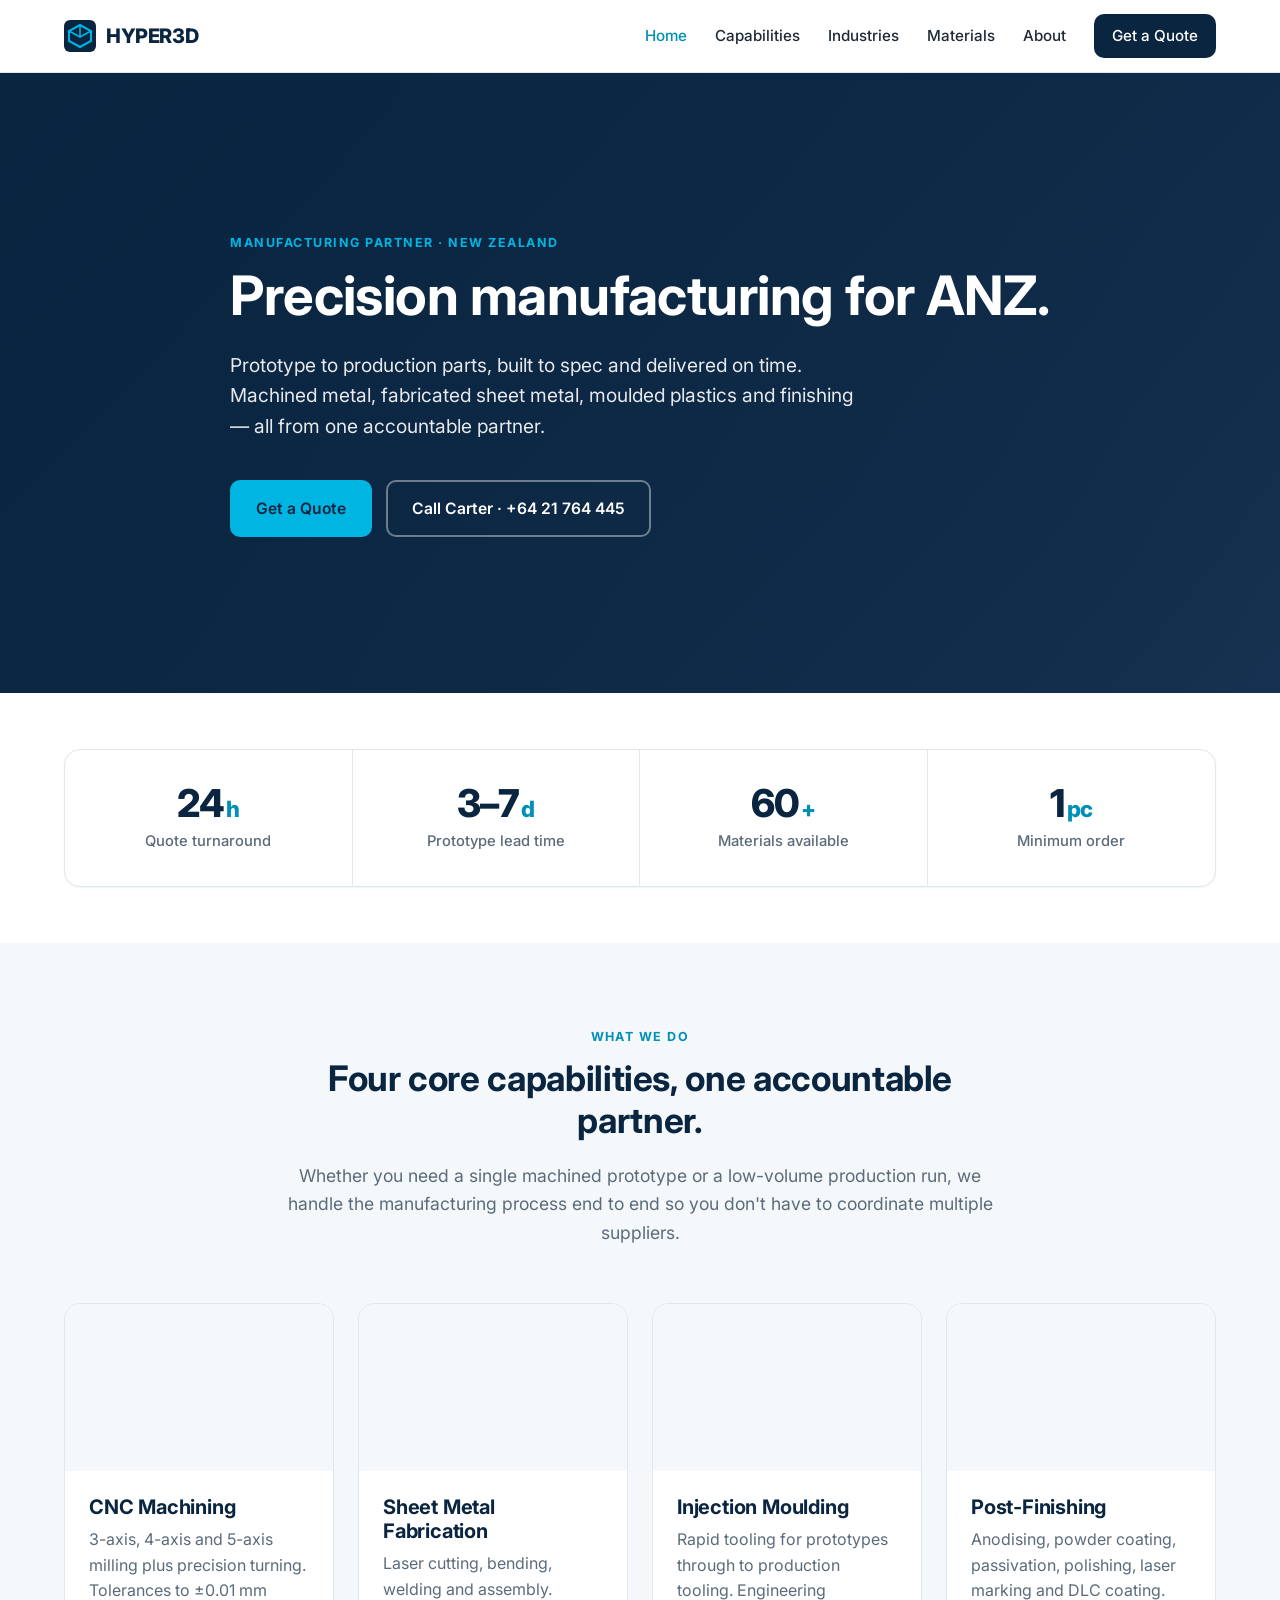
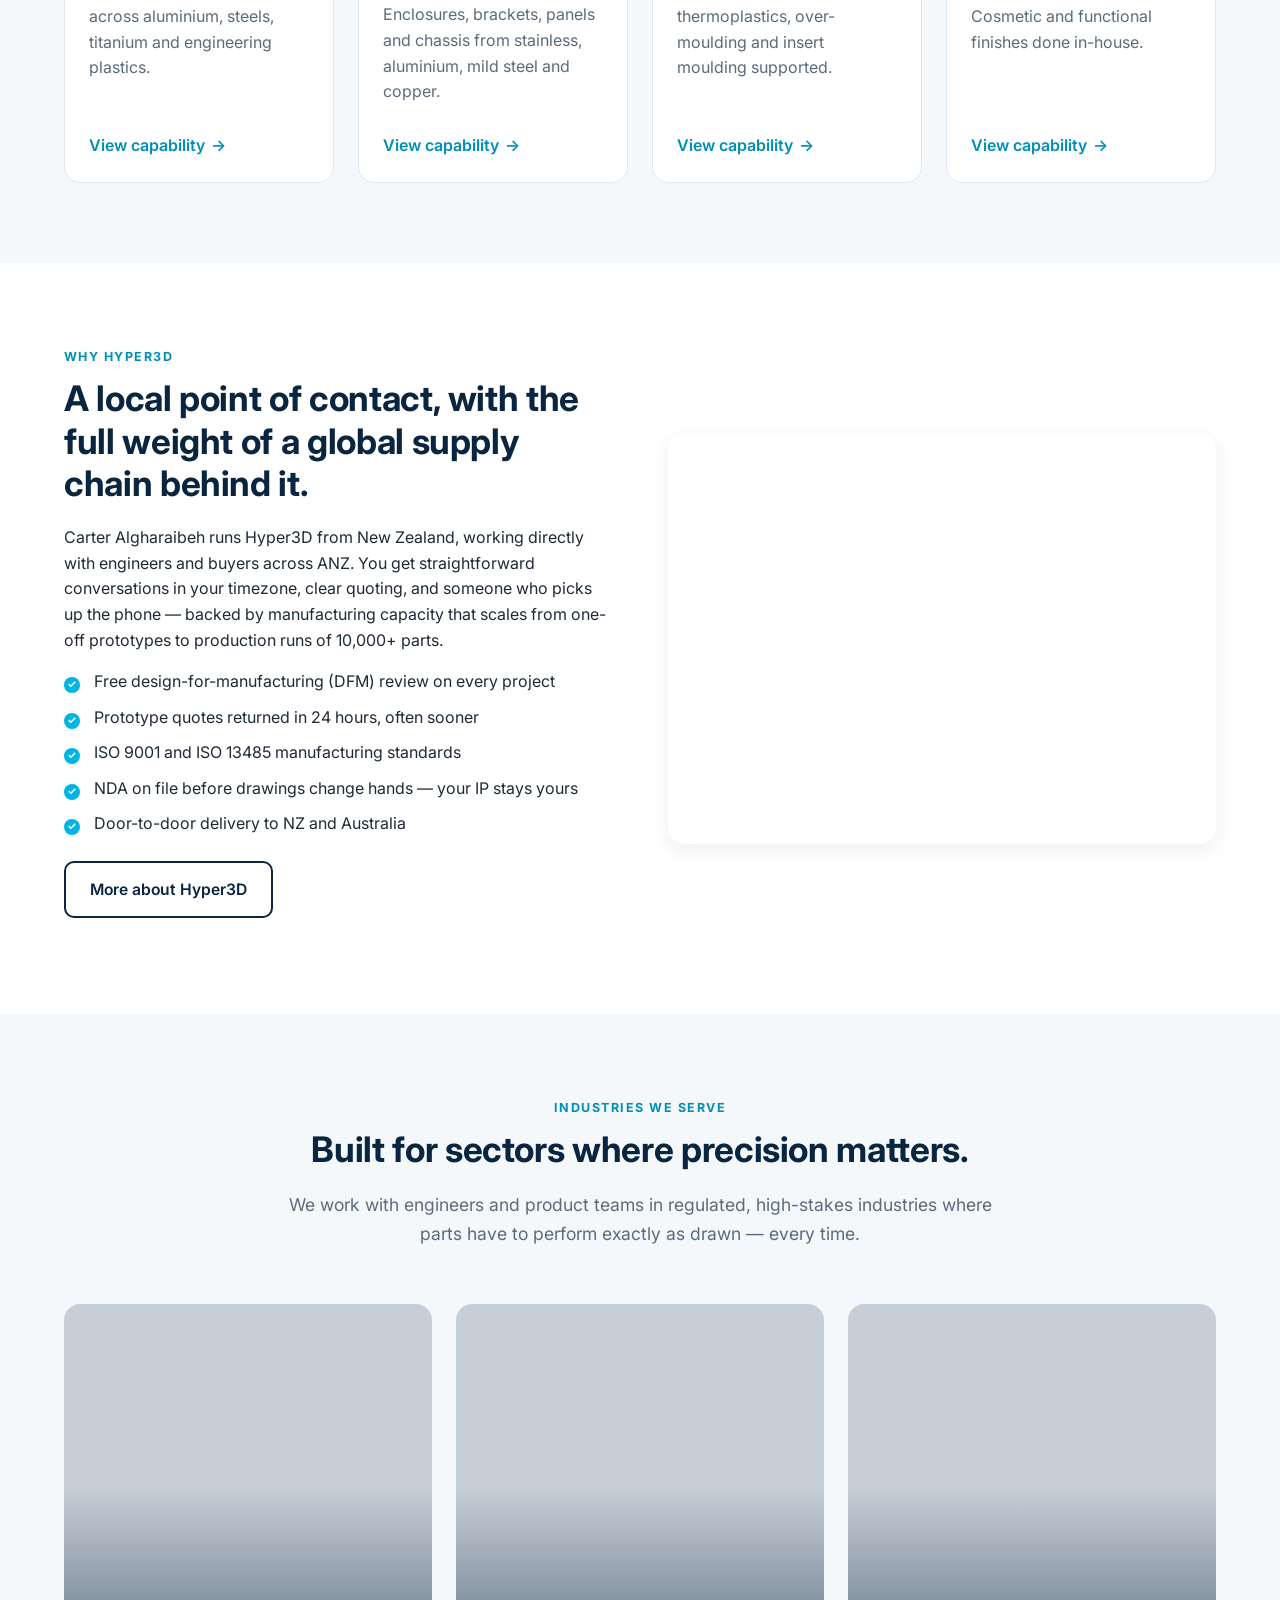
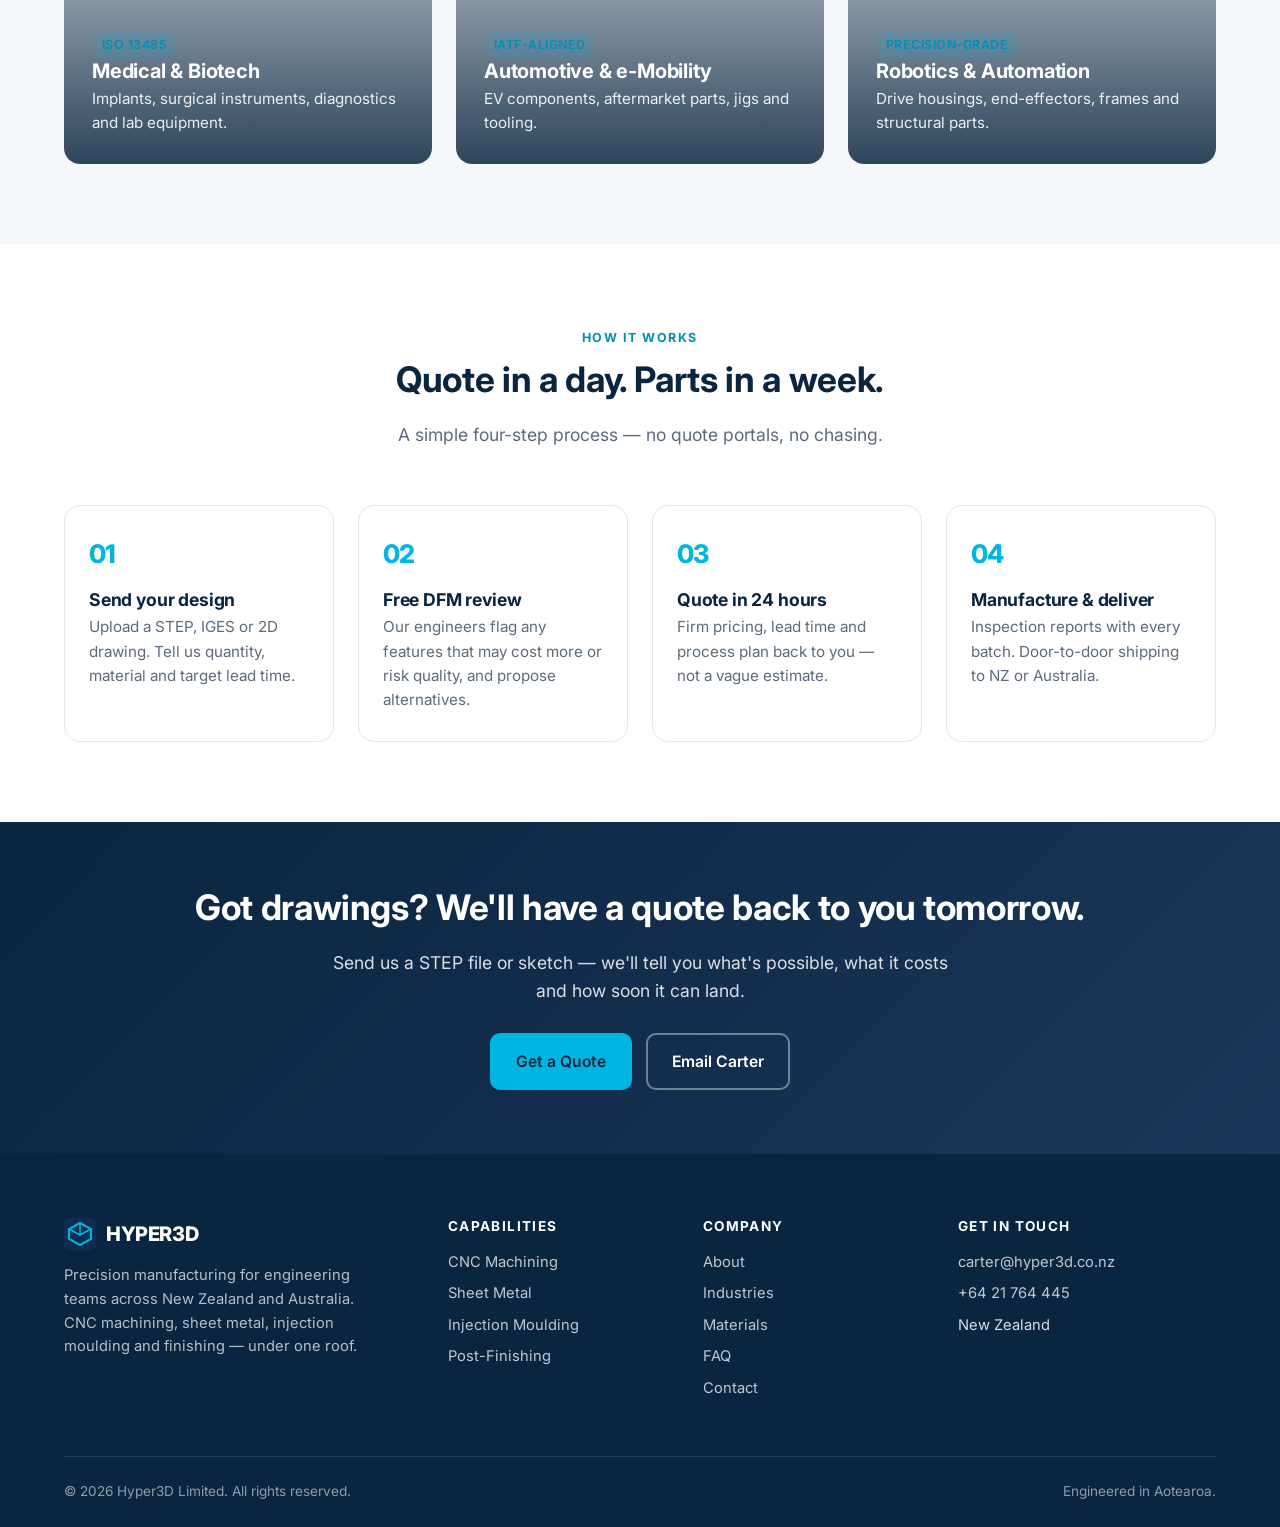
<file: index.html>
<!DOCTYPE html>
<html lang="en-NZ">
<head>
  <meta charset="UTF-8" />
  <meta name="viewport" content="width=device-width, initial-scale=1.0" />
  <title>Hyper3D — Precision Manufacturing for ANZ</title>
  <meta name="description" content="Hyper3D delivers precision CNC machining, sheet metal fabrication, injection moulding and post-finishing for medical, automotive and robotics customers across New Zealand and Australia." />
  <link rel="preconnect" href="https://fonts.googleapis.com" />
  <link rel="preconnect" href="https://fonts.gstatic.com" crossorigin />
  <link href="https://fonts.googleapis.com/css2?family=Inter:wght@400;500;600;700;800&display=swap" rel="stylesheet" />
  <link rel="stylesheet" href="css/styles.css?v=3" />
  <link rel="icon" type="image/svg+xml" href="data:image/svg+xml,%3Csvg xmlns='http://www.w3.org/2000/svg' viewBox='0 0 32 32'%3E%3Crect width='32' height='32' rx='6' fill='%230A2540'/%3E%3Cpath d='M16 5 L27 11 L27 21 L16 27 L5 21 L5 11 Z' stroke='%2300B5E2' stroke-width='2' fill='none'/%3E%3C/svg%3E" />
</head>
<body>

<!-- ============= HEADER ============= -->
<header class="site-header">
  <div class="container">
    <a href="index.html" class="logo" aria-label="Hyper3D home">
      <svg width="32" height="32" viewBox="0 0 32 32" fill="none" aria-hidden="true">
        <rect width="32" height="32" rx="6" fill="#0A2540"/>
        <path d="M16 5 L27 11 L27 21 L16 27 L5 21 L5 11 Z" stroke="#00B5E2" stroke-width="2" fill="none"/>
        <path d="M16 5 L16 17 M16 17 L5 11 M16 17 L27 11" stroke="#00B5E2" stroke-width="1.5" stroke-linecap="round"/>
      </svg>
      <span>HYPER3D</span>
    </a>
    <input type="checkbox" id="nav-toggle" class="nav-toggle" />
    <label for="nav-toggle" class="nav-toggle-label" aria-label="Toggle navigation"><span></span></label>
    <nav class="nav" aria-label="Main">
      <a href="index.html" class="active">Home</a>
      <a href="capabilities/index.html">Capabilities</a>
      <a href="industries.html">Industries</a>
      <a href="materials.html">Materials</a>
      <a href="about.html">About</a>
      <a href="contact.html" class="nav-cta">Get a Quote</a>
    </nav>
  </div>
</header>

<!-- ============= HERO ============= -->
<section class="hero">
  <div class="hero-bg" style="background-image: url('https://images.unsplash.com/photo-1581092335397-9583eb92d232?auto=format&fit=crop&w=2000&q=80');"></div>
  <div class="container">
    <span class="eyebrow">Manufacturing partner · New Zealand</span>
    <h1>Precision manufacturing for ANZ.</h1>
    <p class="lead">Prototype to production parts, built to spec and delivered on time. Machined metal, fabricated sheet metal, moulded plastics and finishing — all from one accountable partner.</p>
    <div class="hero-ctas">
      <a href="contact.html" class="btn btn-primary">Get a Quote</a>
      <a href="tel:+64217644445" class="btn btn-secondary">Call Carter · +64 21 764 445</a>
    </div>
  </div>
</section>

<!-- ============= STATS ============= -->
<section class="section section-tight">
  <div class="container">
    <div class="stats" role="list">
      <div class="stat" role="listitem">
        <div class="stat-number">24<span class="unit">h</span></div>
        <div class="stat-label">Quote turnaround</div>
      </div>
      <div class="stat" role="listitem">
        <div class="stat-number">3–7<span class="unit">d</span></div>
        <div class="stat-label">Prototype lead time</div>
      </div>
      <div class="stat" role="listitem">
        <div class="stat-number">60<span class="unit">+</span></div>
        <div class="stat-label">Materials available</div>
      </div>
      <div class="stat" role="listitem">
        <div class="stat-number">1<span class="unit">pc</span></div>
        <div class="stat-label">Minimum order</div>
      </div>
    </div>
  </div>
</section>

<!-- ============= CAPABILITIES ============= -->
<section class="section section-soft">
  <div class="container">
    <div class="section-header">
      <span class="eyebrow">What we do</span>
      <h2>Four core capabilities, one accountable partner.</h2>
      <p>Whether you need a single machined prototype or a low-volume production run, we handle the manufacturing process end to end so you don't have to coordinate multiple suppliers.</p>
    </div>

    <div class="cards">
      <a href="capabilities/cnc-machining.html" class="card">
        <div class="card-image" style="background-image: url('https://images.unsplash.com/photo-1565043666747-69f6646db940?auto=format&fit=crop&w=900&q=80');"></div>
        <div class="card-body">
          <h3>CNC Machining</h3>
          <p>3-axis, 4-axis and 5-axis milling plus precision turning. Tolerances to ±0.01 mm across aluminium, steels, titanium and engineering plastics.</p>
          <span class="card-link">View capability</span>
        </div>
      </a>

      <a href="capabilities/sheet-metal.html" class="card">
        <div class="card-image" style="background-image: url('https://images.unsplash.com/photo-1504917595217-d4dc5ebe6122?auto=format&fit=crop&w=900&q=80');"></div>
        <div class="card-body">
          <h3>Sheet Metal Fabrication</h3>
          <p>Laser cutting, bending, welding and assembly. Enclosures, brackets, panels and chassis from stainless, aluminium, mild steel and copper.</p>
          <span class="card-link">View capability</span>
        </div>
      </a>

      <a href="capabilities/injection-moulding.html" class="card">
        <div class="card-image" style="background-image: url('https://images.unsplash.com/photo-1581094288338-2314dddb7ece?auto=format&fit=crop&w=900&q=80');"></div>
        <div class="card-body">
          <h3>Injection Moulding</h3>
          <p>Rapid tooling for prototypes through to production tooling. Engineering thermoplastics, over-moulding and insert moulding supported.</p>
          <span class="card-link">View capability</span>
        </div>
      </a>

      <a href="capabilities/post-finishing.html" class="card">
        <div class="card-image" style="background-image: url('https://images.unsplash.com/photo-1574170631083-cad6e1bcd56b?auto=format&fit=crop&w=900&q=80');"></div>
        <div class="card-body">
          <h3>Post-Finishing</h3>
          <p>Anodising, powder coating, passivation, polishing, laser marking and DLC coating. Cosmetic and functional finishes done in-house.</p>
          <span class="card-link">View capability</span>
        </div>
      </a>
    </div>
  </div>
</section>

<!-- ============= TWO COL: WHY HYPER3D ============= -->
<section class="section">
  <div class="container">
    <div class="two-col">
      <div>
        <span class="eyebrow">Why Hyper3D</span>
        <h2>A local point of contact, with the full weight of a global supply chain behind it.</h2>
        <p>Carter Algharaibeh runs Hyper3D from New Zealand, working directly with engineers and buyers across ANZ. You get straightforward conversations in your timezone, clear quoting, and someone who picks up the phone — backed by manufacturing capacity that scales from one-off prototypes to production runs of 10,000+ parts.</p>
        <ul class="checklist">
          <li>Free design-for-manufacturing (DFM) review on every project</li>
          <li>Prototype quotes returned in 24 hours, often sooner</li>
          <li>ISO 9001 and ISO 13485 manufacturing standards</li>
          <li>NDA on file before drawings change hands — your IP stays yours</li>
          <li>Door-to-door delivery to NZ and Australia</li>
        </ul>
        <p style="margin-top: 24px;">
          <a href="about.html" class="btn btn-outline">More about Hyper3D</a>
        </p>
      </div>
      <div class="col-img" style="background-image: url('https://images.unsplash.com/photo-1581092580497-e0d23cbdf1dc?auto=format&fit=crop&w=1200&q=80');"></div>
    </div>
  </div>
</section>

<!-- ============= INDUSTRIES ============= -->
<section class="section section-soft">
  <div class="container">
    <div class="section-header">
      <span class="eyebrow">Industries we serve</span>
      <h2>Built for sectors where precision matters.</h2>
      <p>We work with engineers and product teams in regulated, high-stakes industries where parts have to perform exactly as drawn — every time.</p>
    </div>

    <div class="industry-grid">
      <a href="industries.html#medical" class="industry-tile" style="background-image: url('https://images.unsplash.com/photo-1581595219315-a187dd40c322?auto=format&fit=crop&w=900&q=80');">
        <div>
          <span class="badge">ISO 13485</span>
          <h3>Medical &amp; Biotech</h3>
          <p>Implants, surgical instruments, diagnostics and lab equipment.</p>
        </div>
      </a>

      <a href="industries.html#automotive" class="industry-tile" style="background-image: url('https://images.unsplash.com/photo-1487754180451-c456f719a1fc?auto=format&fit=crop&w=900&q=80');">
        <div>
          <span class="badge">IATF-aligned</span>
          <h3>Automotive &amp; e-Mobility</h3>
          <p>EV components, aftermarket parts, jigs and tooling.</p>
        </div>
      </a>

      <a href="industries.html#robotics" class="industry-tile" style="background-image: url('https://images.unsplash.com/photo-1485827404703-89b55fcc595e?auto=format&fit=crop&w=900&q=80');">
        <div>
          <span class="badge">Precision-grade</span>
          <h3>Robotics &amp; Automation</h3>
          <p>Drive housings, end-effectors, frames and structural parts.</p>
        </div>
      </a>
    </div>
  </div>
</section>

<!-- ============= PROCESS ============= -->
<section class="section">
  <div class="container">
    <div class="section-header">
      <span class="eyebrow">How it works</span>
      <h2>Quote in a day. Parts in a week.</h2>
      <p>A simple four-step process — no quote portals, no chasing.</p>
    </div>

    <div class="process">
      <div class="process-step">
        <h3>Send your design</h3>
        <p>Upload a STEP, IGES or 2D drawing. Tell us quantity, material and target lead time.</p>
      </div>
      <div class="process-step">
        <h3>Free DFM review</h3>
        <p>Our engineers flag any features that may cost more or risk quality, and propose alternatives.</p>
      </div>
      <div class="process-step">
        <h3>Quote in 24 hours</h3>
        <p>Firm pricing, lead time and process plan back to you — not a vague estimate.</p>
      </div>
      <div class="process-step">
        <h3>Manufacture &amp; deliver</h3>
        <p>Inspection reports with every batch. Door-to-door shipping to NZ or Australia.</p>
      </div>
    </div>
  </div>
</section>

<!-- ============= CTA STRIP ============= -->
<section class="cta-strip">
  <div class="container">
    <h2>Got drawings? We'll have a quote back to you tomorrow.</h2>
    <p>Send us a STEP file or sketch — we'll tell you what's possible, what it costs and how soon it can land.</p>
    <div class="hero-ctas">
      <a href="contact.html" class="btn btn-primary">Get a Quote</a>
      <a href="mailto:carter@hyper3d.co.nz" class="btn btn-secondary">Email Carter</a>
    </div>
  </div>
</section>

<!-- ============= FOOTER ============= -->
<footer class="site-footer">
  <div class="container">
    <div class="footer-grid">
      <div class="footer-brand">
        <div class="logo">
          <svg width="32" height="32" viewBox="0 0 32 32" fill="none" aria-hidden="true">
            <rect width="32" height="32" rx="6" fill="#0F2D4F"/>
            <path d="M16 5 L27 11 L27 21 L16 27 L5 21 L5 11 Z" stroke="#00B5E2" stroke-width="2" fill="none"/>
            <path d="M16 5 L16 17 M16 17 L5 11 M16 17 L27 11" stroke="#00B5E2" stroke-width="1.5" stroke-linecap="round"/>
          </svg>
          <span>HYPER3D</span>
        </div>
        <p>Precision manufacturing for engineering teams across New Zealand and Australia. CNC machining, sheet metal, injection moulding and finishing — under one roof.</p>
      </div>

      <div>
        <h4>Capabilities</h4>
        <ul>
          <li><a href="capabilities/cnc-machining.html">CNC Machining</a></li>
          <li><a href="capabilities/sheet-metal.html">Sheet Metal</a></li>
          <li><a href="capabilities/injection-moulding.html">Injection Moulding</a></li>
          <li><a href="capabilities/post-finishing.html">Post-Finishing</a></li>
        </ul>
      </div>

      <div>
        <h4>Company</h4>
        <ul>
          <li><a href="about.html">About</a></li>
          <li><a href="industries.html">Industries</a></li>
          <li><a href="materials.html">Materials</a></li>
          <li><a href="faq.html">FAQ</a></li>
          <li><a href="contact.html">Contact</a></li>
        </ul>
      </div>

      <div>
        <h4>Get in touch</h4>
        <ul>
          <li><a href="mailto:carter@hyper3d.co.nz">carter@hyper3d.co.nz</a></li>
          <li><a href="tel:+64217644445">+64 21 764 445</a></li>
          <li>New Zealand</li>
        </ul>
      </div>
    </div>

    <div class="footer-bottom">
      <div>© <span id="year">2026</span> Hyper3D Limited. All rights reserved.</div>
      <div>Engineered in Aotearoa.</div>
    </div>
  </div>
</footer>

</body>
</html>
</file>
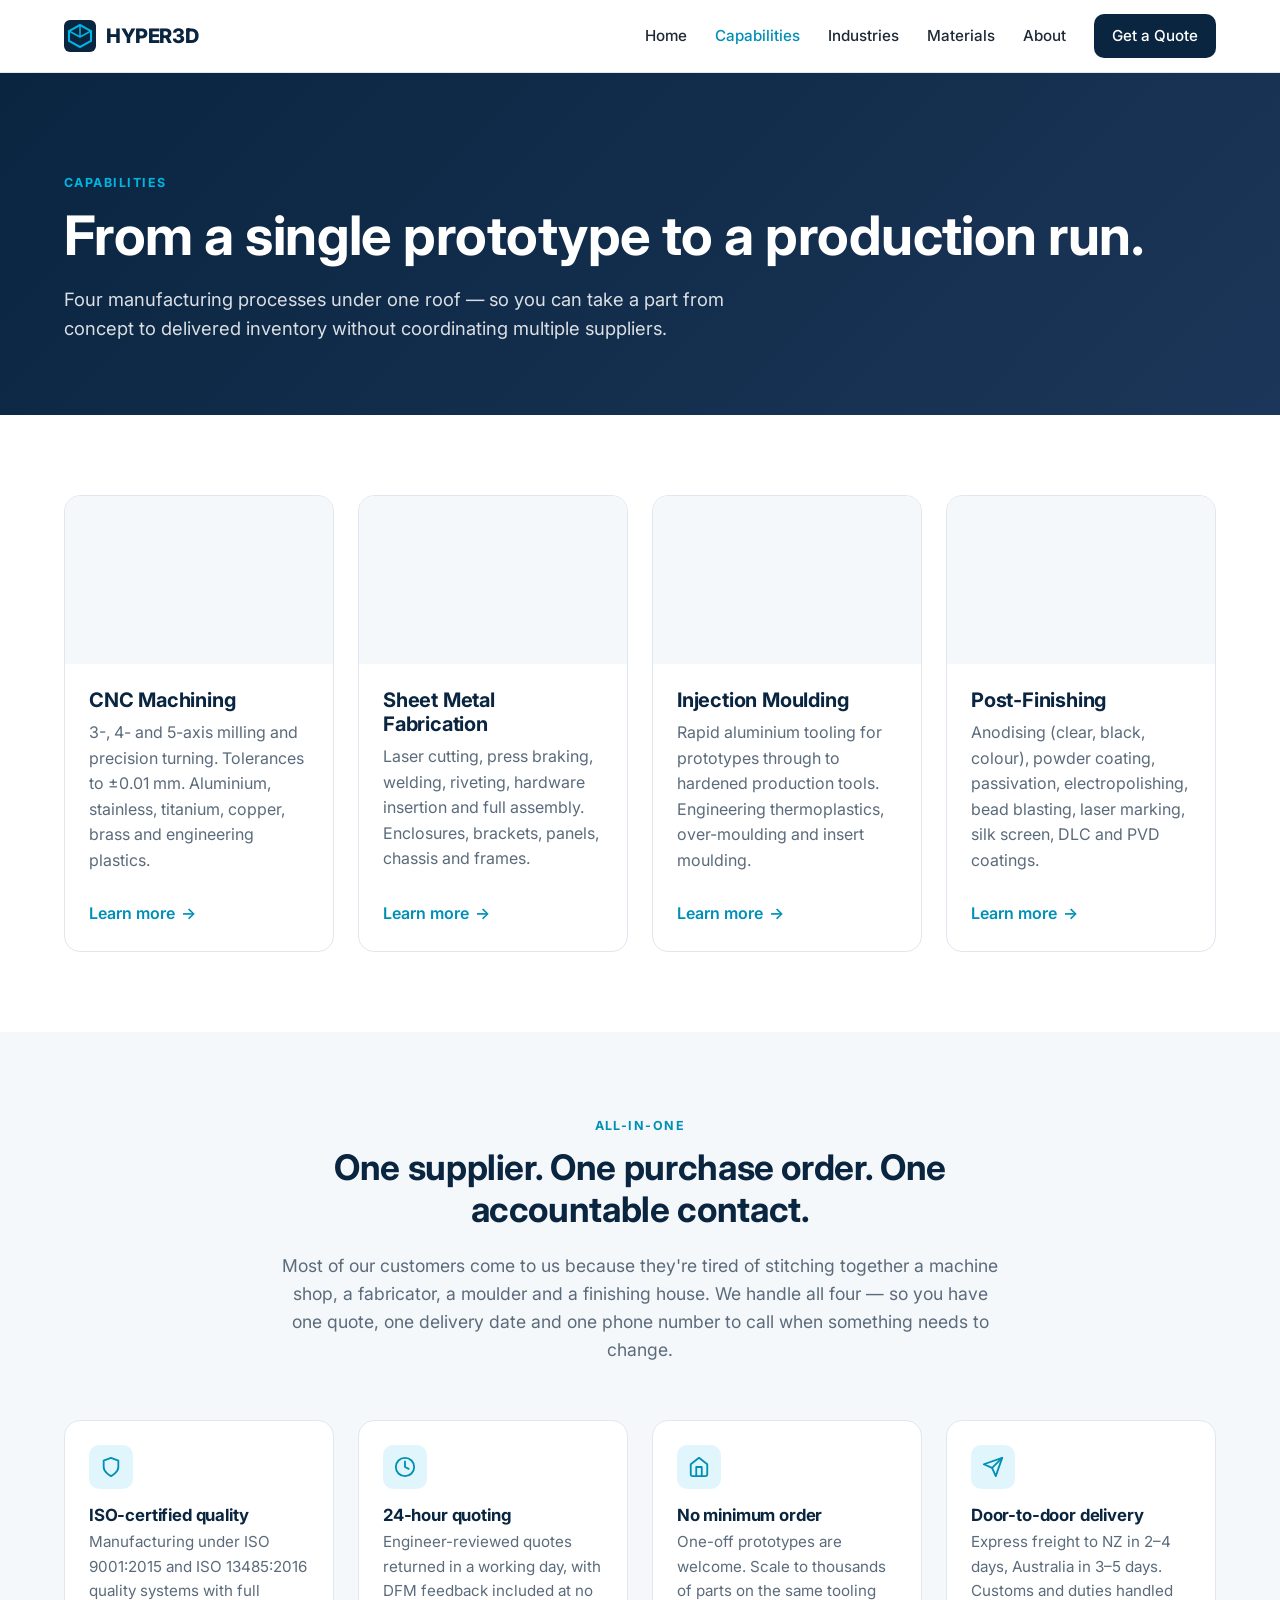
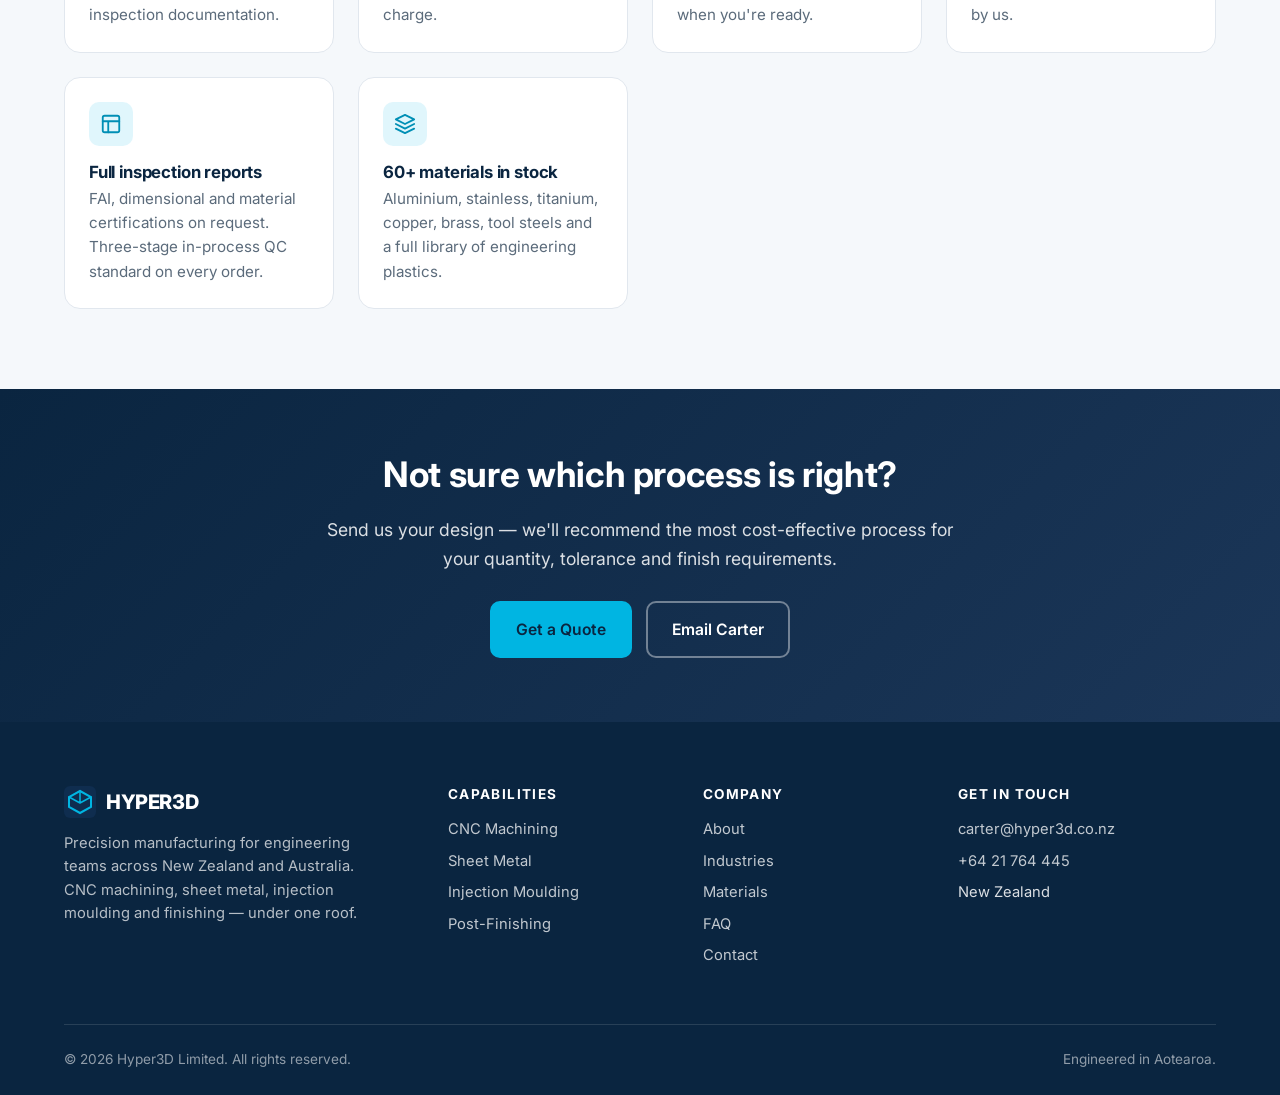
<file: capabilities/index.html>
<!DOCTYPE html>
<html lang="en-NZ">
<head>
  <meta charset="UTF-8" />
  <meta name="viewport" content="width=device-width, initial-scale=1.0" />
  <title>Capabilities — Hyper3D</title>
  <meta name="description" content="CNC machining, sheet metal fabrication, injection moulding and post-finishing services from Hyper3D — precision manufacturing for ANZ." />
  <link rel="preconnect" href="https://fonts.googleapis.com" />
  <link rel="preconnect" href="https://fonts.gstatic.com" crossorigin />
  <link href="https://fonts.googleapis.com/css2?family=Inter:wght@400;500;600;700;800&display=swap" rel="stylesheet" />
  <link rel="stylesheet" href="../css/styles.css?v=3" />
  <link rel="icon" type="image/svg+xml" href="data:image/svg+xml,%3Csvg xmlns='http://www.w3.org/2000/svg' viewBox='0 0 32 32'%3E%3Crect width='32' height='32' rx='6' fill='%230A2540'/%3E%3Cpath d='M16 5 L27 11 L27 21 L16 27 L5 21 L5 11 Z' stroke='%2300B5E2' stroke-width='2' fill='none'/%3E%3C/svg%3E" />
</head>
<body>

<header class="site-header">
  <div class="container">
    <a href="../index.html" class="logo" aria-label="Hyper3D home">
      <svg width="32" height="32" viewBox="0 0 32 32" fill="none" aria-hidden="true">
        <rect width="32" height="32" rx="6" fill="#0A2540"/>
        <path d="M16 5 L27 11 L27 21 L16 27 L5 21 L5 11 Z" stroke="#00B5E2" stroke-width="2" fill="none"/>
        <path d="M16 5 L16 17 M16 17 L5 11 M16 17 L27 11" stroke="#00B5E2" stroke-width="1.5" stroke-linecap="round"/>
      </svg>
      <span>HYPER3D</span>
    </a>
    <input type="checkbox" id="nav-toggle" class="nav-toggle" />
    <label for="nav-toggle" class="nav-toggle-label" aria-label="Toggle navigation"><span></span></label>
    <nav class="nav" aria-label="Main">
      <a href="../index.html">Home</a>
      <a href="index.html" class="active">Capabilities</a>
      <a href="../industries.html">Industries</a>
      <a href="../materials.html">Materials</a>
      <a href="../about.html">About</a>
      <a href="../contact.html" class="nav-cta">Get a Quote</a>
    </nav>
  </div>
</header>

<section class="page-hero">
  <div class="container">
    <span class="eyebrow">Capabilities</span>
    <h1>From a single prototype to a production run.</h1>
    <p>Four manufacturing processes under one roof — so you can take a part from concept to delivered inventory without coordinating multiple suppliers.</p>
  </div>
</section>

<section class="section">
  <div class="container">
    <div class="cards">
      <a href="cnc-machining.html" class="card">
        <div class="card-image" style="background-image: url('https://images.unsplash.com/photo-1565043666747-69f6646db940?auto=format&fit=crop&w=900&q=80');"></div>
        <div class="card-body">
          <h3>CNC Machining</h3>
          <p>3-, 4- and 5-axis milling and precision turning. Tolerances to ±0.01 mm. Aluminium, stainless, titanium, copper, brass and engineering plastics.</p>
          <span class="card-link">Learn more</span>
        </div>
      </a>

      <a href="sheet-metal.html" class="card">
        <div class="card-image" style="background-image: url('https://images.unsplash.com/photo-1504917595217-d4dc5ebe6122?auto=format&fit=crop&w=900&q=80');"></div>
        <div class="card-body">
          <h3>Sheet Metal Fabrication</h3>
          <p>Laser cutting, press braking, welding, riveting, hardware insertion and full assembly. Enclosures, brackets, panels, chassis and frames.</p>
          <span class="card-link">Learn more</span>
        </div>
      </a>

      <a href="injection-moulding.html" class="card">
        <div class="card-image" style="background-image: url('https://images.unsplash.com/photo-1581094288338-2314dddb7ece?auto=format&fit=crop&w=900&q=80');"></div>
        <div class="card-body">
          <h3>Injection Moulding</h3>
          <p>Rapid aluminium tooling for prototypes through to hardened production tools. Engineering thermoplastics, over-moulding and insert moulding.</p>
          <span class="card-link">Learn more</span>
        </div>
      </a>

      <a href="post-finishing.html" class="card">
        <div class="card-image" style="background-image: url('https://images.unsplash.com/photo-1574170631083-cad6e1bcd56b?auto=format&fit=crop&w=900&q=80');"></div>
        <div class="card-body">
          <h3>Post-Finishing</h3>
          <p>Anodising (clear, black, colour), powder coating, passivation, electropolishing, bead blasting, laser marking, silk screen, DLC and PVD coatings.</p>
          <span class="card-link">Learn more</span>
        </div>
      </a>
    </div>
  </div>
</section>

<section class="section section-soft">
  <div class="container">
    <div class="section-header">
      <span class="eyebrow">All-in-one</span>
      <h2>One supplier. One purchase order. One accountable contact.</h2>
      <p>Most of our customers come to us because they're tired of stitching together a machine shop, a fabricator, a moulder and a finishing house. We handle all four — so you have one quote, one delivery date and one phone number to call when something needs to change.</p>
    </div>

    <div class="features">
      <div class="feature">
        <div class="feature-icon">
          <svg width="22" height="22" viewBox="0 0 24 24" fill="none" stroke="currentColor" stroke-width="2" stroke-linecap="round" stroke-linejoin="round"><path d="M12 22s8-4 8-10V5l-8-3-8 3v7c0 6 8 10 8 10z"/></svg>
        </div>
        <h3>ISO-certified quality</h3>
        <p>Manufacturing under ISO 9001:2015 and ISO 13485:2016 quality systems with full inspection documentation.</p>
      </div>
      <div class="feature">
        <div class="feature-icon">
          <svg width="22" height="22" viewBox="0 0 24 24" fill="none" stroke="currentColor" stroke-width="2" stroke-linecap="round" stroke-linejoin="round"><circle cx="12" cy="12" r="10"/><polyline points="12 6 12 12 16 14"/></svg>
        </div>
        <h3>24-hour quoting</h3>
        <p>Engineer-reviewed quotes returned in a working day, with DFM feedback included at no charge.</p>
      </div>
      <div class="feature">
        <div class="feature-icon">
          <svg width="22" height="22" viewBox="0 0 24 24" fill="none" stroke="currentColor" stroke-width="2" stroke-linecap="round" stroke-linejoin="round"><path d="M3 9l9-7 9 7v11a2 2 0 0 1-2 2H5a2 2 0 0 1-2-2z"/><polyline points="9 22 9 12 15 12 15 22"/></svg>
        </div>
        <h3>No minimum order</h3>
        <p>One-off prototypes are welcome. Scale to thousands of parts on the same tooling when you're ready.</p>
      </div>
      <div class="feature">
        <div class="feature-icon">
          <svg width="22" height="22" viewBox="0 0 24 24" fill="none" stroke="currentColor" stroke-width="2" stroke-linecap="round" stroke-linejoin="round"><line x1="22" y1="2" x2="11" y2="13"/><polygon points="22 2 15 22 11 13 2 9 22 2"/></svg>
        </div>
        <h3>Door-to-door delivery</h3>
        <p>Express freight to NZ in 2–4 days, Australia in 3–5 days. Customs and duties handled by us.</p>
      </div>
      <div class="feature">
        <div class="feature-icon">
          <svg width="22" height="22" viewBox="0 0 24 24" fill="none" stroke="currentColor" stroke-width="2" stroke-linecap="round" stroke-linejoin="round"><rect x="3" y="3" width="18" height="18" rx="2"/><path d="M3 9h18M9 21V9"/></svg>
        </div>
        <h3>Full inspection reports</h3>
        <p>FAI, dimensional and material certifications on request. Three-stage in-process QC standard on every order.</p>
      </div>
      <div class="feature">
        <div class="feature-icon">
          <svg width="22" height="22" viewBox="0 0 24 24" fill="none" stroke="currentColor" stroke-width="2" stroke-linecap="round" stroke-linejoin="round"><path d="M12 2L2 7l10 5 10-5-10-5z"/><path d="M2 17l10 5 10-5"/><path d="M2 12l10 5 10-5"/></svg>
        </div>
        <h3>60+ materials in stock</h3>
        <p>Aluminium, stainless, titanium, copper, brass, tool steels and a full library of engineering plastics.</p>
      </div>
    </div>
  </div>
</section>

<section class="cta-strip">
  <div class="container">
    <h2>Not sure which process is right?</h2>
    <p>Send us your design — we'll recommend the most cost-effective process for your quantity, tolerance and finish requirements.</p>
    <div class="hero-ctas">
      <a href="../contact.html" class="btn btn-primary">Get a Quote</a>
      <a href="mailto:carter@hyper3d.co.nz" class="btn btn-secondary">Email Carter</a>
    </div>
  </div>
</section>

<footer class="site-footer">
  <div class="container">
    <div class="footer-grid">
      <div class="footer-brand">
        <div class="logo">
          <svg width="32" height="32" viewBox="0 0 32 32" fill="none" aria-hidden="true">
            <rect width="32" height="32" rx="6" fill="#0F2D4F"/>
            <path d="M16 5 L27 11 L27 21 L16 27 L5 21 L5 11 Z" stroke="#00B5E2" stroke-width="2" fill="none"/>
            <path d="M16 5 L16 17 M16 17 L5 11 M16 17 L27 11" stroke="#00B5E2" stroke-width="1.5" stroke-linecap="round"/>
          </svg>
          <span>HYPER3D</span>
        </div>
        <p>Precision manufacturing for engineering teams across New Zealand and Australia. CNC machining, sheet metal, injection moulding and finishing — under one roof.</p>
      </div>
      <div>
        <h4>Capabilities</h4>
        <ul>
          <li><a href="cnc-machining.html">CNC Machining</a></li>
          <li><a href="sheet-metal.html">Sheet Metal</a></li>
          <li><a href="injection-moulding.html">Injection Moulding</a></li>
          <li><a href="post-finishing.html">Post-Finishing</a></li>
        </ul>
      </div>
      <div>
        <h4>Company</h4>
        <ul>
          <li><a href="../about.html">About</a></li>
          <li><a href="../industries.html">Industries</a></li>
          <li><a href="../materials.html">Materials</a></li>
          <li><a href="../faq.html">FAQ</a></li>
          <li><a href="../contact.html">Contact</a></li>
        </ul>
      </div>
      <div>
        <h4>Get in touch</h4>
        <ul>
          <li><a href="mailto:carter@hyper3d.co.nz">carter@hyper3d.co.nz</a></li>
          <li><a href="tel:+64217644445">+64 21 764 445</a></li>
          <li>New Zealand</li>
        </ul>
      </div>
    </div>
    <div class="footer-bottom">
      <div>© 2026 Hyper3D Limited. All rights reserved.</div>
      <div>Engineered in Aotearoa.</div>
    </div>
  </div>
</footer>

</body>
</html>
</file>
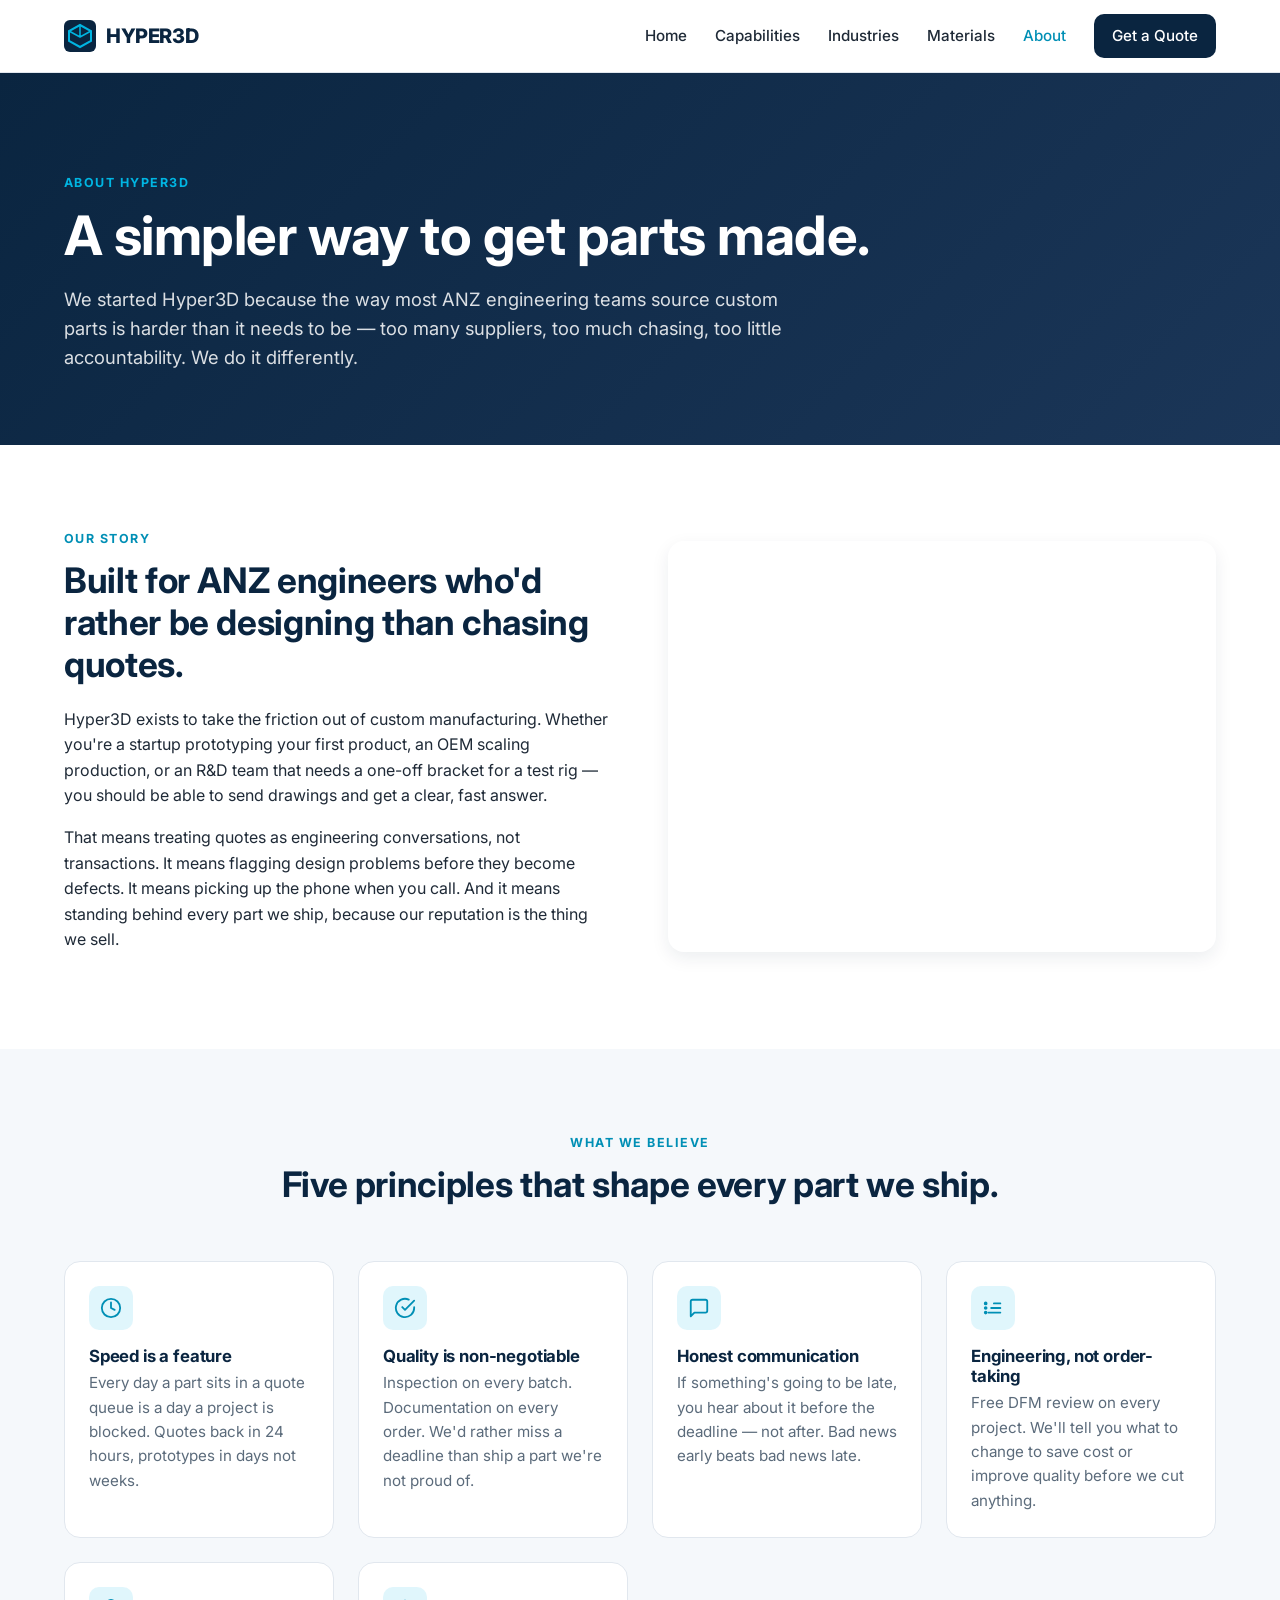
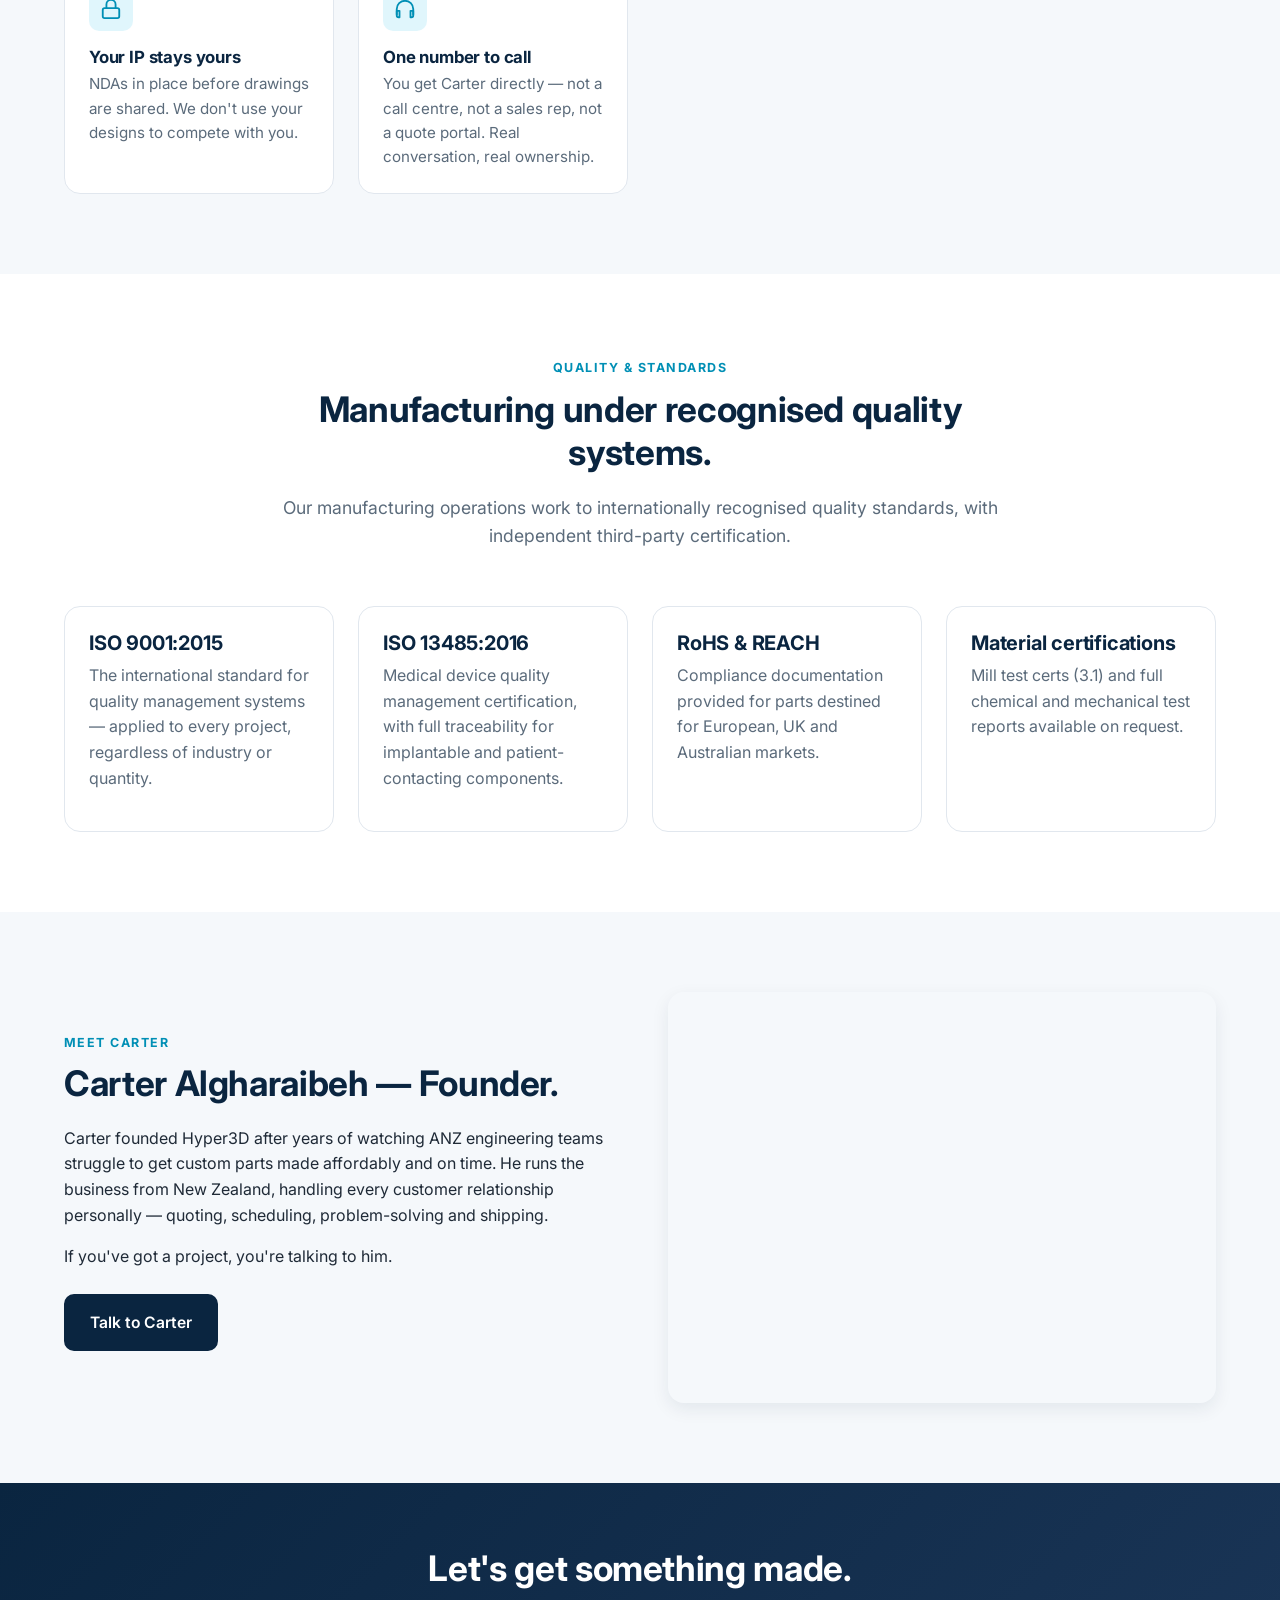
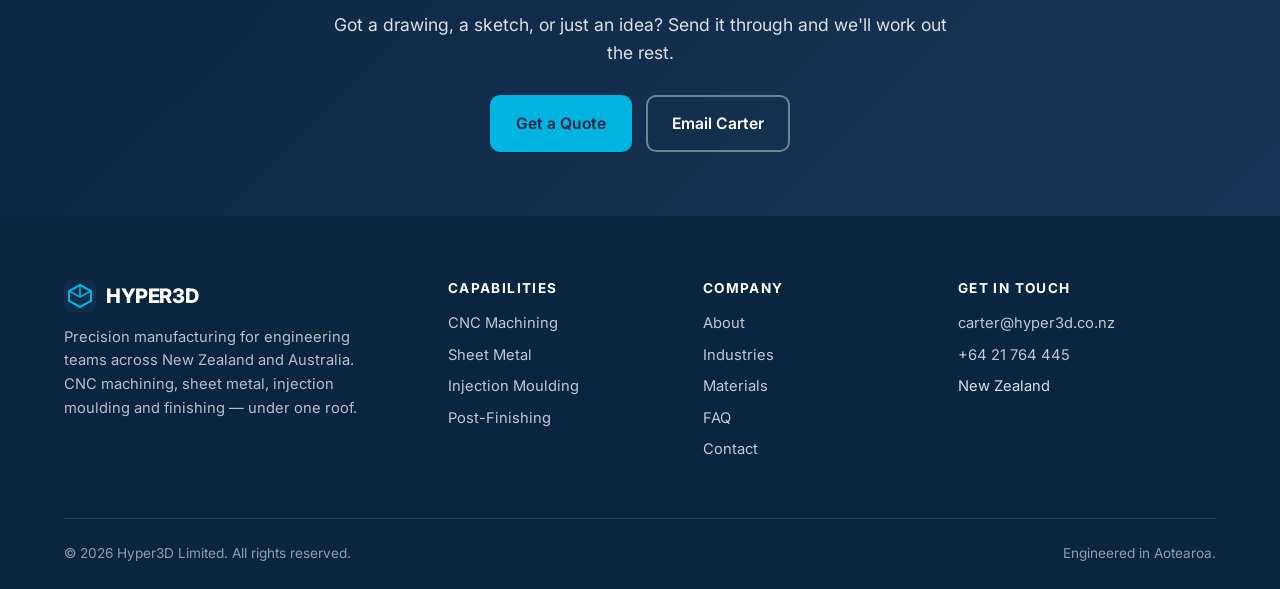
<file: about.html>
<!DOCTYPE html>
<html lang="en-NZ">
<head>
  <meta charset="UTF-8" />
  <meta name="viewport" content="width=device-width, initial-scale=1.0" />
  <title>About — Hyper3D</title>
  <meta name="description" content="Hyper3D is a New Zealand–based precision manufacturing partner serving engineering teams across ANZ. Run by Carter Algharaibeh." />
  <link rel="preconnect" href="https://fonts.googleapis.com" />
  <link rel="preconnect" href="https://fonts.gstatic.com" crossorigin />
  <link href="https://fonts.googleapis.com/css2?family=Inter:wght@400;500;600;700;800&display=swap" rel="stylesheet" />
  <link rel="stylesheet" href="css/styles.css?v=3" />
  <link rel="icon" type="image/svg+xml" href="data:image/svg+xml,%3Csvg xmlns='http://www.w3.org/2000/svg' viewBox='0 0 32 32'%3E%3Crect width='32' height='32' rx='6' fill='%230A2540'/%3E%3Cpath d='M16 5 L27 11 L27 21 L16 27 L5 21 L5 11 Z' stroke='%2300B5E2' stroke-width='2' fill='none'/%3E%3C/svg%3E" />
</head>
<body>

<header class="site-header">
  <div class="container">
    <a href="index.html" class="logo" aria-label="Hyper3D home">
      <svg width="32" height="32" viewBox="0 0 32 32" fill="none" aria-hidden="true">
        <rect width="32" height="32" rx="6" fill="#0A2540"/>
        <path d="M16 5 L27 11 L27 21 L16 27 L5 21 L5 11 Z" stroke="#00B5E2" stroke-width="2" fill="none"/>
        <path d="M16 5 L16 17 M16 17 L5 11 M16 17 L27 11" stroke="#00B5E2" stroke-width="1.5" stroke-linecap="round"/>
      </svg>
      <span>HYPER3D</span>
    </a>
    <input type="checkbox" id="nav-toggle" class="nav-toggle" />
    <label for="nav-toggle" class="nav-toggle-label" aria-label="Toggle navigation"><span></span></label>
    <nav class="nav" aria-label="Main">
      <a href="index.html">Home</a>
      <a href="capabilities/index.html">Capabilities</a>
      <a href="industries.html">Industries</a>
      <a href="materials.html">Materials</a>
      <a href="about.html" class="active">About</a>
      <a href="contact.html" class="nav-cta">Get a Quote</a>
    </nav>
  </div>
</header>

<section class="page-hero">
  <div class="container">
    <span class="eyebrow">About Hyper3D</span>
    <h1>A simpler way to get parts made.</h1>
    <p>We started Hyper3D because the way most ANZ engineering teams source custom parts is harder than it needs to be — too many suppliers, too much chasing, too little accountability. We do it differently.</p>
  </div>
</section>

<section class="section">
  <div class="container">
    <div class="two-col">
      <div>
        <span class="eyebrow">Our story</span>
        <h2>Built for ANZ engineers who'd rather be designing than chasing quotes.</h2>
        <p>Hyper3D exists to take the friction out of custom manufacturing. Whether you're a startup prototyping your first product, an OEM scaling production, or an R&amp;D team that needs a one-off bracket for a test rig — you should be able to send drawings and get a clear, fast answer.</p>
        <p>That means treating quotes as engineering conversations, not transactions. It means flagging design problems before they become defects. It means picking up the phone when you call. And it means standing behind every part we ship, because our reputation is the thing we sell.</p>
      </div>
      <div class="col-img" style="background-image: url('https://images.unsplash.com/photo-1581094794329-c8112a89af12?auto=format&fit=crop&w=1200&q=80');"></div>
    </div>
  </div>
</section>

<section class="section section-soft">
  <div class="container">
    <div class="section-header">
      <span class="eyebrow">What we believe</span>
      <h2>Five principles that shape every part we ship.</h2>
    </div>

    <div class="features">
      <div class="feature">
        <div class="feature-icon">
          <svg width="22" height="22" viewBox="0 0 24 24" fill="none" stroke="currentColor" stroke-width="2" stroke-linecap="round" stroke-linejoin="round"><circle cx="12" cy="12" r="10"/><polyline points="12 6 12 12 16 14"/></svg>
        </div>
        <h3>Speed is a feature</h3>
        <p>Every day a part sits in a quote queue is a day a project is blocked. Quotes back in 24 hours, prototypes in days not weeks.</p>
      </div>
      <div class="feature">
        <div class="feature-icon">
          <svg width="22" height="22" viewBox="0 0 24 24" fill="none" stroke="currentColor" stroke-width="2" stroke-linecap="round" stroke-linejoin="round"><path d="M22 11.08V12a10 10 0 1 1-5.93-9.14"/><polyline points="22 4 12 14.01 9 11.01"/></svg>
        </div>
        <h3>Quality is non-negotiable</h3>
        <p>Inspection on every batch. Documentation on every order. We'd rather miss a deadline than ship a part we're not proud of.</p>
      </div>
      <div class="feature">
        <div class="feature-icon">
          <svg width="22" height="22" viewBox="0 0 24 24" fill="none" stroke="currentColor" stroke-width="2" stroke-linecap="round" stroke-linejoin="round"><path d="M21 15a2 2 0 0 1-2 2H7l-4 4V5a2 2 0 0 1 2-2h14a2 2 0 0 1 2 2z"/></svg>
        </div>
        <h3>Honest communication</h3>
        <p>If something's going to be late, you hear about it before the deadline — not after. Bad news early beats bad news late.</p>
      </div>
      <div class="feature">
        <div class="feature-icon">
          <svg width="22" height="22" viewBox="0 0 24 24" fill="none" stroke="currentColor" stroke-width="2" stroke-linecap="round" stroke-linejoin="round"><path d="M20 7h-7m7 5H10m10 5H7"/><circle cx="4" cy="7" r="1"/><circle cx="4" cy="12" r="1"/><circle cx="4" cy="17" r="1"/></svg>
        </div>
        <h3>Engineering, not order-taking</h3>
        <p>Free DFM review on every project. We'll tell you what to change to save cost or improve quality before we cut anything.</p>
      </div>
      <div class="feature">
        <div class="feature-icon">
          <svg width="22" height="22" viewBox="0 0 24 24" fill="none" stroke="currentColor" stroke-width="2" stroke-linecap="round" stroke-linejoin="round"><rect x="3" y="11" width="18" height="11" rx="2" ry="2"/><path d="M7 11V7a5 5 0 0 1 10 0v4"/></svg>
        </div>
        <h3>Your IP stays yours</h3>
        <p>NDAs in place before drawings are shared. We don't use your designs to compete with you.</p>
      </div>
      <div class="feature">
        <div class="feature-icon">
          <svg width="22" height="22" viewBox="0 0 24 24" fill="none" stroke="currentColor" stroke-width="2" stroke-linecap="round" stroke-linejoin="round"><path d="M3 18v-6a9 9 0 0 1 18 0v6"/><path d="M21 19a2 2 0 0 1-2 2h-1v-7h3v5zM3 19a2 2 0 0 0 2 2h1v-7H3v5z"/></svg>
        </div>
        <h3>One number to call</h3>
        <p>You get Carter directly — not a call centre, not a sales rep, not a quote portal. Real conversation, real ownership.</p>
      </div>
    </div>
  </div>
</section>

<section class="section">
  <div class="container">
    <div class="section-header">
      <span class="eyebrow">Quality &amp; standards</span>
      <h2>Manufacturing under recognised quality systems.</h2>
      <p>Our manufacturing operations work to internationally recognised quality standards, with independent third-party certification.</p>
    </div>

    <div class="cards">
      <div class="card">
        <div class="card-body">
          <h3>ISO 9001:2015</h3>
          <p>The international standard for quality management systems — applied to every project, regardless of industry or quantity.</p>
        </div>
      </div>
      <div class="card">
        <div class="card-body">
          <h3>ISO 13485:2016</h3>
          <p>Medical device quality management certification, with full traceability for implantable and patient-contacting components.</p>
        </div>
      </div>
      <div class="card">
        <div class="card-body">
          <h3>RoHS &amp; REACH</h3>
          <p>Compliance documentation provided for parts destined for European, UK and Australian markets.</p>
        </div>
      </div>
      <div class="card">
        <div class="card-body">
          <h3>Material certifications</h3>
          <p>Mill test certs (3.1) and full chemical and mechanical test reports available on request.</p>
        </div>
      </div>
    </div>
  </div>
</section>

<section class="section section-soft">
  <div class="container">
    <div class="two-col reverse">
      <div class="col-img" style="background-image: url('https://images.unsplash.com/photo-1551434678-e076c223a692?auto=format&fit=crop&w=1200&q=80');"></div>
      <div>
        <span class="eyebrow">Meet Carter</span>
        <h2>Carter Algharaibeh — Founder.</h2>
        <p>Carter founded Hyper3D after years of watching ANZ engineering teams struggle to get custom parts made affordably and on time. He runs the business from New Zealand, handling every customer relationship personally — quoting, scheduling, problem-solving and shipping.</p>
        <p>If you've got a project, you're talking to him.</p>
        <p style="margin-top: 24px;">
          <a href="contact.html" class="btn btn-dark">Talk to Carter</a>
        </p>
      </div>
    </div>
  </div>
</section>

<section class="cta-strip">
  <div class="container">
    <h2>Let's get something made.</h2>
    <p>Got a drawing, a sketch, or just an idea? Send it through and we'll work out the rest.</p>
    <div class="hero-ctas">
      <a href="contact.html" class="btn btn-primary">Get a Quote</a>
      <a href="mailto:carter@hyper3d.co.nz" class="btn btn-secondary">Email Carter</a>
    </div>
  </div>
</section>

<footer class="site-footer">
  <div class="container">
    <div class="footer-grid">
      <div class="footer-brand">
        <div class="logo">
          <svg width="32" height="32" viewBox="0 0 32 32" fill="none" aria-hidden="true">
            <rect width="32" height="32" rx="6" fill="#0F2D4F"/>
            <path d="M16 5 L27 11 L27 21 L16 27 L5 21 L5 11 Z" stroke="#00B5E2" stroke-width="2" fill="none"/>
            <path d="M16 5 L16 17 M16 17 L5 11 M16 17 L27 11" stroke="#00B5E2" stroke-width="1.5" stroke-linecap="round"/>
          </svg>
          <span>HYPER3D</span>
        </div>
        <p>Precision manufacturing for engineering teams across New Zealand and Australia. CNC machining, sheet metal, injection moulding and finishing — under one roof.</p>
      </div>
      <div>
        <h4>Capabilities</h4>
        <ul>
          <li><a href="capabilities/cnc-machining.html">CNC Machining</a></li>
          <li><a href="capabilities/sheet-metal.html">Sheet Metal</a></li>
          <li><a href="capabilities/injection-moulding.html">Injection Moulding</a></li>
          <li><a href="capabilities/post-finishing.html">Post-Finishing</a></li>
        </ul>
      </div>
      <div>
        <h4>Company</h4>
        <ul>
          <li><a href="about.html">About</a></li>
          <li><a href="industries.html">Industries</a></li>
          <li><a href="materials.html">Materials</a></li>
          <li><a href="faq.html">FAQ</a></li>
          <li><a href="contact.html">Contact</a></li>
        </ul>
      </div>
      <div>
        <h4>Get in touch</h4>
        <ul>
          <li><a href="mailto:carter@hyper3d.co.nz">carter@hyper3d.co.nz</a></li>
          <li><a href="tel:+64217644445">+64 21 764 445</a></li>
          <li>New Zealand</li>
        </ul>
      </div>
    </div>
    <div class="footer-bottom">
      <div>© 2026 Hyper3D Limited. All rights reserved.</div>
      <div>Engineered in Aotearoa.</div>
    </div>
  </div>
</footer>

</body>
</html>
</file>
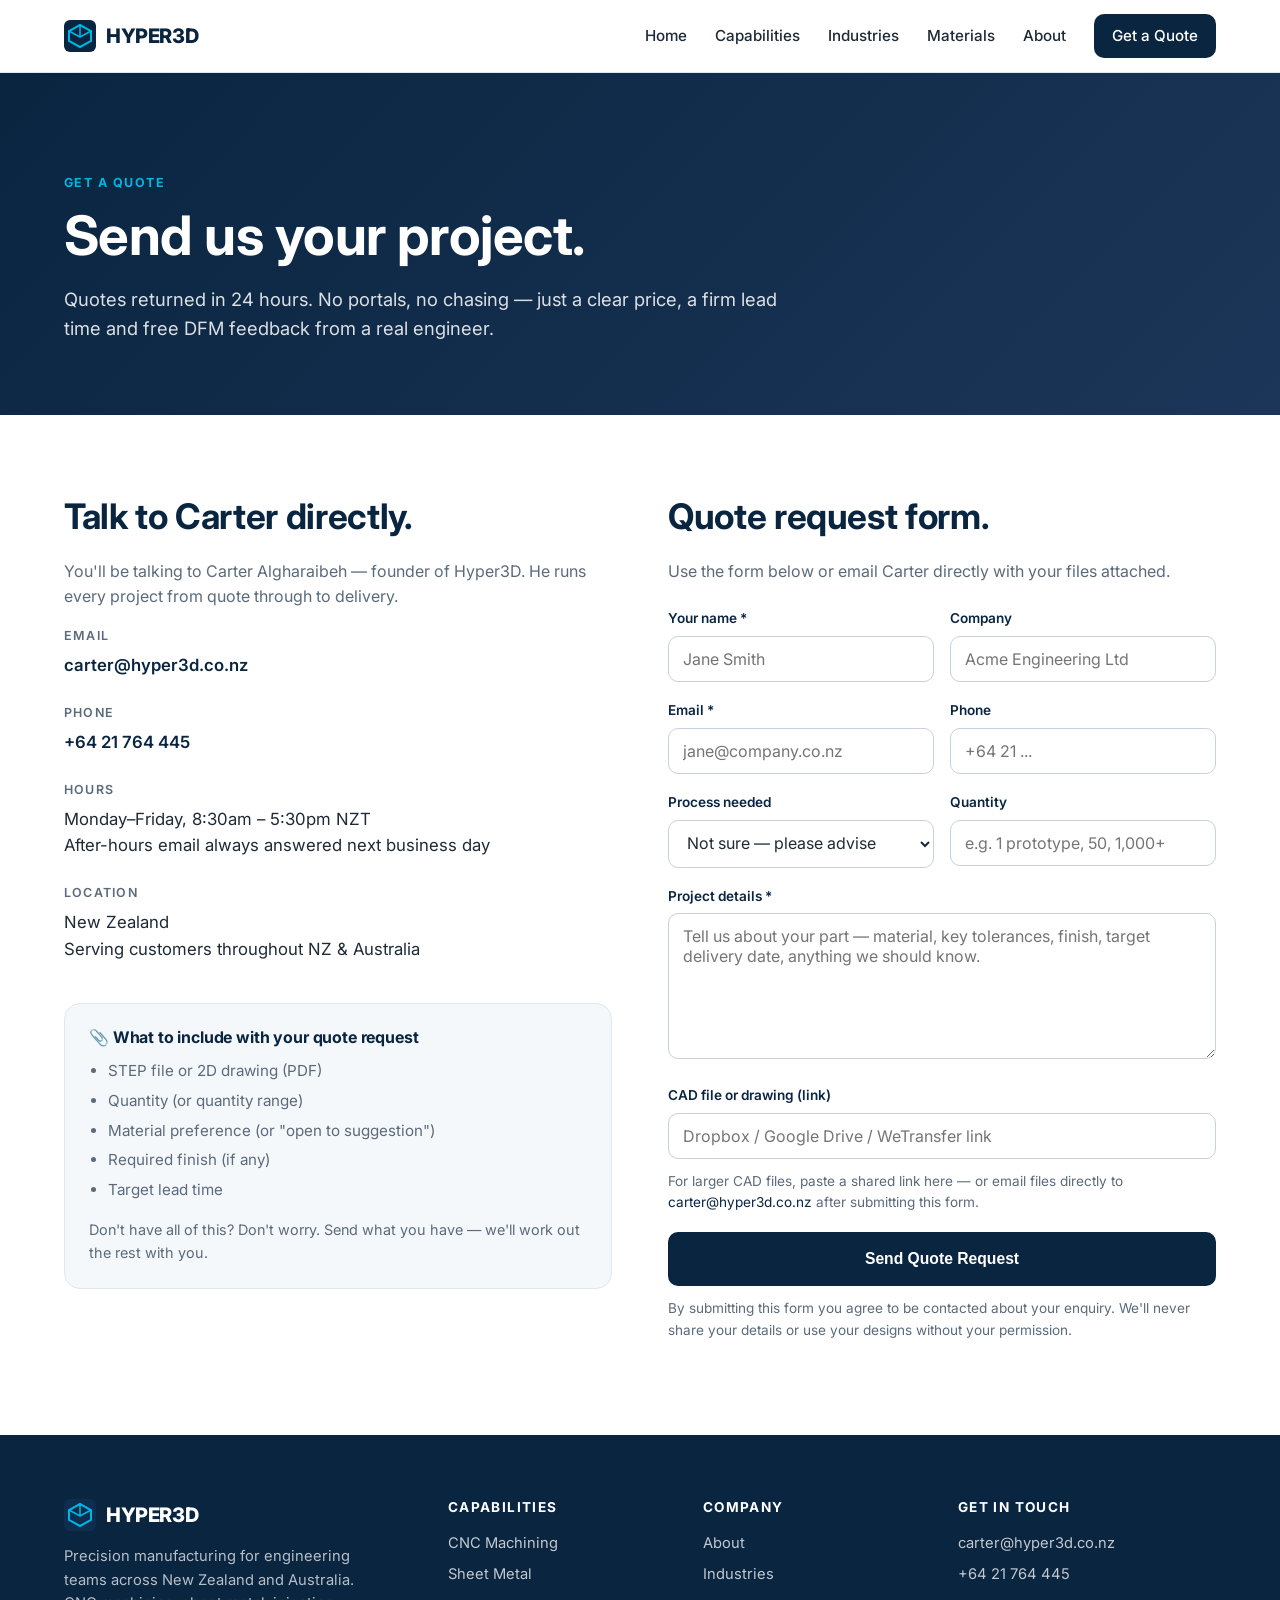
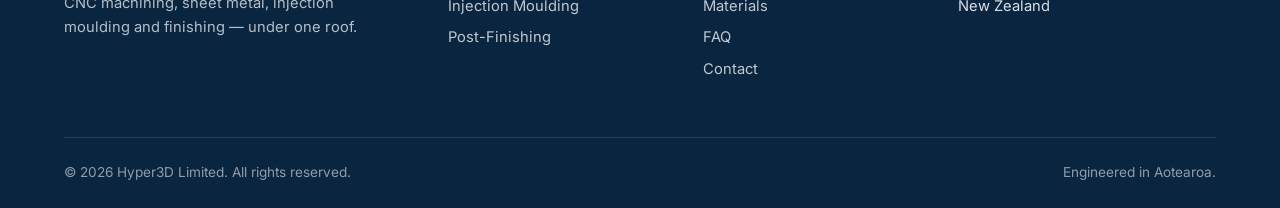
<file: contact.html>
<!DOCTYPE html>
<html lang="en-NZ">
<head>
  <meta charset="UTF-8" />
  <meta name="viewport" content="width=device-width, initial-scale=1.0" />
  <title>Contact &amp; Get a Quote — Hyper3D</title>
  <meta name="description" content="Get a manufacturing quote from Hyper3D. Send your CAD file, drawing or sketch — quote returned in 24 hours. Email carter@hyper3d.co.nz or call +64 21 764 445." />
  <link rel="preconnect" href="https://fonts.googleapis.com" />
  <link rel="preconnect" href="https://fonts.gstatic.com" crossorigin />
  <link href="https://fonts.googleapis.com/css2?family=Inter:wght@400;500;600;700;800&display=swap" rel="stylesheet" />
  <link rel="stylesheet" href="css/styles.css?v=3" />
  <link rel="icon" type="image/svg+xml" href="data:image/svg+xml,%3Csvg xmlns='http://www.w3.org/2000/svg' viewBox='0 0 32 32'%3E%3Crect width='32' height='32' rx='6' fill='%230A2540'/%3E%3Cpath d='M16 5 L27 11 L27 21 L16 27 L5 21 L5 11 Z' stroke='%2300B5E2' stroke-width='2' fill='none'/%3E%3C/svg%3E" />
</head>
<body>

<header class="site-header">
  <div class="container">
    <a href="index.html" class="logo" aria-label="Hyper3D home">
      <svg width="32" height="32" viewBox="0 0 32 32" fill="none" aria-hidden="true">
        <rect width="32" height="32" rx="6" fill="#0A2540"/>
        <path d="M16 5 L27 11 L27 21 L16 27 L5 21 L5 11 Z" stroke="#00B5E2" stroke-width="2" fill="none"/>
        <path d="M16 5 L16 17 M16 17 L5 11 M16 17 L27 11" stroke="#00B5E2" stroke-width="1.5" stroke-linecap="round"/>
      </svg>
      <span>HYPER3D</span>
    </a>
    <input type="checkbox" id="nav-toggle" class="nav-toggle" />
    <label for="nav-toggle" class="nav-toggle-label" aria-label="Toggle navigation"><span></span></label>
    <nav class="nav" aria-label="Main">
      <a href="index.html">Home</a>
      <a href="capabilities/index.html">Capabilities</a>
      <a href="industries.html">Industries</a>
      <a href="materials.html">Materials</a>
      <a href="about.html">About</a>
      <a href="contact.html" class="nav-cta active">Get a Quote</a>
    </nav>
  </div>
</header>

<section class="page-hero">
  <div class="container">
    <span class="eyebrow">Get a Quote</span>
    <h1>Send us your project.</h1>
    <p>Quotes returned in 24 hours. No portals, no chasing — just a clear price, a firm lead time and free DFM feedback from a real engineer.</p>
  </div>
</section>

<section class="section">
  <div class="container">
    <div class="contact-grid">

      <div class="contact-info">
        <h2>Talk to Carter directly.</h2>
        <p class="muted">You'll be talking to Carter Algharaibeh — founder of Hyper3D. He runs every project from quote through to delivery.</p>

        <dl>
          <dt>Email</dt>
          <dd><a href="mailto:carter@hyper3d.co.nz">carter@hyper3d.co.nz</a></dd>

          <dt>Phone</dt>
          <dd><a href="tel:+64217644445">+64 21 764 445</a></dd>

          <dt>Hours</dt>
          <dd>Monday–Friday, 8:30am – 5:30pm NZT<br />After-hours email always answered next business day</dd>

          <dt>Location</dt>
          <dd>New Zealand<br />Serving customers throughout NZ &amp; Australia</dd>
        </dl>

        <div style="margin-top: 40px; padding: 24px; background: var(--bg-soft); border-radius: var(--r-lg); border: 1px solid var(--border);">
          <h3 style="margin-bottom: 12px; font-size: 1rem;">📎 What to include with your quote request</h3>
          <ul style="margin: 0; color: var(--muted); font-size: 0.95rem;">
            <li>STEP file or 2D drawing (PDF)</li>
            <li>Quantity (or quantity range)</li>
            <li>Material preference (or "open to suggestion")</li>
            <li>Required finish (if any)</li>
            <li>Target lead time</li>
          </ul>
          <p class="muted" style="margin: 16px 0 0; font-size: 0.9rem;">Don't have all of this? Don't worry. Send what you have — we'll work out the rest with you.</p>
        </div>
      </div>

      <div>
        <h2>Quote request form.</h2>
        <p class="muted" style="margin-bottom: 24px;">Use the form below or email Carter directly with your files attached.</p>

        <!-- WEB3FORMS — replace YOUR_ACCESS_KEY with the key from web3forms.com -->
        <form action="https://api.web3forms.com/submit" method="POST">
          <input type="hidden" name="access_key" value="YOUR_ACCESS_KEY_HERE" />
          <input type="hidden" name="subject" value="New Hyper3D Quote Request" />
          <input type="hidden" name="from_name" value="Hyper3D Website" />
          <input type="checkbox" name="botcheck" style="display:none;" />

          <div class="form-row">
            <div class="form-group">
              <label for="name">Your name *</label>
              <input type="text" id="name" name="name" required placeholder="Jane Smith" />
            </div>
            <div class="form-group">
              <label for="company">Company</label>
              <input type="text" id="company" name="company" placeholder="Acme Engineering Ltd" />
            </div>
          </div>

          <div class="form-row">
            <div class="form-group">
              <label for="email">Email *</label>
              <input type="email" id="email" name="email" required placeholder="jane@company.co.nz" />
            </div>
            <div class="form-group">
              <label for="phone">Phone</label>
              <input type="tel" id="phone" name="phone" placeholder="+64 21 ..." />
            </div>
          </div>

          <div class="form-row">
            <div class="form-group">
              <label for="process">Process needed</label>
              <select id="process" name="process">
                <option value="">Not sure — please advise</option>
                <option>CNC Machining</option>
                <option>Sheet Metal Fabrication</option>
                <option>Injection Moulding</option>
                <option>Post-Finishing only</option>
                <option>Multiple processes</option>
              </select>
            </div>
            <div class="form-group">
              <label for="quantity">Quantity</label>
              <input type="text" id="quantity" name="quantity" placeholder="e.g. 1 prototype, 50, 1,000+" />
            </div>
          </div>

          <div class="form-group">
            <label for="message">Project details *</label>
            <textarea id="message" name="message" rows="6" required placeholder="Tell us about your part — material, key tolerances, finish, target delivery date, anything we should know."></textarea>
          </div>

          <div class="form-group">
            <label for="files">CAD file or drawing (link)</label>
            <input type="text" id="files" name="files" placeholder="Dropbox / Google Drive / WeTransfer link" />
            <p class="form-note">For larger CAD files, paste a shared link here — or email files directly to <a href="mailto:carter@hyper3d.co.nz">carter@hyper3d.co.nz</a> after submitting this form.</p>
          </div>

          <button type="submit" class="btn btn-dark" style="width: 100%; padding: 16px;">Send Quote Request</button>

          <p class="form-note">By submitting this form you agree to be contacted about your enquiry. We'll never share your details or use your designs without your permission.</p>
        </form>
      </div>

    </div>
  </div>
</section>

<footer class="site-footer">
  <div class="container">
    <div class="footer-grid">
      <div class="footer-brand">
        <div class="logo">
          <svg width="32" height="32" viewBox="0 0 32 32" fill="none" aria-hidden="true">
            <rect width="32" height="32" rx="6" fill="#0F2D4F"/>
            <path d="M16 5 L27 11 L27 21 L16 27 L5 21 L5 11 Z" stroke="#00B5E2" stroke-width="2" fill="none"/>
            <path d="M16 5 L16 17 M16 17 L5 11 M16 17 L27 11" stroke="#00B5E2" stroke-width="1.5" stroke-linecap="round"/>
          </svg>
          <span>HYPER3D</span>
        </div>
        <p>Precision manufacturing for engineering teams across New Zealand and Australia. CNC machining, sheet metal, injection moulding and finishing — under one roof.</p>
      </div>
      <div>
        <h4>Capabilities</h4>
        <ul>
          <li><a href="capabilities/cnc-machining.html">CNC Machining</a></li>
          <li><a href="capabilities/sheet-metal.html">Sheet Metal</a></li>
          <li><a href="capabilities/injection-moulding.html">Injection Moulding</a></li>
          <li><a href="capabilities/post-finishing.html">Post-Finishing</a></li>
        </ul>
      </div>
      <div>
        <h4>Company</h4>
        <ul>
          <li><a href="about.html">About</a></li>
          <li><a href="industries.html">Industries</a></li>
          <li><a href="materials.html">Materials</a></li>
          <li><a href="faq.html">FAQ</a></li>
          <li><a href="contact.html">Contact</a></li>
        </ul>
      </div>
      <div>
        <h4>Get in touch</h4>
        <ul>
          <li><a href="mailto:carter@hyper3d.co.nz">carter@hyper3d.co.nz</a></li>
          <li><a href="tel:+64217644445">+64 21 764 445</a></li>
          <li>New Zealand</li>
        </ul>
      </div>
    </div>
    <div class="footer-bottom">
      <div>© 2026 Hyper3D Limited. All rights reserved.</div>
      <div>Engineered in Aotearoa.</div>
    </div>
  </div>
</footer>

</body>
</html>
</file>
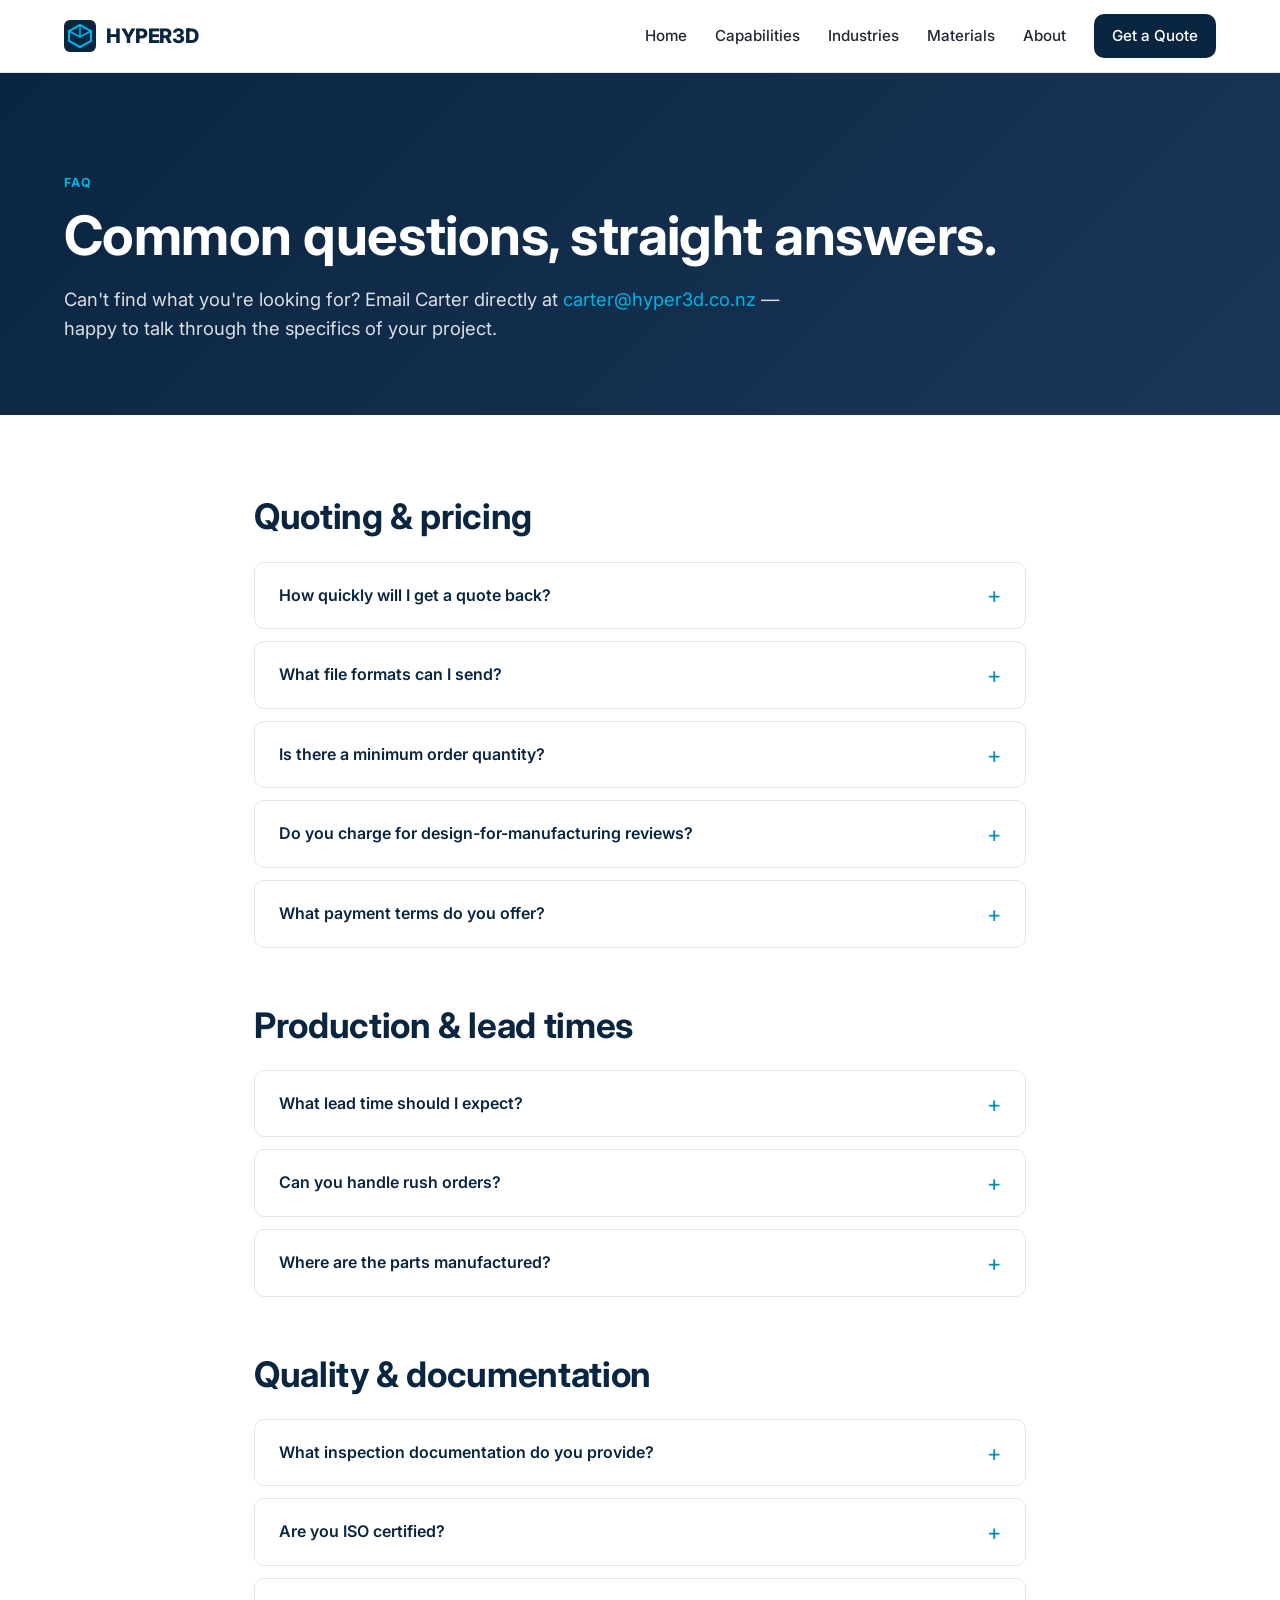
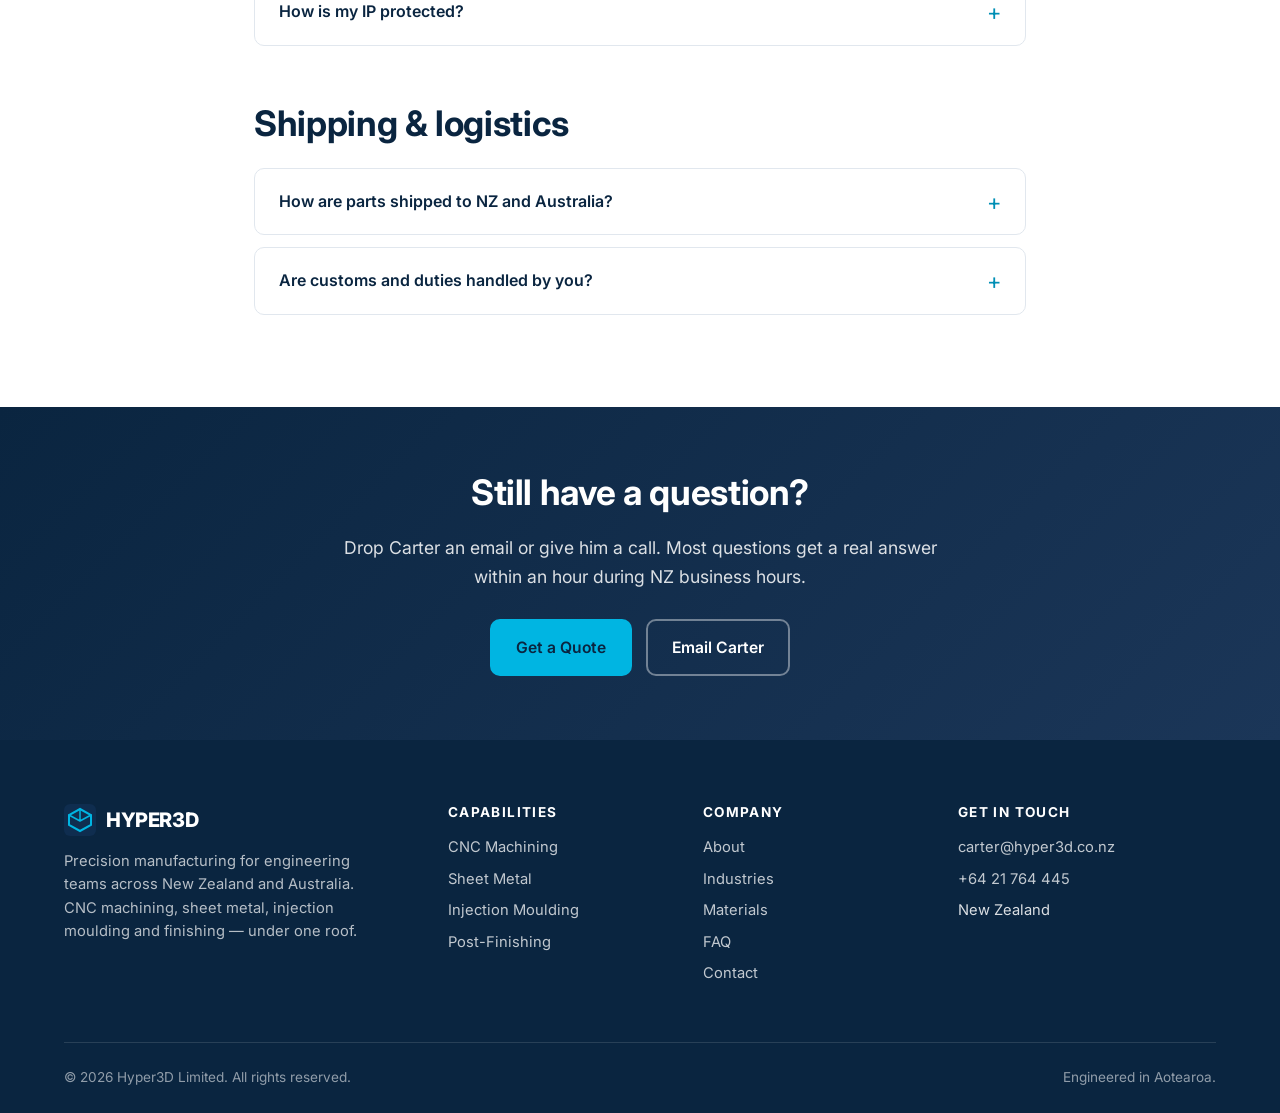
<file: faq.html>
<!DOCTYPE html>
<html lang="en-NZ">
<head>
  <meta charset="UTF-8" />
  <meta name="viewport" content="width=device-width, initial-scale=1.0" />
  <title>FAQ — Hyper3D</title>
  <meta name="description" content="Frequently asked questions about Hyper3D's CNC machining, sheet metal, injection moulding and finishing services. Lead times, file formats, payment, shipping." />
  <link rel="preconnect" href="https://fonts.googleapis.com" />
  <link rel="preconnect" href="https://fonts.gstatic.com" crossorigin />
  <link href="https://fonts.googleapis.com/css2?family=Inter:wght@400;500;600;700;800&display=swap" rel="stylesheet" />
  <link rel="stylesheet" href="css/styles.css?v=3" />
  <link rel="icon" type="image/svg+xml" href="data:image/svg+xml,%3Csvg xmlns='http://www.w3.org/2000/svg' viewBox='0 0 32 32'%3E%3Crect width='32' height='32' rx='6' fill='%230A2540'/%3E%3Cpath d='M16 5 L27 11 L27 21 L16 27 L5 21 L5 11 Z' stroke='%2300B5E2' stroke-width='2' fill='none'/%3E%3C/svg%3E" />
</head>
<body>

<header class="site-header">
  <div class="container">
    <a href="index.html" class="logo" aria-label="Hyper3D home">
      <svg width="32" height="32" viewBox="0 0 32 32" fill="none" aria-hidden="true">
        <rect width="32" height="32" rx="6" fill="#0A2540"/>
        <path d="M16 5 L27 11 L27 21 L16 27 L5 21 L5 11 Z" stroke="#00B5E2" stroke-width="2" fill="none"/>
        <path d="M16 5 L16 17 M16 17 L5 11 M16 17 L27 11" stroke="#00B5E2" stroke-width="1.5" stroke-linecap="round"/>
      </svg>
      <span>HYPER3D</span>
    </a>
    <input type="checkbox" id="nav-toggle" class="nav-toggle" />
    <label for="nav-toggle" class="nav-toggle-label" aria-label="Toggle navigation"><span></span></label>
    <nav class="nav" aria-label="Main">
      <a href="index.html">Home</a>
      <a href="capabilities/index.html">Capabilities</a>
      <a href="industries.html">Industries</a>
      <a href="materials.html">Materials</a>
      <a href="about.html">About</a>
      <a href="contact.html" class="nav-cta">Get a Quote</a>
    </nav>
  </div>
</header>

<section class="page-hero">
  <div class="container">
    <span class="eyebrow">FAQ</span>
    <h1>Common questions, straight answers.</h1>
    <p>Can't find what you're looking for? Email Carter directly at <a href="mailto:carter@hyper3d.co.nz" style="color: #00B5E2;">carter@hyper3d.co.nz</a> — happy to talk through the specifics of your project.</p>
  </div>
</section>

<section class="section">
  <div class="container" style="max-width: 820px;">

    <h2 style="margin-bottom: 24px;">Quoting &amp; pricing</h2>

    <details class="faq-item">
      <summary>How quickly will I get a quote back?</summary>
      <div class="faq-body">
        <p>Most quotes are returned within 24 working hours. Simple parts often come back the same day; complex multi-part assemblies may take a little longer because we want the engineering review done properly the first time.</p>
      </div>
    </details>

    <details class="faq-item">
      <summary>What file formats can I send?</summary>
      <div class="faq-body">
        <p>We prefer STEP (.step / .stp) for 3D models — it's the industry standard and works for every process. We also accept IGES, Parasolid (.x_t), SolidWorks, Inventor and Fusion 360 native files. For sheet metal, DXF or DWG flat patterns work well alongside a 3D model.</p>
        <p>2D drawings (PDF) are recommended whenever there are critical tolerances, finishes or thread callouts that aren't captured in the 3D file.</p>
      </div>
    </details>

    <details class="faq-item">
      <summary>Is there a minimum order quantity?</summary>
      <div class="faq-body">
        <p>No. We'll machine a single prototype if that's what you need. Pricing scales with quantity — so a single piece will cost more per part than a run of 100 — but there's no MOQ floor.</p>
      </div>
    </details>

    <details class="faq-item">
      <summary>Do you charge for design-for-manufacturing reviews?</summary>
      <div class="faq-body">
        <p>No. DFM feedback is included in every quote. If we spot a feature that will be expensive, hard to inspect or risky for quality, we'll suggest changes before we cut anything.</p>
      </div>
    </details>

    <details class="faq-item">
      <summary>What payment terms do you offer?</summary>
      <div class="faq-body">
        <p>For new customers, we typically work on 50% deposit / 50% on completion for the first project. Established customers usually move to 30-day payment terms. We accept bank transfer in NZD, AUD or USD, and credit card for orders under $5,000.</p>
      </div>
    </details>

    <h2 style="margin-top: 56px; margin-bottom: 24px;">Production &amp; lead times</h2>

    <details class="faq-item">
      <summary>What lead time should I expect?</summary>
      <div class="faq-body">
        <p>Indicative lead times once we have your approved quote and order:</p>
        <ul>
          <li><strong>CNC prototypes:</strong> 3–7 working days</li>
          <li><strong>CNC production runs:</strong> 2–4 weeks depending on quantity and finishing</li>
          <li><strong>Sheet metal prototypes:</strong> 5–10 working days</li>
          <li><strong>Injection mould tooling:</strong> 2–4 weeks (aluminium) / 4–8 weeks (steel)</li>
          <li><strong>Moulded production parts:</strong> 1–3 weeks once tooling is signed off</li>
        </ul>
        <p>Add 2–4 days for delivery to NZ, 3–5 days to Australia.</p>
      </div>
    </details>

    <details class="faq-item">
      <summary>Can you handle rush orders?</summary>
      <div class="faq-body">
        <p>Often yes. Tell us your deadline up front and we'll be honest about what's possible. Express runs typically carry a 20–40% premium to reflect the priority on the production schedule.</p>
      </div>
    </details>

    <details class="faq-item">
      <summary>Where are the parts manufactured?</summary>
      <div class="faq-body">
        <p>We work with a vetted network of partner production facilities to give our customers the right combination of cost, speed and capability for each project. Carter manages every project from New Zealand — that means one accountable point of contact, English-language communication in your timezone, and consistent quality oversight.</p>
      </div>
    </details>

    <h2 style="margin-top: 56px; margin-bottom: 24px;">Quality &amp; documentation</h2>

    <details class="faq-item">
      <summary>What inspection documentation do you provide?</summary>
      <div class="faq-body">
        <p>Every order ships with a basic dimensional inspection report. On request we can also provide:</p>
        <ul>
          <li>First Article Inspection (FAI) reports</li>
          <li>Material certificates of conformity (3.1 mill certs)</li>
          <li>Surface finish measurements</li>
          <li>Hardness test results</li>
          <li>Coating thickness or salt spray test data</li>
          <li>Photographs of critical features</li>
        </ul>
      </div>
    </details>

    <details class="faq-item">
      <summary>Are you ISO certified?</summary>
      <div class="faq-body">
        <p>Yes. Our manufacturing partner facilities are certified to ISO 9001:2015 (quality management) and ISO 13485:2016 (medical device manufacturing) by accredited third-party auditors. Certificates are available on request under NDA.</p>
      </div>
    </details>

    <details class="faq-item">
      <summary>How is my IP protected?</summary>
      <div class="faq-body">
        <p>We sign a mutual non-disclosure agreement before any drawings change hands. Your designs are not used for any other customer, are not stored beyond the project lifecycle, and are never used to compete with you. We can sign your NDA template or provide ours.</p>
      </div>
    </details>

    <h2 style="margin-top: 56px; margin-bottom: 24px;">Shipping &amp; logistics</h2>

    <details class="faq-item">
      <summary>How are parts shipped to NZ and Australia?</summary>
      <div class="faq-body">
        <p>Standard shipping is express air freight via DHL or FedEx, door-to-door. Typical transit times are 2–4 days to NZ and 3–5 days to Australia. For larger or repeat orders, sea freight is available with significantly lower per-part shipping cost.</p>
      </div>
    </details>

    <details class="faq-item">
      <summary>Are customs and duties handled by you?</summary>
      <div class="faq-body">
        <p>Yes. Quoted prices land at your door — duties, GST and customs clearance are included unless we agree otherwise. No surprises on the invoice.</p>
      </div>
    </details>

  </div>
</section>

<section class="cta-strip">
  <div class="container">
    <h2>Still have a question?</h2>
    <p>Drop Carter an email or give him a call. Most questions get a real answer within an hour during NZ business hours.</p>
    <div class="hero-ctas">
      <a href="contact.html" class="btn btn-primary">Get a Quote</a>
      <a href="mailto:carter@hyper3d.co.nz" class="btn btn-secondary">Email Carter</a>
    </div>
  </div>
</section>

<footer class="site-footer">
  <div class="container">
    <div class="footer-grid">
      <div class="footer-brand">
        <div class="logo">
          <svg width="32" height="32" viewBox="0 0 32 32" fill="none" aria-hidden="true">
            <rect width="32" height="32" rx="6" fill="#0F2D4F"/>
            <path d="M16 5 L27 11 L27 21 L16 27 L5 21 L5 11 Z" stroke="#00B5E2" stroke-width="2" fill="none"/>
            <path d="M16 5 L16 17 M16 17 L5 11 M16 17 L27 11" stroke="#00B5E2" stroke-width="1.5" stroke-linecap="round"/>
          </svg>
          <span>HYPER3D</span>
        </div>
        <p>Precision manufacturing for engineering teams across New Zealand and Australia. CNC machining, sheet metal, injection moulding and finishing — under one roof.</p>
      </div>
      <div>
        <h4>Capabilities</h4>
        <ul>
          <li><a href="capabilities/cnc-machining.html">CNC Machining</a></li>
          <li><a href="capabilities/sheet-metal.html">Sheet Metal</a></li>
          <li><a href="capabilities/injection-moulding.html">Injection Moulding</a></li>
          <li><a href="capabilities/post-finishing.html">Post-Finishing</a></li>
        </ul>
      </div>
      <div>
        <h4>Company</h4>
        <ul>
          <li><a href="about.html">About</a></li>
          <li><a href="industries.html">Industries</a></li>
          <li><a href="materials.html">Materials</a></li>
          <li><a href="faq.html">FAQ</a></li>
          <li><a href="contact.html">Contact</a></li>
        </ul>
      </div>
      <div>
        <h4>Get in touch</h4>
        <ul>
          <li><a href="mailto:carter@hyper3d.co.nz">carter@hyper3d.co.nz</a></li>
          <li><a href="tel:+64217644445">+64 21 764 445</a></li>
          <li>New Zealand</li>
        </ul>
      </div>
    </div>
    <div class="footer-bottom">
      <div>© 2026 Hyper3D Limited. All rights reserved.</div>
      <div>Engineered in Aotearoa.</div>
    </div>
  </div>
</footer>

</body>
</html>
</file>
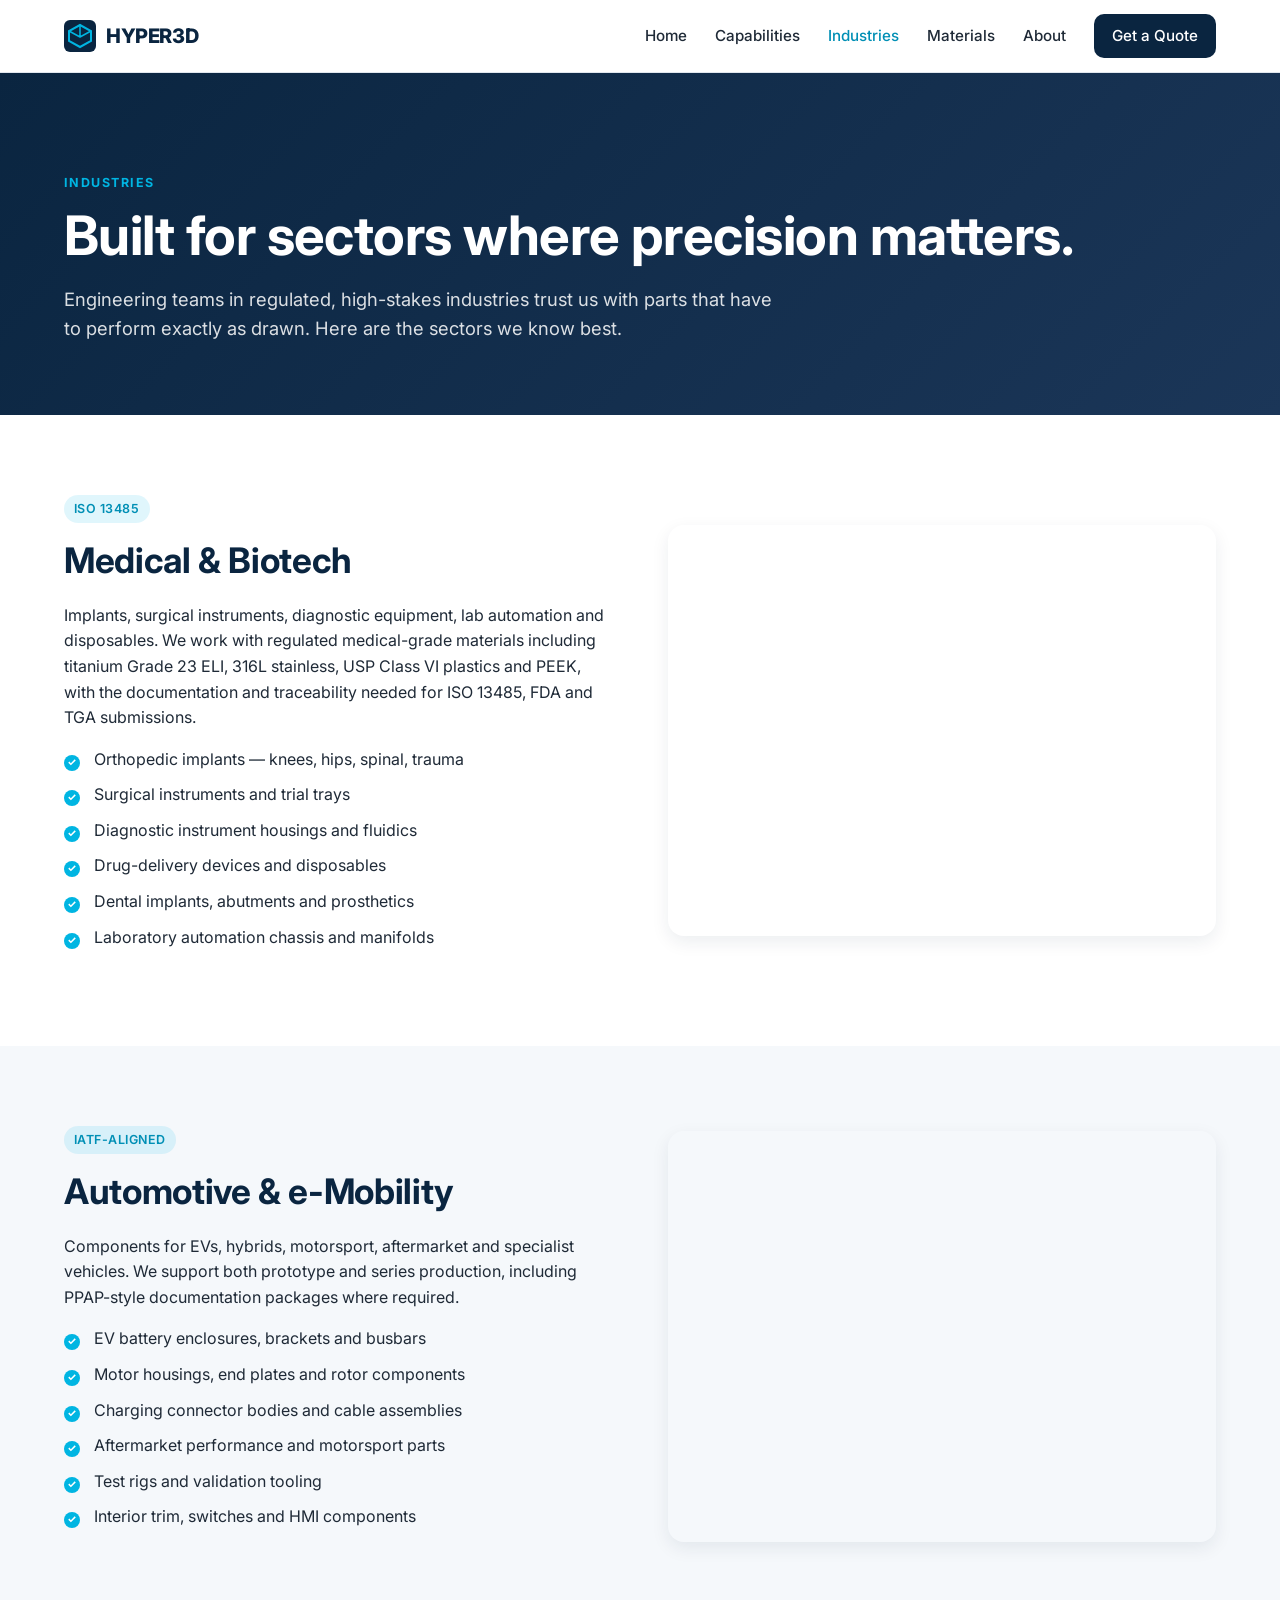
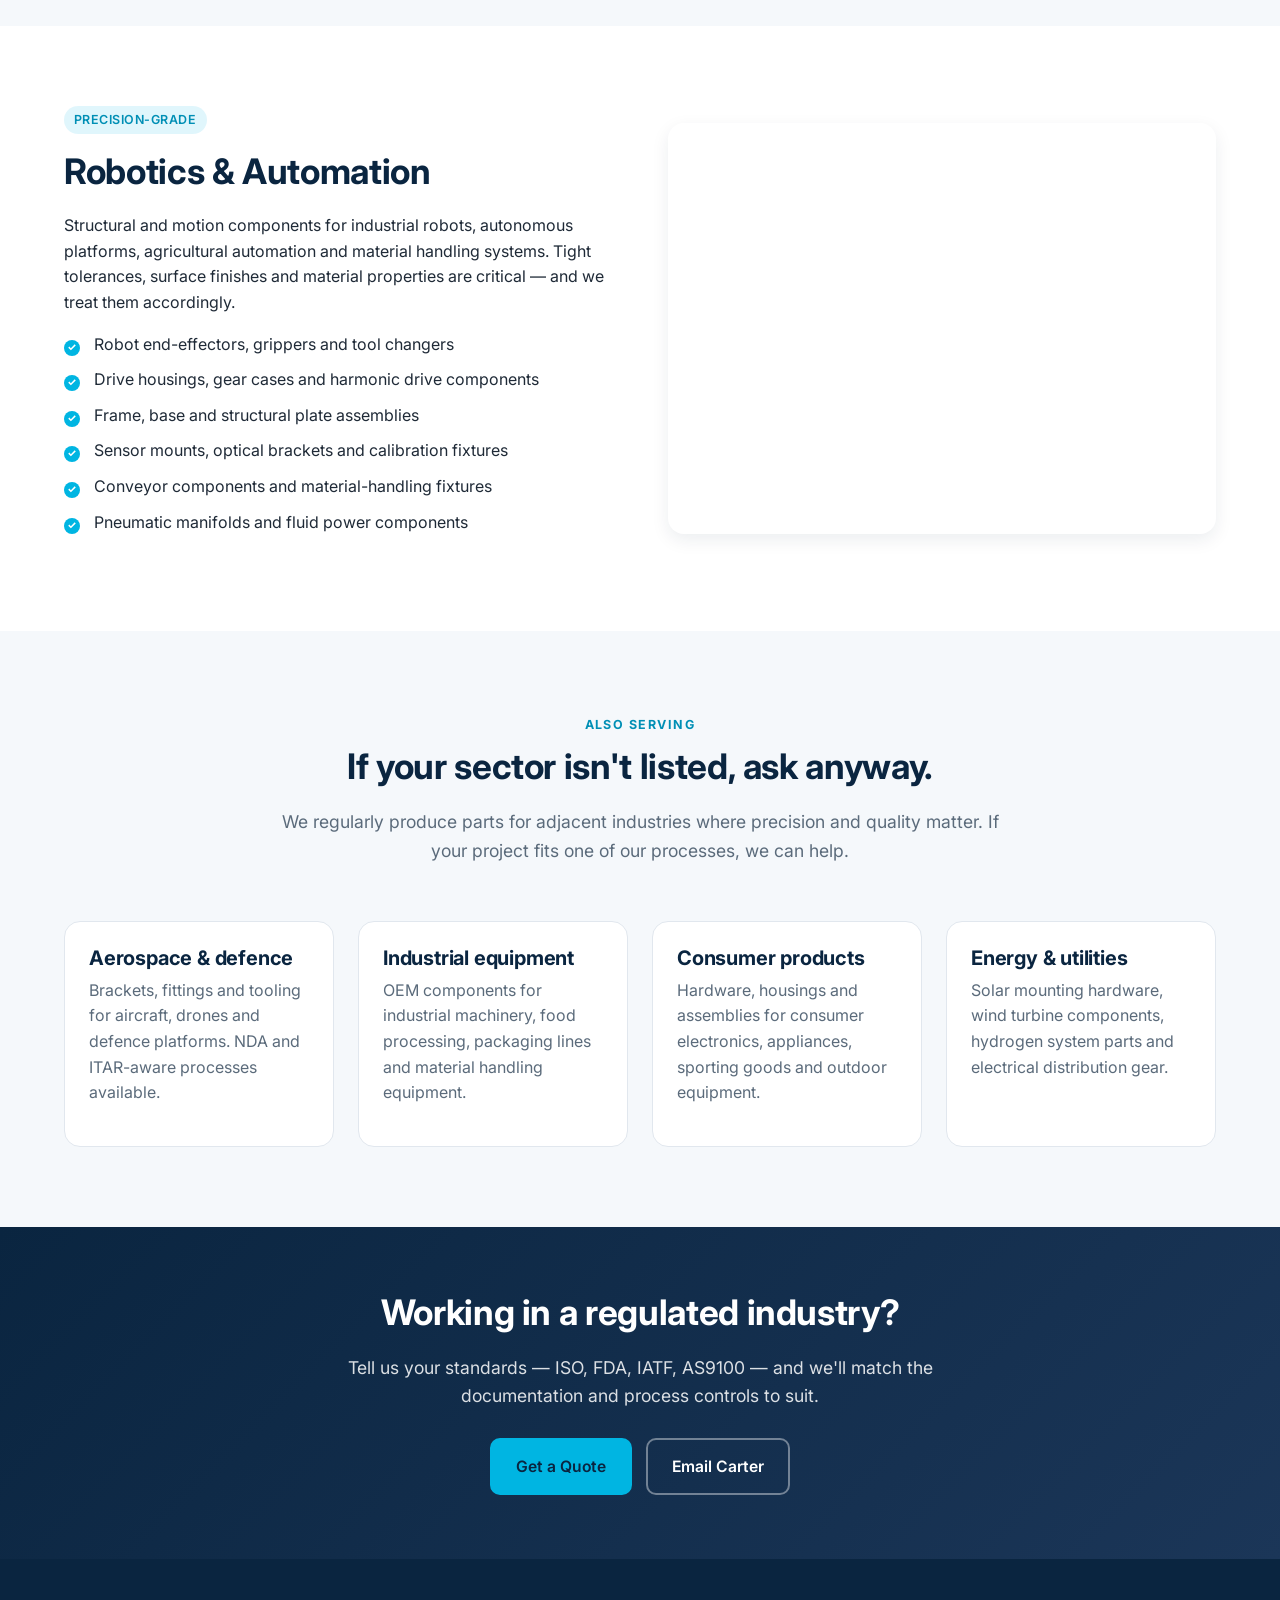
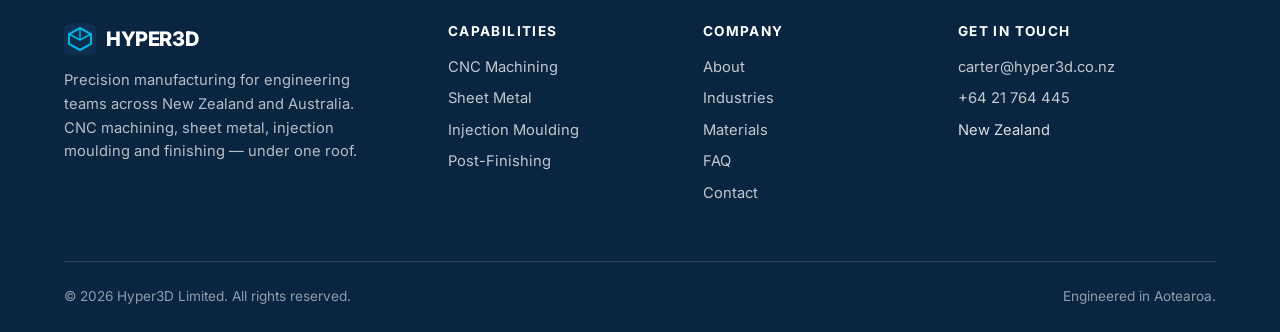
<file: industries.html>
<!DOCTYPE html>
<html lang="en-NZ">
<head>
  <meta charset="UTF-8" />
  <meta name="viewport" content="width=device-width, initial-scale=1.0" />
  <title>Industries — Hyper3D</title>
  <meta name="description" content="Hyper3D supplies precision-manufactured parts to medical, biotech, automotive, e-mobility, robotics and automation customers across New Zealand and Australia." />
  <link rel="preconnect" href="https://fonts.googleapis.com" />
  <link rel="preconnect" href="https://fonts.gstatic.com" crossorigin />
  <link href="https://fonts.googleapis.com/css2?family=Inter:wght@400;500;600;700;800&display=swap" rel="stylesheet" />
  <link rel="stylesheet" href="css/styles.css?v=3" />
  <link rel="icon" type="image/svg+xml" href="data:image/svg+xml,%3Csvg xmlns='http://www.w3.org/2000/svg' viewBox='0 0 32 32'%3E%3Crect width='32' height='32' rx='6' fill='%230A2540'/%3E%3Cpath d='M16 5 L27 11 L27 21 L16 27 L5 21 L5 11 Z' stroke='%2300B5E2' stroke-width='2' fill='none'/%3E%3C/svg%3E" />
</head>
<body>

<header class="site-header">
  <div class="container">
    <a href="index.html" class="logo" aria-label="Hyper3D home">
      <svg width="32" height="32" viewBox="0 0 32 32" fill="none" aria-hidden="true">
        <rect width="32" height="32" rx="6" fill="#0A2540"/>
        <path d="M16 5 L27 11 L27 21 L16 27 L5 21 L5 11 Z" stroke="#00B5E2" stroke-width="2" fill="none"/>
        <path d="M16 5 L16 17 M16 17 L5 11 M16 17 L27 11" stroke="#00B5E2" stroke-width="1.5" stroke-linecap="round"/>
      </svg>
      <span>HYPER3D</span>
    </a>
    <input type="checkbox" id="nav-toggle" class="nav-toggle" />
    <label for="nav-toggle" class="nav-toggle-label" aria-label="Toggle navigation"><span></span></label>
    <nav class="nav" aria-label="Main">
      <a href="index.html">Home</a>
      <a href="capabilities/index.html">Capabilities</a>
      <a href="industries.html" class="active">Industries</a>
      <a href="materials.html">Materials</a>
      <a href="about.html">About</a>
      <a href="contact.html" class="nav-cta">Get a Quote</a>
    </nav>
  </div>
</header>

<section class="page-hero">
  <div class="container">
    <span class="eyebrow">Industries</span>
    <h1>Built for sectors where precision matters.</h1>
    <p>Engineering teams in regulated, high-stakes industries trust us with parts that have to perform exactly as drawn. Here are the sectors we know best.</p>
  </div>
</section>

<section class="section" id="medical">
  <div class="container">
    <div class="two-col">
      <div>
        <span class="badge">ISO 13485</span>
        <h2 style="margin-top: 16px;">Medical &amp; Biotech</h2>
        <p>Implants, surgical instruments, diagnostic equipment, lab automation and disposables. We work with regulated medical-grade materials including titanium Grade 23 ELI, 316L stainless, USP Class VI plastics and PEEK, with the documentation and traceability needed for ISO 13485, FDA and TGA submissions.</p>
        <ul class="checklist">
          <li>Orthopedic implants — knees, hips, spinal, trauma</li>
          <li>Surgical instruments and trial trays</li>
          <li>Diagnostic instrument housings and fluidics</li>
          <li>Drug-delivery devices and disposables</li>
          <li>Dental implants, abutments and prosthetics</li>
          <li>Laboratory automation chassis and manifolds</li>
        </ul>
      </div>
      <div class="col-img" style="background-image: url('https://images.unsplash.com/photo-1581595219315-a187dd40c322?auto=format&fit=crop&w=1200&q=80');"></div>
    </div>
  </div>
</section>

<section class="section section-soft" id="automotive">
  <div class="container">
    <div class="two-col reverse">
      <div class="col-img" style="background-image: url('https://images.unsplash.com/photo-1487754180451-c456f719a1fc?auto=format&fit=crop&w=1200&q=80');"></div>
      <div>
        <span class="badge">IATF-aligned</span>
        <h2 style="margin-top: 16px;">Automotive &amp; e-Mobility</h2>
        <p>Components for EVs, hybrids, motorsport, aftermarket and specialist vehicles. We support both prototype and series production, including PPAP-style documentation packages where required.</p>
        <ul class="checklist">
          <li>EV battery enclosures, brackets and busbars</li>
          <li>Motor housings, end plates and rotor components</li>
          <li>Charging connector bodies and cable assemblies</li>
          <li>Aftermarket performance and motorsport parts</li>
          <li>Test rigs and validation tooling</li>
          <li>Interior trim, switches and HMI components</li>
        </ul>
      </div>
    </div>
  </div>
</section>

<section class="section" id="robotics">
  <div class="container">
    <div class="two-col">
      <div>
        <span class="badge">Precision-grade</span>
        <h2 style="margin-top: 16px;">Robotics &amp; Automation</h2>
        <p>Structural and motion components for industrial robots, autonomous platforms, agricultural automation and material handling systems. Tight tolerances, surface finishes and material properties are critical — and we treat them accordingly.</p>
        <ul class="checklist">
          <li>Robot end-effectors, grippers and tool changers</li>
          <li>Drive housings, gear cases and harmonic drive components</li>
          <li>Frame, base and structural plate assemblies</li>
          <li>Sensor mounts, optical brackets and calibration fixtures</li>
          <li>Conveyor components and material-handling fixtures</li>
          <li>Pneumatic manifolds and fluid power components</li>
        </ul>
      </div>
      <div class="col-img" style="background-image: url('https://images.unsplash.com/photo-1485827404703-89b55fcc595e?auto=format&fit=crop&w=1200&q=80');"></div>
    </div>
  </div>
</section>

<section class="section section-soft">
  <div class="container">
    <div class="section-header">
      <span class="eyebrow">Also serving</span>
      <h2>If your sector isn't listed, ask anyway.</h2>
      <p>We regularly produce parts for adjacent industries where precision and quality matter. If your project fits one of our processes, we can help.</p>
    </div>

    <div class="cards">
      <div class="card">
        <div class="card-body">
          <h3>Aerospace &amp; defence</h3>
          <p>Brackets, fittings and tooling for aircraft, drones and defence platforms. NDA and ITAR-aware processes available.</p>
        </div>
      </div>
      <div class="card">
        <div class="card-body">
          <h3>Industrial equipment</h3>
          <p>OEM components for industrial machinery, food processing, packaging lines and material handling equipment.</p>
        </div>
      </div>
      <div class="card">
        <div class="card-body">
          <h3>Consumer products</h3>
          <p>Hardware, housings and assemblies for consumer electronics, appliances, sporting goods and outdoor equipment.</p>
        </div>
      </div>
      <div class="card">
        <div class="card-body">
          <h3>Energy &amp; utilities</h3>
          <p>Solar mounting hardware, wind turbine components, hydrogen system parts and electrical distribution gear.</p>
        </div>
      </div>
    </div>
  </div>
</section>

<section class="cta-strip">
  <div class="container">
    <h2>Working in a regulated industry?</h2>
    <p>Tell us your standards — ISO, FDA, IATF, AS9100 — and we'll match the documentation and process controls to suit.</p>
    <div class="hero-ctas">
      <a href="contact.html" class="btn btn-primary">Get a Quote</a>
      <a href="mailto:carter@hyper3d.co.nz" class="btn btn-secondary">Email Carter</a>
    </div>
  </div>
</section>

<footer class="site-footer">
  <div class="container">
    <div class="footer-grid">
      <div class="footer-brand">
        <div class="logo">
          <svg width="32" height="32" viewBox="0 0 32 32" fill="none" aria-hidden="true">
            <rect width="32" height="32" rx="6" fill="#0F2D4F"/>
            <path d="M16 5 L27 11 L27 21 L16 27 L5 21 L5 11 Z" stroke="#00B5E2" stroke-width="2" fill="none"/>
            <path d="M16 5 L16 17 M16 17 L5 11 M16 17 L27 11" stroke="#00B5E2" stroke-width="1.5" stroke-linecap="round"/>
          </svg>
          <span>HYPER3D</span>
        </div>
        <p>Precision manufacturing for engineering teams across New Zealand and Australia. CNC machining, sheet metal, injection moulding and finishing — under one roof.</p>
      </div>
      <div>
        <h4>Capabilities</h4>
        <ul>
          <li><a href="capabilities/cnc-machining.html">CNC Machining</a></li>
          <li><a href="capabilities/sheet-metal.html">Sheet Metal</a></li>
          <li><a href="capabilities/injection-moulding.html">Injection Moulding</a></li>
          <li><a href="capabilities/post-finishing.html">Post-Finishing</a></li>
        </ul>
      </div>
      <div>
        <h4>Company</h4>
        <ul>
          <li><a href="about.html">About</a></li>
          <li><a href="industries.html">Industries</a></li>
          <li><a href="materials.html">Materials</a></li>
          <li><a href="faq.html">FAQ</a></li>
          <li><a href="contact.html">Contact</a></li>
        </ul>
      </div>
      <div>
        <h4>Get in touch</h4>
        <ul>
          <li><a href="mailto:carter@hyper3d.co.nz">carter@hyper3d.co.nz</a></li>
          <li><a href="tel:+64217644445">+64 21 764 445</a></li>
          <li>New Zealand</li>
        </ul>
      </div>
    </div>
    <div class="footer-bottom">
      <div>© 2026 Hyper3D Limited. All rights reserved.</div>
      <div>Engineered in Aotearoa.</div>
    </div>
  </div>
</footer>

</body>
</html>
</file>
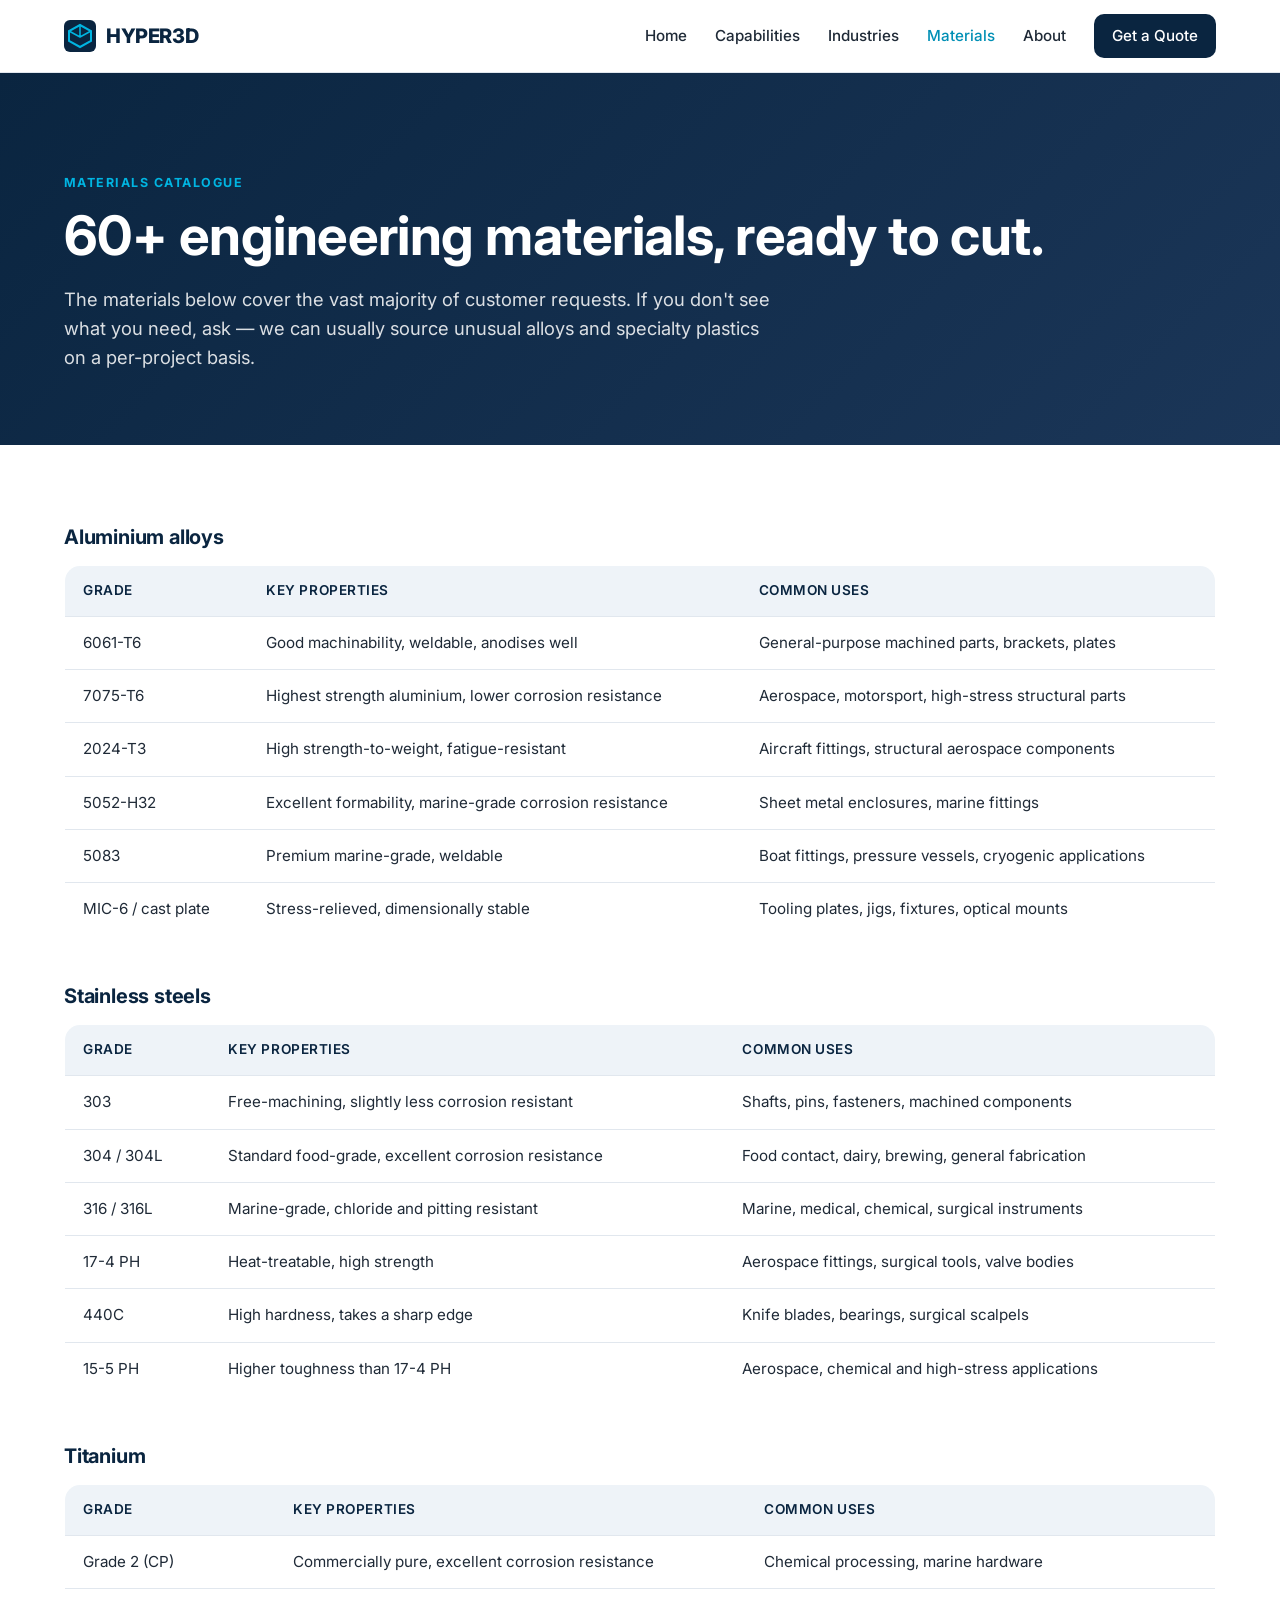
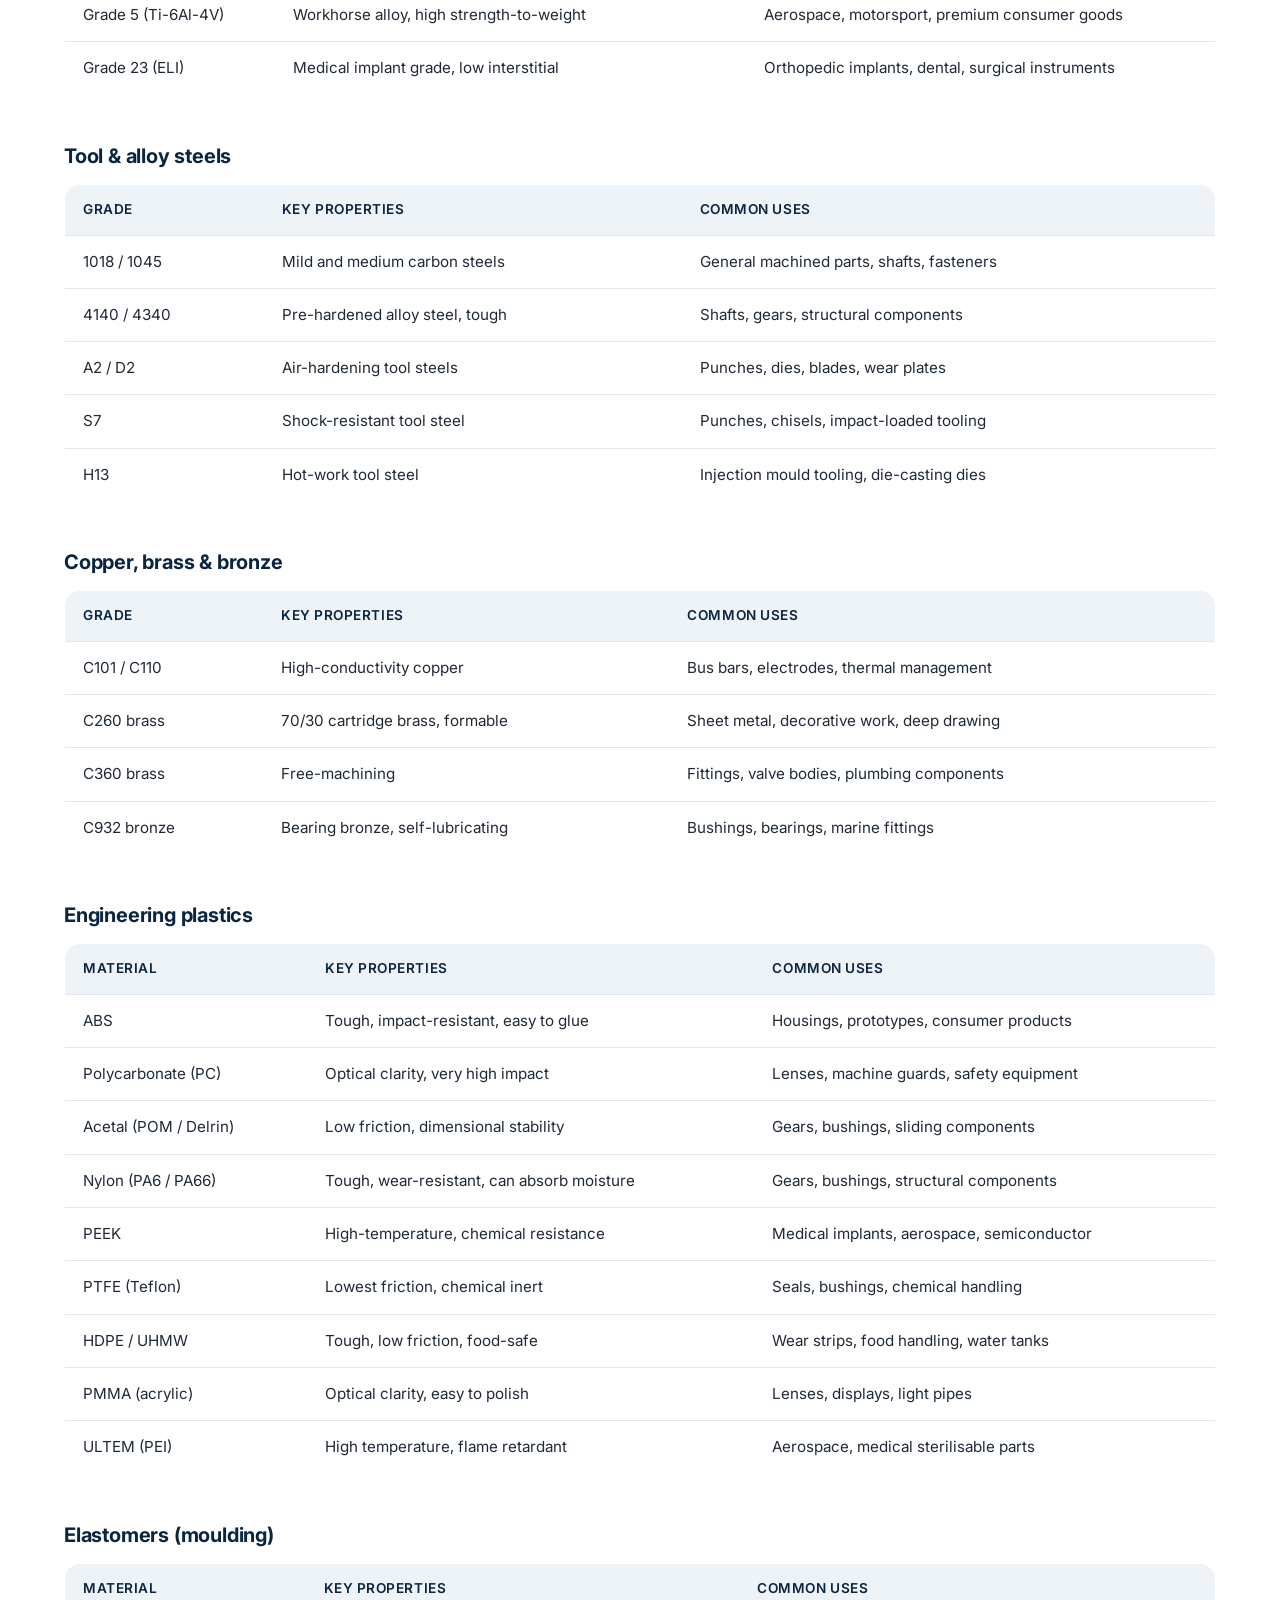
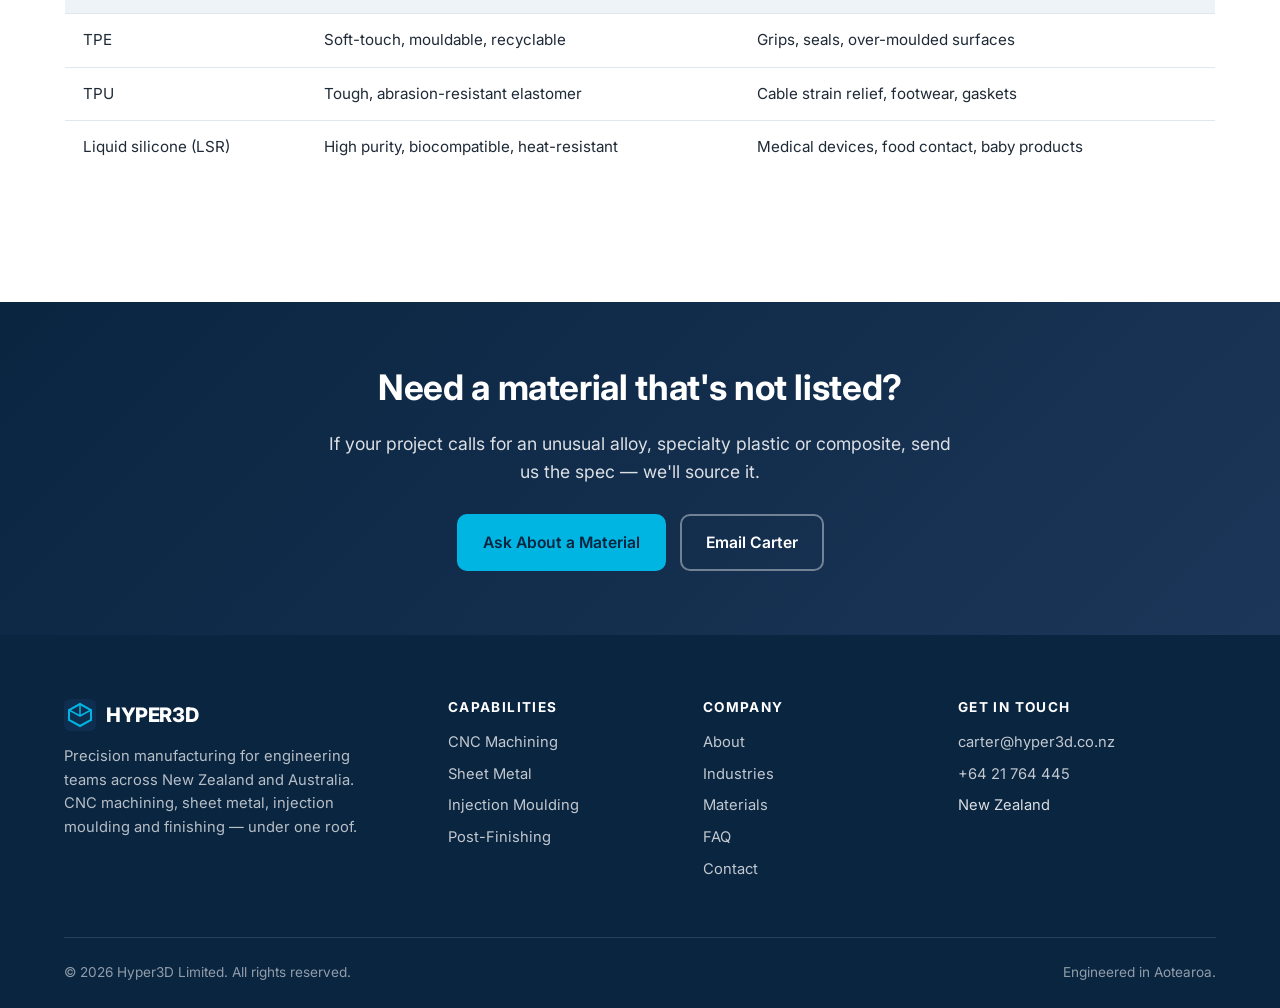
<file: materials.html>
<!DOCTYPE html>
<html lang="en-NZ">
<head>
  <meta charset="UTF-8" />
  <meta name="viewport" content="width=device-width, initial-scale=1.0" />
  <title>Materials Catalogue — Hyper3D</title>
  <meta name="description" content="Materials available for CNC machining, sheet metal fabrication and injection moulding at Hyper3D. Aluminium, steels, titanium, plastics and elastomers." />
  <link rel="preconnect" href="https://fonts.googleapis.com" />
  <link rel="preconnect" href="https://fonts.gstatic.com" crossorigin />
  <link href="https://fonts.googleapis.com/css2?family=Inter:wght@400;500;600;700;800&display=swap" rel="stylesheet" />
  <link rel="stylesheet" href="css/styles.css?v=3" />
  <link rel="icon" type="image/svg+xml" href="data:image/svg+xml,%3Csvg xmlns='http://www.w3.org/2000/svg' viewBox='0 0 32 32'%3E%3Crect width='32' height='32' rx='6' fill='%230A2540'/%3E%3Cpath d='M16 5 L27 11 L27 21 L16 27 L5 21 L5 11 Z' stroke='%2300B5E2' stroke-width='2' fill='none'/%3E%3C/svg%3E" />
</head>
<body>

<header class="site-header">
  <div class="container">
    <a href="index.html" class="logo" aria-label="Hyper3D home">
      <svg width="32" height="32" viewBox="0 0 32 32" fill="none" aria-hidden="true">
        <rect width="32" height="32" rx="6" fill="#0A2540"/>
        <path d="M16 5 L27 11 L27 21 L16 27 L5 21 L5 11 Z" stroke="#00B5E2" stroke-width="2" fill="none"/>
        <path d="M16 5 L16 17 M16 17 L5 11 M16 17 L27 11" stroke="#00B5E2" stroke-width="1.5" stroke-linecap="round"/>
      </svg>
      <span>HYPER3D</span>
    </a>
    <input type="checkbox" id="nav-toggle" class="nav-toggle" />
    <label for="nav-toggle" class="nav-toggle-label" aria-label="Toggle navigation"><span></span></label>
    <nav class="nav" aria-label="Main">
      <a href="index.html">Home</a>
      <a href="capabilities/index.html">Capabilities</a>
      <a href="industries.html">Industries</a>
      <a href="materials.html" class="active">Materials</a>
      <a href="about.html">About</a>
      <a href="contact.html" class="nav-cta">Get a Quote</a>
    </nav>
  </div>
</header>

<section class="page-hero">
  <div class="container">
    <span class="eyebrow">Materials catalogue</span>
    <h1>60+ engineering materials, ready to cut.</h1>
    <p>The materials below cover the vast majority of customer requests. If you don't see what you need, ask — we can usually source unusual alloys and specialty plastics on a per-project basis.</p>
  </div>
</section>

<section class="section">
  <div class="container">

    <div class="materials-section">
      <h3>Aluminium alloys</h3>
      <table class="materials-table">
        <thead>
          <tr>
            <th>Grade</th>
            <th>Key properties</th>
            <th>Common uses</th>
          </tr>
        </thead>
        <tbody>
          <tr><td>6061-T6</td><td>Good machinability, weldable, anodises well</td><td>General-purpose machined parts, brackets, plates</td></tr>
          <tr><td>7075-T6</td><td>Highest strength aluminium, lower corrosion resistance</td><td>Aerospace, motorsport, high-stress structural parts</td></tr>
          <tr><td>2024-T3</td><td>High strength-to-weight, fatigue-resistant</td><td>Aircraft fittings, structural aerospace components</td></tr>
          <tr><td>5052-H32</td><td>Excellent formability, marine-grade corrosion resistance</td><td>Sheet metal enclosures, marine fittings</td></tr>
          <tr><td>5083</td><td>Premium marine-grade, weldable</td><td>Boat fittings, pressure vessels, cryogenic applications</td></tr>
          <tr><td>MIC-6 / cast plate</td><td>Stress-relieved, dimensionally stable</td><td>Tooling plates, jigs, fixtures, optical mounts</td></tr>
        </tbody>
      </table>
    </div>

    <div class="materials-section">
      <h3>Stainless steels</h3>
      <table class="materials-table">
        <thead>
          <tr>
            <th>Grade</th>
            <th>Key properties</th>
            <th>Common uses</th>
          </tr>
        </thead>
        <tbody>
          <tr><td>303</td><td>Free-machining, slightly less corrosion resistant</td><td>Shafts, pins, fasteners, machined components</td></tr>
          <tr><td>304 / 304L</td><td>Standard food-grade, excellent corrosion resistance</td><td>Food contact, dairy, brewing, general fabrication</td></tr>
          <tr><td>316 / 316L</td><td>Marine-grade, chloride and pitting resistant</td><td>Marine, medical, chemical, surgical instruments</td></tr>
          <tr><td>17-4 PH</td><td>Heat-treatable, high strength</td><td>Aerospace fittings, surgical tools, valve bodies</td></tr>
          <tr><td>440C</td><td>High hardness, takes a sharp edge</td><td>Knife blades, bearings, surgical scalpels</td></tr>
          <tr><td>15-5 PH</td><td>Higher toughness than 17-4 PH</td><td>Aerospace, chemical and high-stress applications</td></tr>
        </tbody>
      </table>
    </div>

    <div class="materials-section">
      <h3>Titanium</h3>
      <table class="materials-table">
        <thead>
          <tr>
            <th>Grade</th>
            <th>Key properties</th>
            <th>Common uses</th>
          </tr>
        </thead>
        <tbody>
          <tr><td>Grade 2 (CP)</td><td>Commercially pure, excellent corrosion resistance</td><td>Chemical processing, marine hardware</td></tr>
          <tr><td>Grade 5 (Ti-6Al-4V)</td><td>Workhorse alloy, high strength-to-weight</td><td>Aerospace, motorsport, premium consumer goods</td></tr>
          <tr><td>Grade 23 (ELI)</td><td>Medical implant grade, low interstitial</td><td>Orthopedic implants, dental, surgical instruments</td></tr>
        </tbody>
      </table>
    </div>

    <div class="materials-section">
      <h3>Tool &amp; alloy steels</h3>
      <table class="materials-table">
        <thead>
          <tr>
            <th>Grade</th>
            <th>Key properties</th>
            <th>Common uses</th>
          </tr>
        </thead>
        <tbody>
          <tr><td>1018 / 1045</td><td>Mild and medium carbon steels</td><td>General machined parts, shafts, fasteners</td></tr>
          <tr><td>4140 / 4340</td><td>Pre-hardened alloy steel, tough</td><td>Shafts, gears, structural components</td></tr>
          <tr><td>A2 / D2</td><td>Air-hardening tool steels</td><td>Punches, dies, blades, wear plates</td></tr>
          <tr><td>S7</td><td>Shock-resistant tool steel</td><td>Punches, chisels, impact-loaded tooling</td></tr>
          <tr><td>H13</td><td>Hot-work tool steel</td><td>Injection mould tooling, die-casting dies</td></tr>
        </tbody>
      </table>
    </div>

    <div class="materials-section">
      <h3>Copper, brass &amp; bronze</h3>
      <table class="materials-table">
        <thead>
          <tr>
            <th>Grade</th>
            <th>Key properties</th>
            <th>Common uses</th>
          </tr>
        </thead>
        <tbody>
          <tr><td>C101 / C110</td><td>High-conductivity copper</td><td>Bus bars, electrodes, thermal management</td></tr>
          <tr><td>C260 brass</td><td>70/30 cartridge brass, formable</td><td>Sheet metal, decorative work, deep drawing</td></tr>
          <tr><td>C360 brass</td><td>Free-machining</td><td>Fittings, valve bodies, plumbing components</td></tr>
          <tr><td>C932 bronze</td><td>Bearing bronze, self-lubricating</td><td>Bushings, bearings, marine fittings</td></tr>
        </tbody>
      </table>
    </div>

    <div class="materials-section">
      <h3>Engineering plastics</h3>
      <table class="materials-table">
        <thead>
          <tr>
            <th>Material</th>
            <th>Key properties</th>
            <th>Common uses</th>
          </tr>
        </thead>
        <tbody>
          <tr><td>ABS</td><td>Tough, impact-resistant, easy to glue</td><td>Housings, prototypes, consumer products</td></tr>
          <tr><td>Polycarbonate (PC)</td><td>Optical clarity, very high impact</td><td>Lenses, machine guards, safety equipment</td></tr>
          <tr><td>Acetal (POM / Delrin)</td><td>Low friction, dimensional stability</td><td>Gears, bushings, sliding components</td></tr>
          <tr><td>Nylon (PA6 / PA66)</td><td>Tough, wear-resistant, can absorb moisture</td><td>Gears, bushings, structural components</td></tr>
          <tr><td>PEEK</td><td>High-temperature, chemical resistance</td><td>Medical implants, aerospace, semiconductor</td></tr>
          <tr><td>PTFE (Teflon)</td><td>Lowest friction, chemical inert</td><td>Seals, bushings, chemical handling</td></tr>
          <tr><td>HDPE / UHMW</td><td>Tough, low friction, food-safe</td><td>Wear strips, food handling, water tanks</td></tr>
          <tr><td>PMMA (acrylic)</td><td>Optical clarity, easy to polish</td><td>Lenses, displays, light pipes</td></tr>
          <tr><td>ULTEM (PEI)</td><td>High temperature, flame retardant</td><td>Aerospace, medical sterilisable parts</td></tr>
        </tbody>
      </table>
    </div>

    <div class="materials-section">
      <h3>Elastomers (moulding)</h3>
      <table class="materials-table">
        <thead>
          <tr>
            <th>Material</th>
            <th>Key properties</th>
            <th>Common uses</th>
          </tr>
        </thead>
        <tbody>
          <tr><td>TPE</td><td>Soft-touch, mouldable, recyclable</td><td>Grips, seals, over-moulded surfaces</td></tr>
          <tr><td>TPU</td><td>Tough, abrasion-resistant elastomer</td><td>Cable strain relief, footwear, gaskets</td></tr>
          <tr><td>Liquid silicone (LSR)</td><td>High purity, biocompatible, heat-resistant</td><td>Medical devices, food contact, baby products</td></tr>
        </tbody>
      </table>
    </div>

  </div>
</section>

<section class="cta-strip">
  <div class="container">
    <h2>Need a material that's not listed?</h2>
    <p>If your project calls for an unusual alloy, specialty plastic or composite, send us the spec — we'll source it.</p>
    <div class="hero-ctas">
      <a href="contact.html" class="btn btn-primary">Ask About a Material</a>
      <a href="mailto:carter@hyper3d.co.nz" class="btn btn-secondary">Email Carter</a>
    </div>
  </div>
</section>

<footer class="site-footer">
  <div class="container">
    <div class="footer-grid">
      <div class="footer-brand">
        <div class="logo">
          <svg width="32" height="32" viewBox="0 0 32 32" fill="none" aria-hidden="true">
            <rect width="32" height="32" rx="6" fill="#0F2D4F"/>
            <path d="M16 5 L27 11 L27 21 L16 27 L5 21 L5 11 Z" stroke="#00B5E2" stroke-width="2" fill="none"/>
            <path d="M16 5 L16 17 M16 17 L5 11 M16 17 L27 11" stroke="#00B5E2" stroke-width="1.5" stroke-linecap="round"/>
          </svg>
          <span>HYPER3D</span>
        </div>
        <p>Precision manufacturing for engineering teams across New Zealand and Australia. CNC machining, sheet metal, injection moulding and finishing — under one roof.</p>
      </div>
      <div>
        <h4>Capabilities</h4>
        <ul>
          <li><a href="capabilities/cnc-machining.html">CNC Machining</a></li>
          <li><a href="capabilities/sheet-metal.html">Sheet Metal</a></li>
          <li><a href="capabilities/injection-moulding.html">Injection Moulding</a></li>
          <li><a href="capabilities/post-finishing.html">Post-Finishing</a></li>
        </ul>
      </div>
      <div>
        <h4>Company</h4>
        <ul>
          <li><a href="about.html">About</a></li>
          <li><a href="industries.html">Industries</a></li>
          <li><a href="materials.html">Materials</a></li>
          <li><a href="faq.html">FAQ</a></li>
          <li><a href="contact.html">Contact</a></li>
        </ul>
      </div>
      <div>
        <h4>Get in touch</h4>
        <ul>
          <li><a href="mailto:carter@hyper3d.co.nz">carter@hyper3d.co.nz</a></li>
          <li><a href="tel:+64217644445">+64 21 764 445</a></li>
          <li>New Zealand</li>
        </ul>
      </div>
    </div>
    <div class="footer-bottom">
      <div>© 2026 Hyper3D Limited. All rights reserved.</div>
      <div>Engineered in Aotearoa.</div>
    </div>
  </div>
</footer>

</body>
</html>
</file>
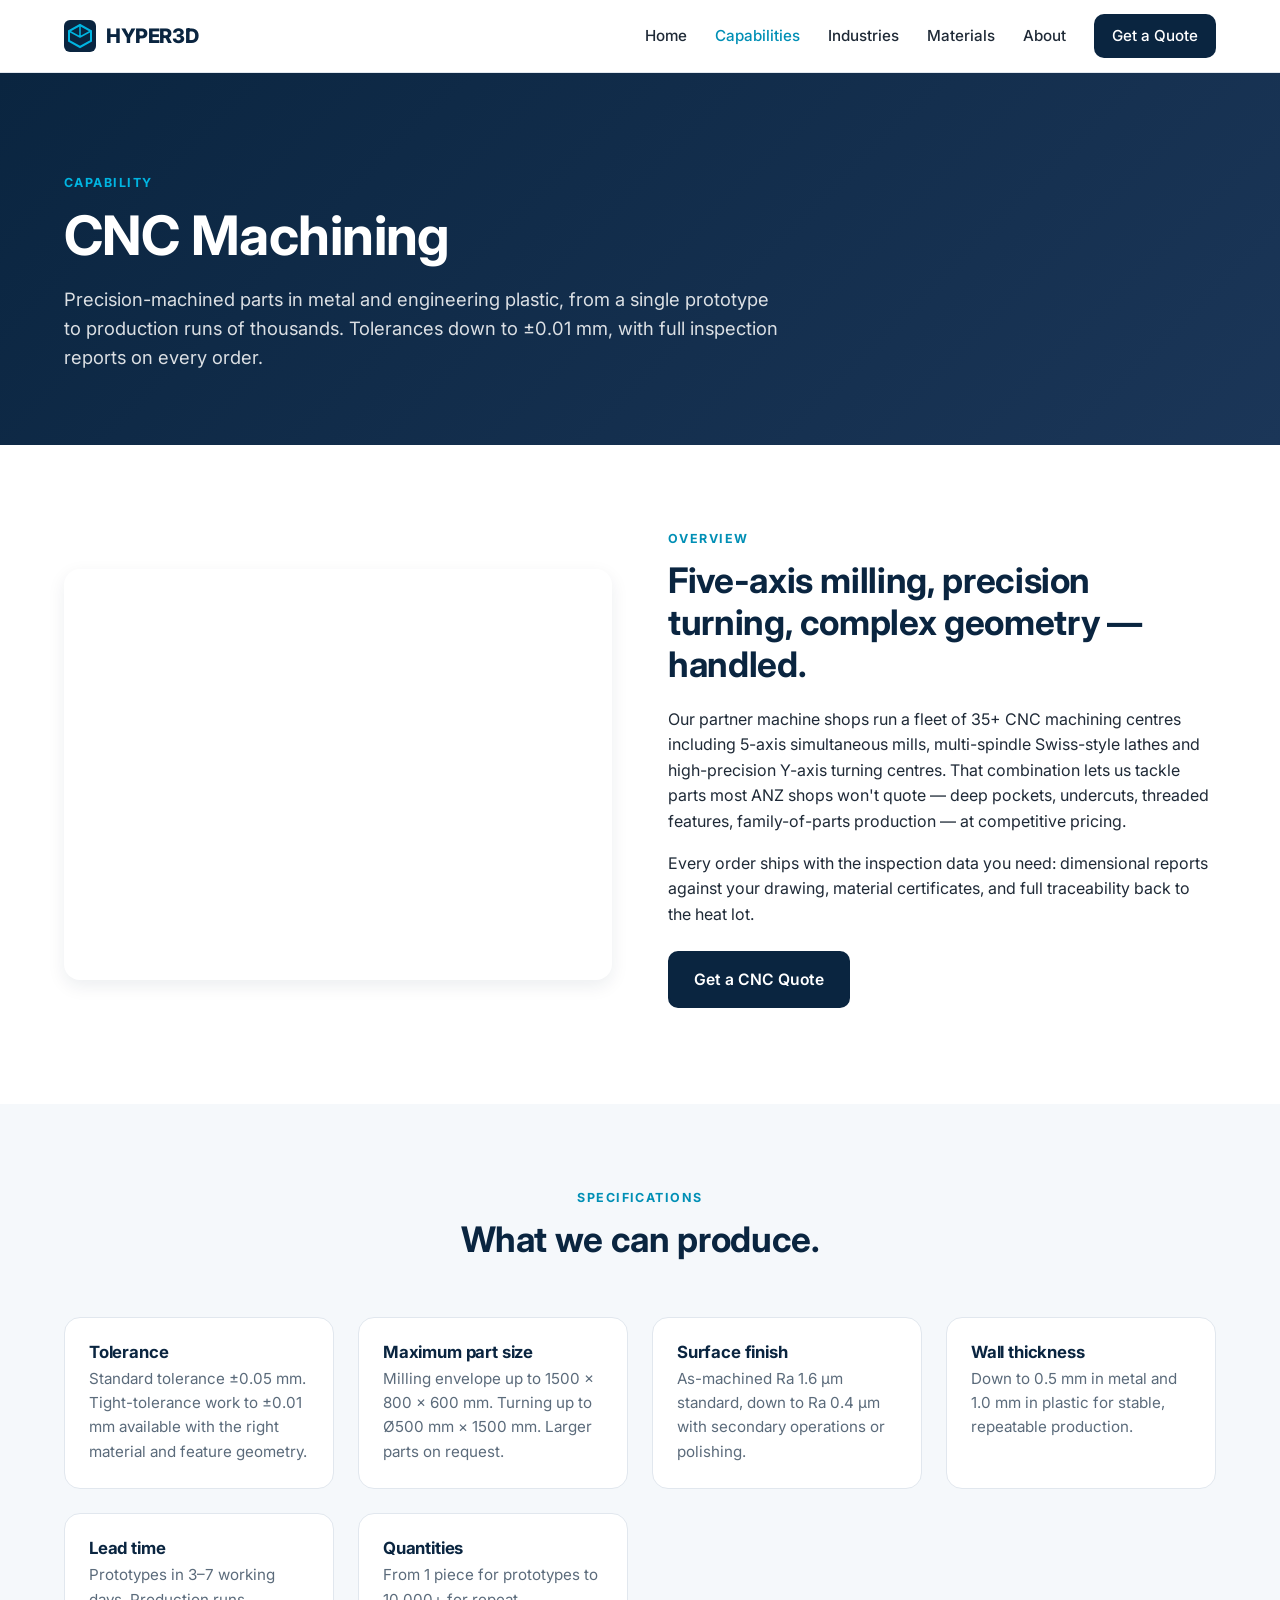
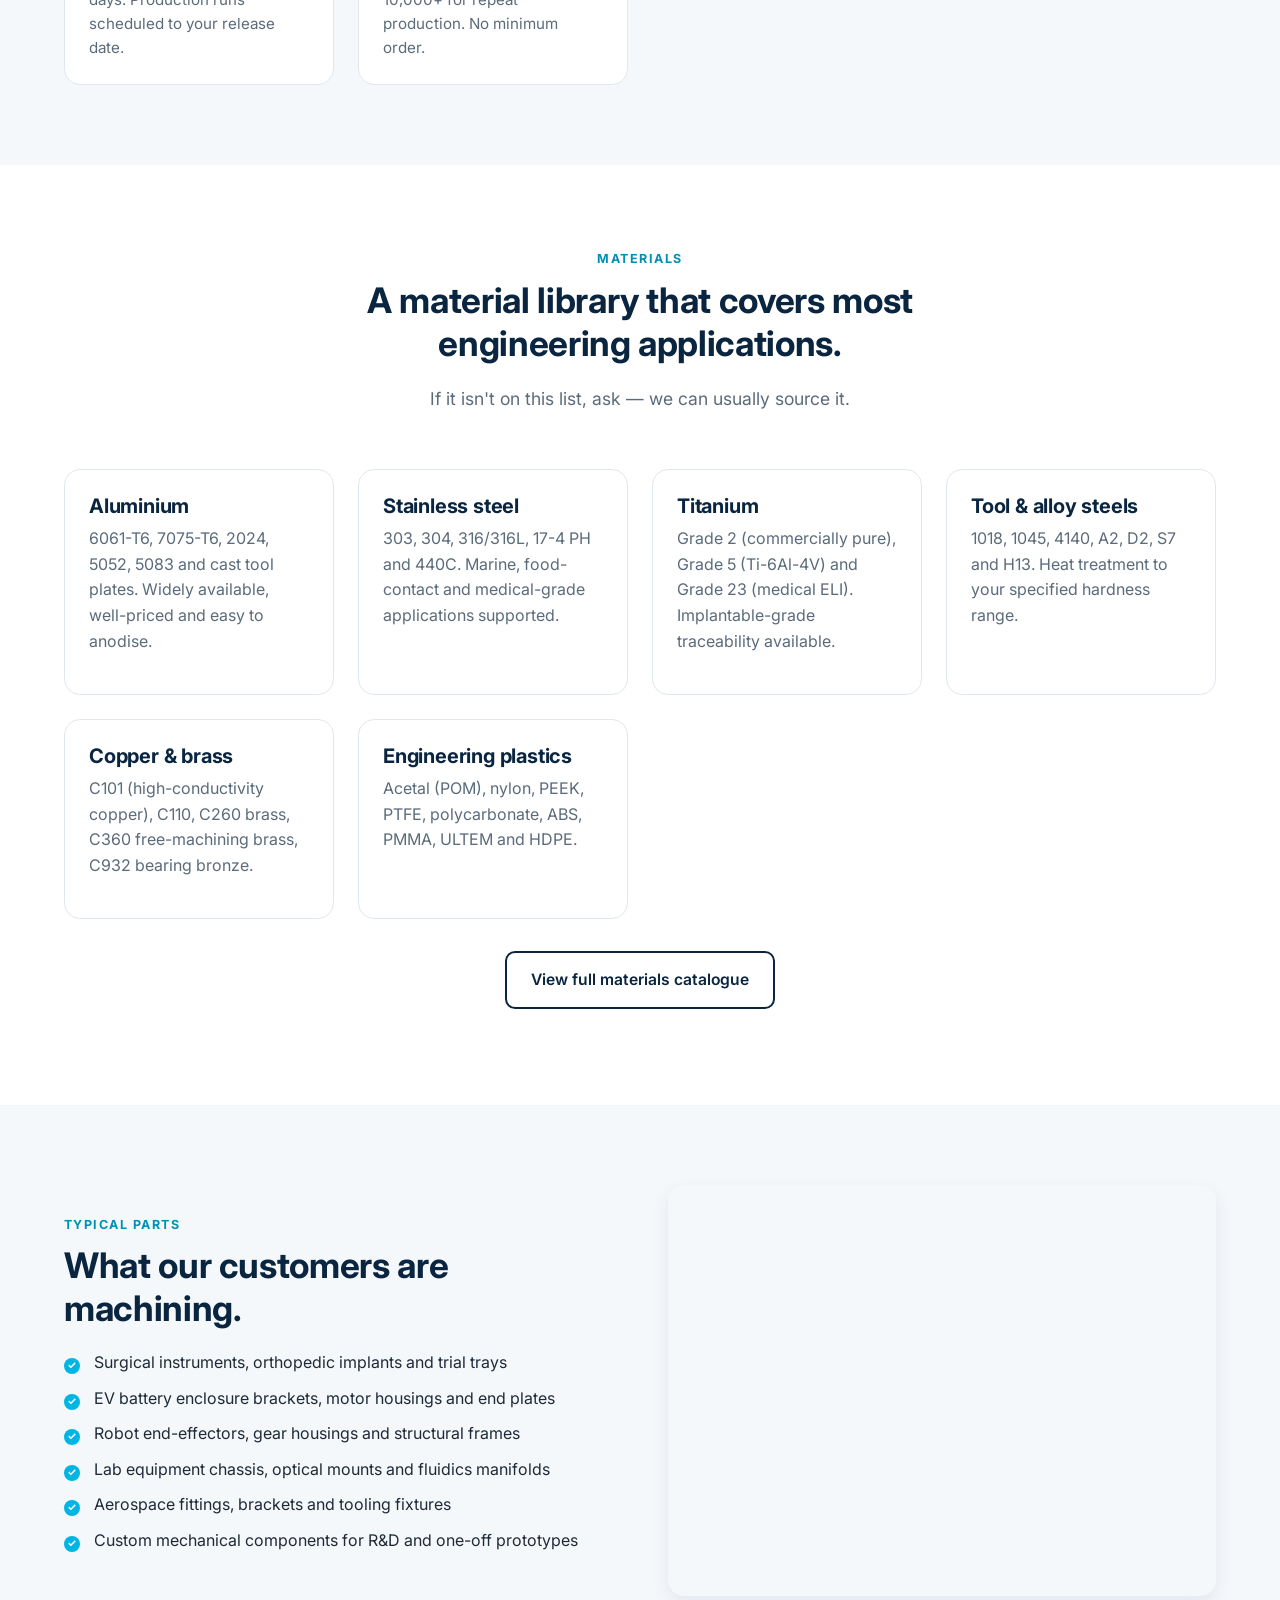
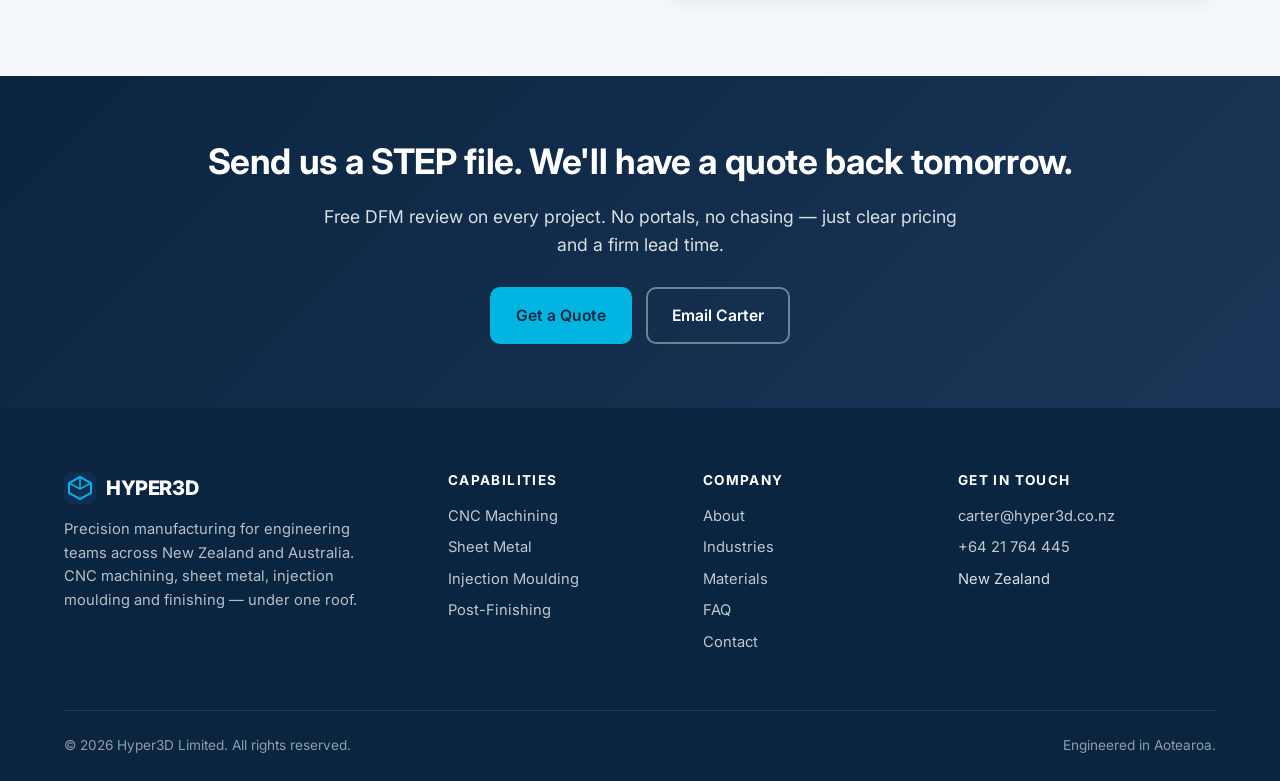
<file: capabilities/cnc-machining.html>
<!DOCTYPE html>
<html lang="en-NZ">
<head>
  <meta charset="UTF-8" />
  <meta name="viewport" content="width=device-width, initial-scale=1.0" />
  <title>CNC Machining — Hyper3D</title>
  <meta name="description" content="3-, 4- and 5-axis CNC milling and precision turning to ±0.01 mm. Aluminium, stainless, titanium, copper, brass and engineering plastics. Quotes in 24 hours." />
  <link rel="preconnect" href="https://fonts.googleapis.com" />
  <link rel="preconnect" href="https://fonts.gstatic.com" crossorigin />
  <link href="https://fonts.googleapis.com/css2?family=Inter:wght@400;500;600;700;800&display=swap" rel="stylesheet" />
  <link rel="stylesheet" href="../css/styles.css?v=3" />
  <link rel="icon" type="image/svg+xml" href="data:image/svg+xml,%3Csvg xmlns='http://www.w3.org/2000/svg' viewBox='0 0 32 32'%3E%3Crect width='32' height='32' rx='6' fill='%230A2540'/%3E%3Cpath d='M16 5 L27 11 L27 21 L16 27 L5 21 L5 11 Z' stroke='%2300B5E2' stroke-width='2' fill='none'/%3E%3C/svg%3E" />
</head>
<body>

<header class="site-header">
  <div class="container">
    <a href="../index.html" class="logo" aria-label="Hyper3D home">
      <svg width="32" height="32" viewBox="0 0 32 32" fill="none" aria-hidden="true">
        <rect width="32" height="32" rx="6" fill="#0A2540"/>
        <path d="M16 5 L27 11 L27 21 L16 27 L5 21 L5 11 Z" stroke="#00B5E2" stroke-width="2" fill="none"/>
        <path d="M16 5 L16 17 M16 17 L5 11 M16 17 L27 11" stroke="#00B5E2" stroke-width="1.5" stroke-linecap="round"/>
      </svg>
      <span>HYPER3D</span>
    </a>
    <input type="checkbox" id="nav-toggle" class="nav-toggle" />
    <label for="nav-toggle" class="nav-toggle-label" aria-label="Toggle navigation"><span></span></label>
    <nav class="nav" aria-label="Main">
      <a href="../index.html">Home</a>
      <a href="index.html" class="active">Capabilities</a>
      <a href="../industries.html">Industries</a>
      <a href="../materials.html">Materials</a>
      <a href="../about.html">About</a>
      <a href="../contact.html" class="nav-cta">Get a Quote</a>
    </nav>
  </div>
</header>

<section class="page-hero">
  <div class="container">
    <span class="eyebrow">Capability</span>
    <h1>CNC Machining</h1>
    <p>Precision-machined parts in metal and engineering plastic, from a single prototype to production runs of thousands. Tolerances down to ±0.01 mm, with full inspection reports on every order.</p>
  </div>
</section>

<section class="section">
  <div class="container">
    <div class="two-col">
      <div class="col-img" style="background-image: url('https://images.unsplash.com/photo-1565043666747-69f6646db940?auto=format&fit=crop&w=1200&q=80');"></div>
      <div>
        <span class="eyebrow">Overview</span>
        <h2>Five-axis milling, precision turning, complex geometry — handled.</h2>
        <p>Our partner machine shops run a fleet of 35+ CNC machining centres including 5-axis simultaneous mills, multi-spindle Swiss-style lathes and high-precision Y-axis turning centres. That combination lets us tackle parts most ANZ shops won't quote — deep pockets, undercuts, threaded features, family-of-parts production — at competitive pricing.</p>
        <p>Every order ships with the inspection data you need: dimensional reports against your drawing, material certificates, and full traceability back to the heat lot.</p>
        <p style="margin-top: 24px;">
          <a href="../contact.html" class="btn btn-dark">Get a CNC Quote</a>
        </p>
      </div>
    </div>
  </div>
</section>

<section class="section section-soft">
  <div class="container">
    <div class="section-header">
      <span class="eyebrow">Specifications</span>
      <h2>What we can produce.</h2>
    </div>

    <div class="features">
      <div class="feature">
        <h3>Tolerance</h3>
        <p>Standard tolerance ±0.05 mm. Tight-tolerance work to ±0.01 mm available with the right material and feature geometry.</p>
      </div>
      <div class="feature">
        <h3>Maximum part size</h3>
        <p>Milling envelope up to 1500 × 800 × 600 mm. Turning up to Ø500 mm × 1500 mm. Larger parts on request.</p>
      </div>
      <div class="feature">
        <h3>Surface finish</h3>
        <p>As-machined Ra 1.6 µm standard, down to Ra 0.4 µm with secondary operations or polishing.</p>
      </div>
      <div class="feature">
        <h3>Wall thickness</h3>
        <p>Down to 0.5 mm in metal and 1.0 mm in plastic for stable, repeatable production.</p>
      </div>
      <div class="feature">
        <h3>Lead time</h3>
        <p>Prototypes in 3–7 working days. Production runs scheduled to your release date.</p>
      </div>
      <div class="feature">
        <h3>Quantities</h3>
        <p>From 1 piece for prototypes to 10,000+ for repeat production. No minimum order.</p>
      </div>
    </div>
  </div>
</section>

<section class="section">
  <div class="container">
    <div class="section-header">
      <span class="eyebrow">Materials</span>
      <h2>A material library that covers most engineering applications.</h2>
      <p>If it isn't on this list, ask — we can usually source it.</p>
    </div>

    <div class="cards">
      <div class="card">
        <div class="card-body">
          <h3>Aluminium</h3>
          <p>6061-T6, 7075-T6, 2024, 5052, 5083 and cast tool plates. Widely available, well-priced and easy to anodise.</p>
        </div>
      </div>
      <div class="card">
        <div class="card-body">
          <h3>Stainless steel</h3>
          <p>303, 304, 316/316L, 17-4 PH and 440C. Marine, food-contact and medical-grade applications supported.</p>
        </div>
      </div>
      <div class="card">
        <div class="card-body">
          <h3>Titanium</h3>
          <p>Grade 2 (commercially pure), Grade 5 (Ti-6Al-4V) and Grade 23 (medical ELI). Implantable-grade traceability available.</p>
        </div>
      </div>
      <div class="card">
        <div class="card-body">
          <h3>Tool &amp; alloy steels</h3>
          <p>1018, 1045, 4140, A2, D2, S7 and H13. Heat treatment to your specified hardness range.</p>
        </div>
      </div>
      <div class="card">
        <div class="card-body">
          <h3>Copper &amp; brass</h3>
          <p>C101 (high-conductivity copper), C110, C260 brass, C360 free-machining brass, C932 bearing bronze.</p>
        </div>
      </div>
      <div class="card">
        <div class="card-body">
          <h3>Engineering plastics</h3>
          <p>Acetal (POM), nylon, PEEK, PTFE, polycarbonate, ABS, PMMA, ULTEM and HDPE.</p>
        </div>
      </div>
    </div>

    <p class="text-center" style="margin-top: 32px;">
      <a href="../materials.html" class="btn btn-outline">View full materials catalogue</a>
    </p>
  </div>
</section>

<section class="section section-soft">
  <div class="container">
    <div class="two-col reverse">
      <div class="col-img" style="background-image: url('https://images.unsplash.com/photo-1581092580497-e0d23cbdf1dc?auto=format&fit=crop&w=1200&q=80');"></div>
      <div>
        <span class="eyebrow">Typical parts</span>
        <h2>What our customers are machining.</h2>
        <ul class="checklist">
          <li>Surgical instruments, orthopedic implants and trial trays</li>
          <li>EV battery enclosure brackets, motor housings and end plates</li>
          <li>Robot end-effectors, gear housings and structural frames</li>
          <li>Lab equipment chassis, optical mounts and fluidics manifolds</li>
          <li>Aerospace fittings, brackets and tooling fixtures</li>
          <li>Custom mechanical components for R&amp;D and one-off prototypes</li>
        </ul>
      </div>
    </div>
  </div>
</section>

<section class="cta-strip">
  <div class="container">
    <h2>Send us a STEP file. We'll have a quote back tomorrow.</h2>
    <p>Free DFM review on every project. No portals, no chasing — just clear pricing and a firm lead time.</p>
    <div class="hero-ctas">
      <a href="../contact.html" class="btn btn-primary">Get a Quote</a>
      <a href="mailto:carter@hyper3d.co.nz" class="btn btn-secondary">Email Carter</a>
    </div>
  </div>
</section>

<footer class="site-footer">
  <div class="container">
    <div class="footer-grid">
      <div class="footer-brand">
        <div class="logo">
          <svg width="32" height="32" viewBox="0 0 32 32" fill="none" aria-hidden="true">
            <rect width="32" height="32" rx="6" fill="#0F2D4F"/>
            <path d="M16 5 L27 11 L27 21 L16 27 L5 21 L5 11 Z" stroke="#00B5E2" stroke-width="2" fill="none"/>
            <path d="M16 5 L16 17 M16 17 L5 11 M16 17 L27 11" stroke="#00B5E2" stroke-width="1.5" stroke-linecap="round"/>
          </svg>
          <span>HYPER3D</span>
        </div>
        <p>Precision manufacturing for engineering teams across New Zealand and Australia. CNC machining, sheet metal, injection moulding and finishing — under one roof.</p>
      </div>
      <div>
        <h4>Capabilities</h4>
        <ul>
          <li><a href="cnc-machining.html">CNC Machining</a></li>
          <li><a href="sheet-metal.html">Sheet Metal</a></li>
          <li><a href="injection-moulding.html">Injection Moulding</a></li>
          <li><a href="post-finishing.html">Post-Finishing</a></li>
        </ul>
      </div>
      <div>
        <h4>Company</h4>
        <ul>
          <li><a href="../about.html">About</a></li>
          <li><a href="../industries.html">Industries</a></li>
          <li><a href="../materials.html">Materials</a></li>
          <li><a href="../faq.html">FAQ</a></li>
          <li><a href="../contact.html">Contact</a></li>
        </ul>
      </div>
      <div>
        <h4>Get in touch</h4>
        <ul>
          <li><a href="mailto:carter@hyper3d.co.nz">carter@hyper3d.co.nz</a></li>
          <li><a href="tel:+64217644445">+64 21 764 445</a></li>
          <li>New Zealand</li>
        </ul>
      </div>
    </div>
    <div class="footer-bottom">
      <div>© 2026 Hyper3D Limited. All rights reserved.</div>
      <div>Engineered in Aotearoa.</div>
    </div>
  </div>
</footer>

</body>
</html>
</file>
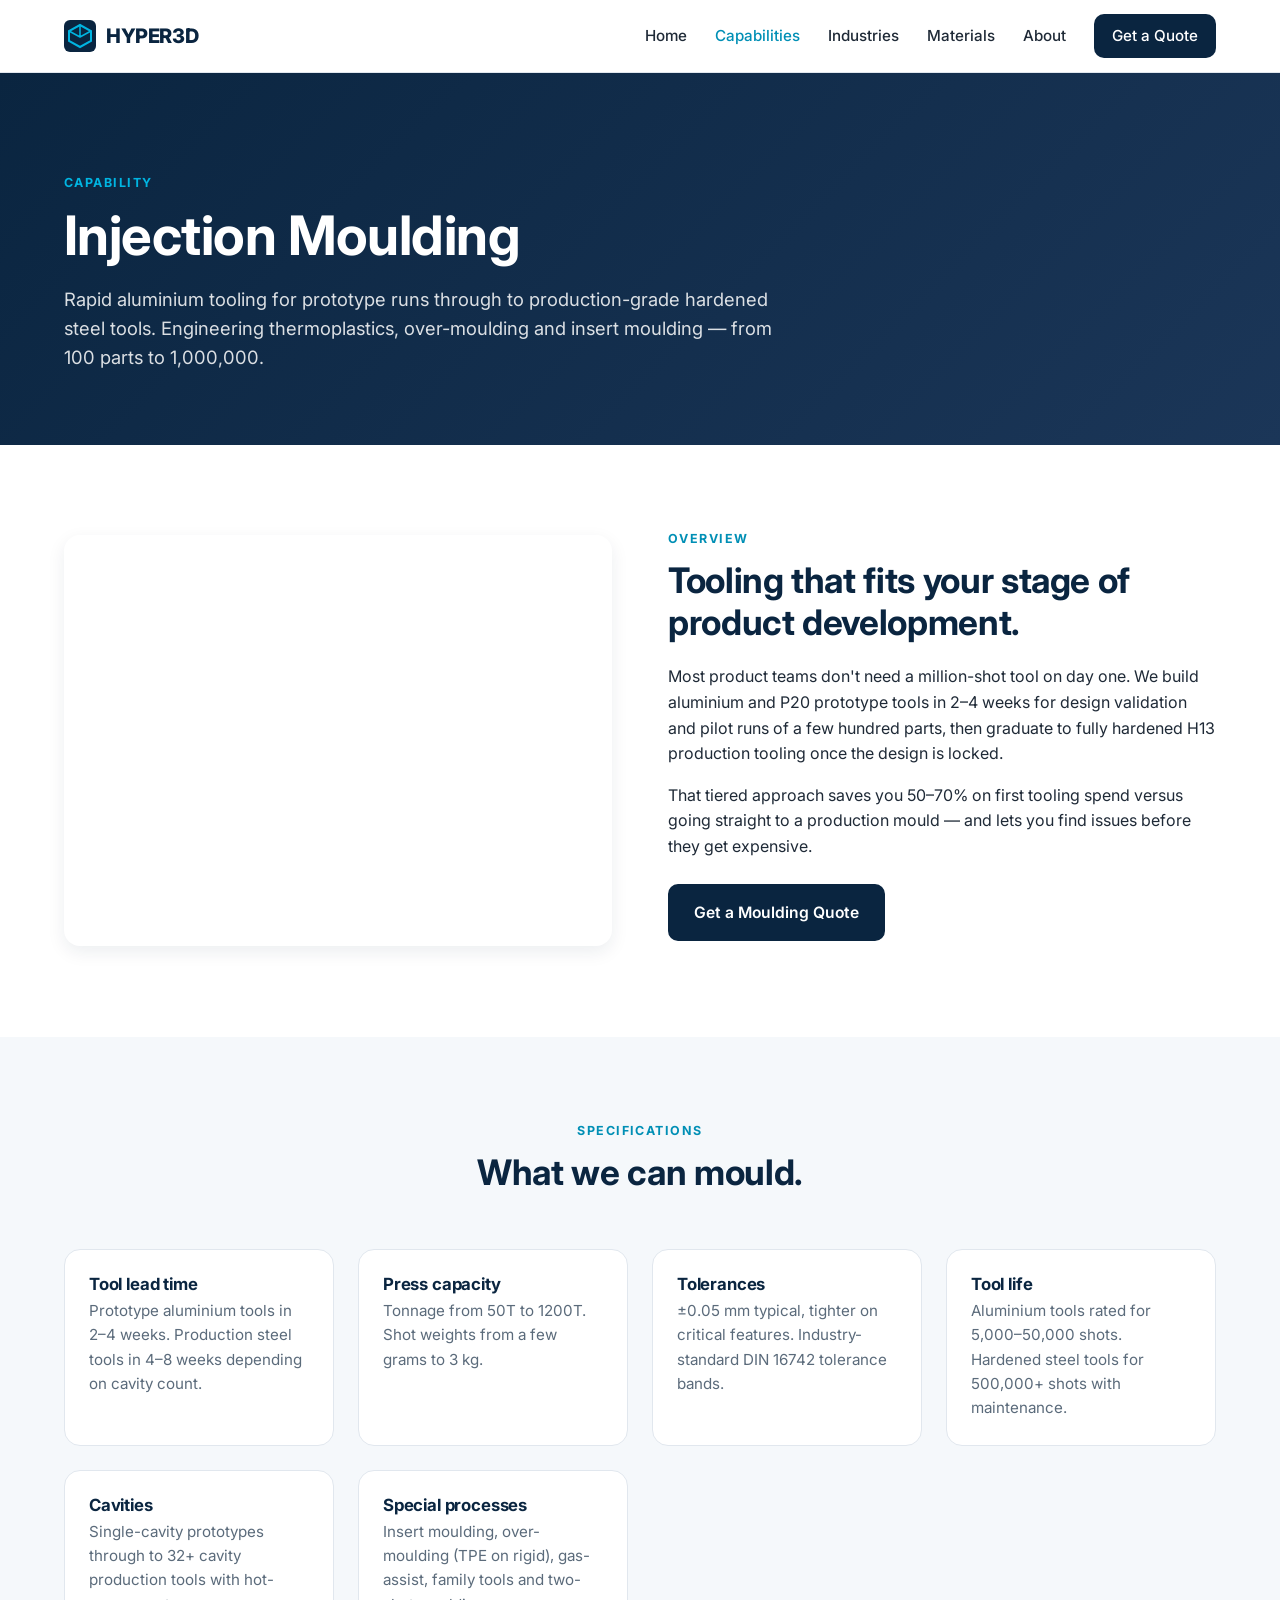
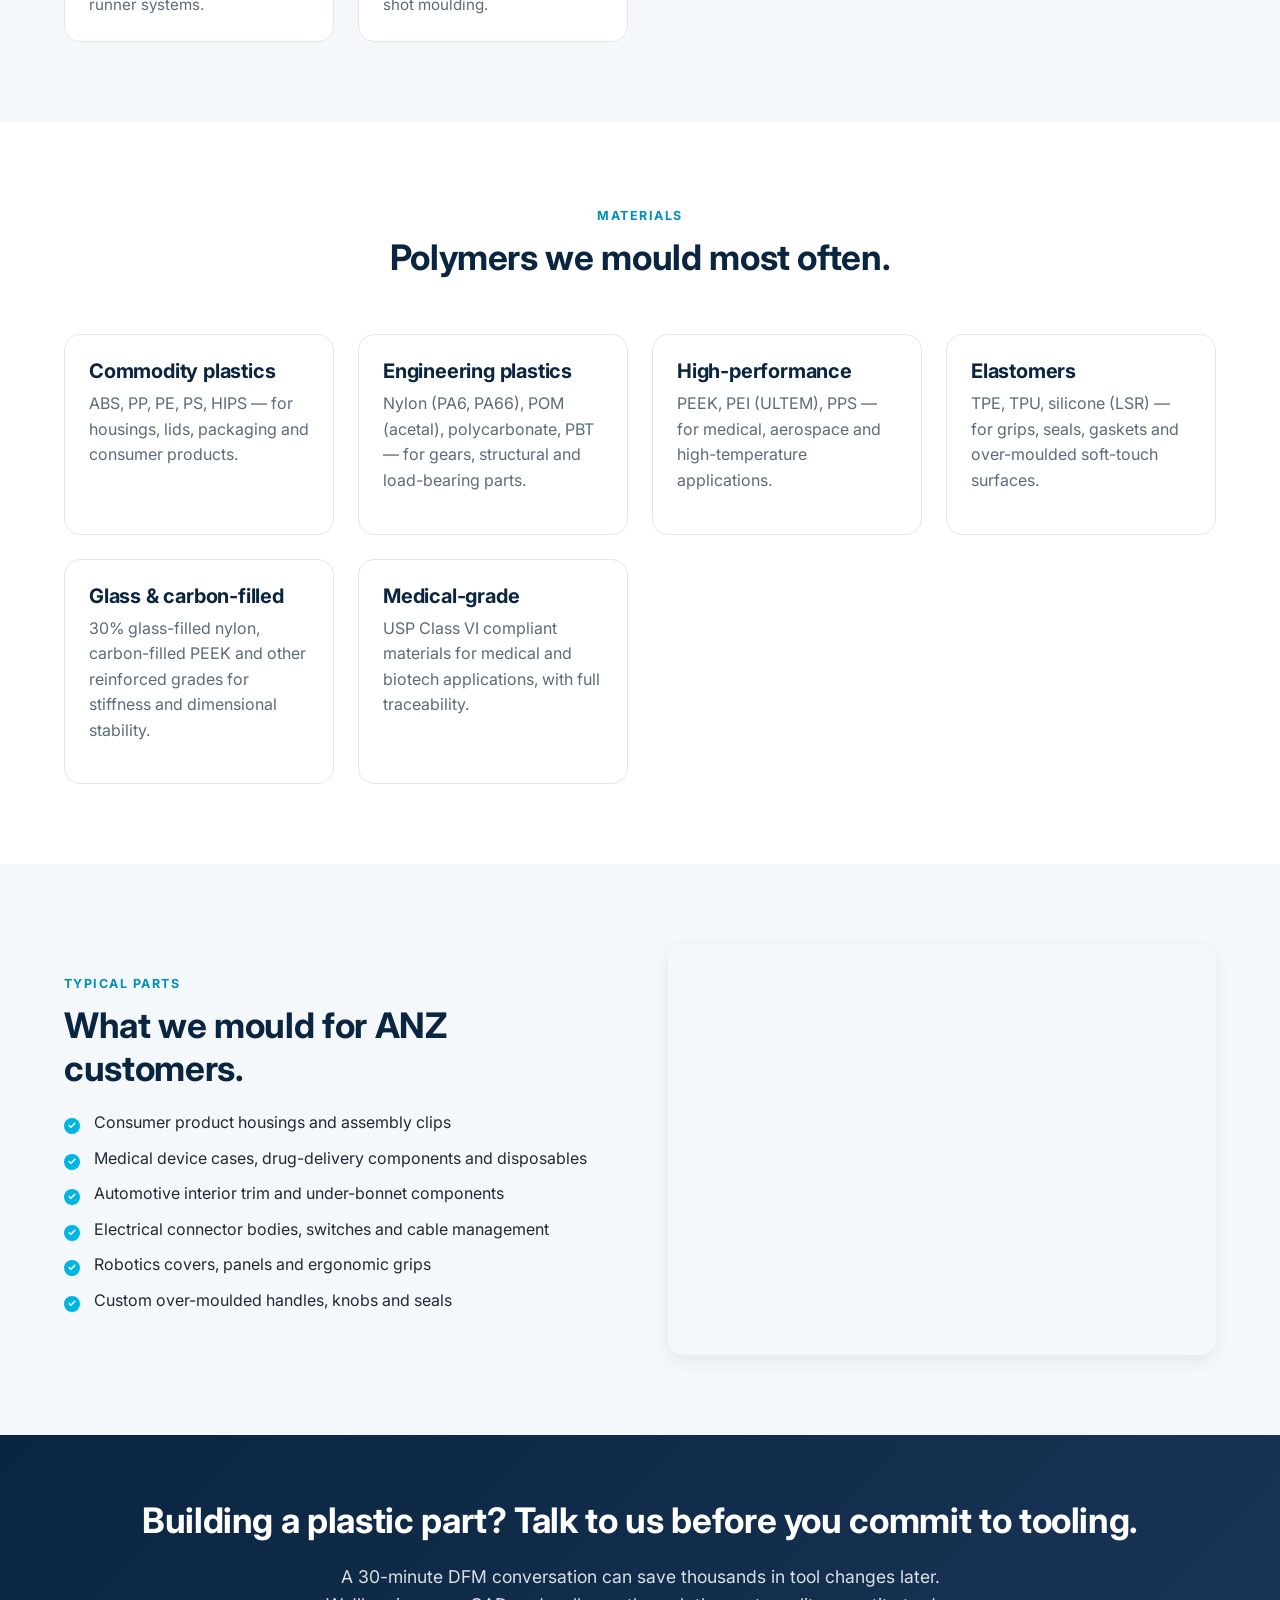
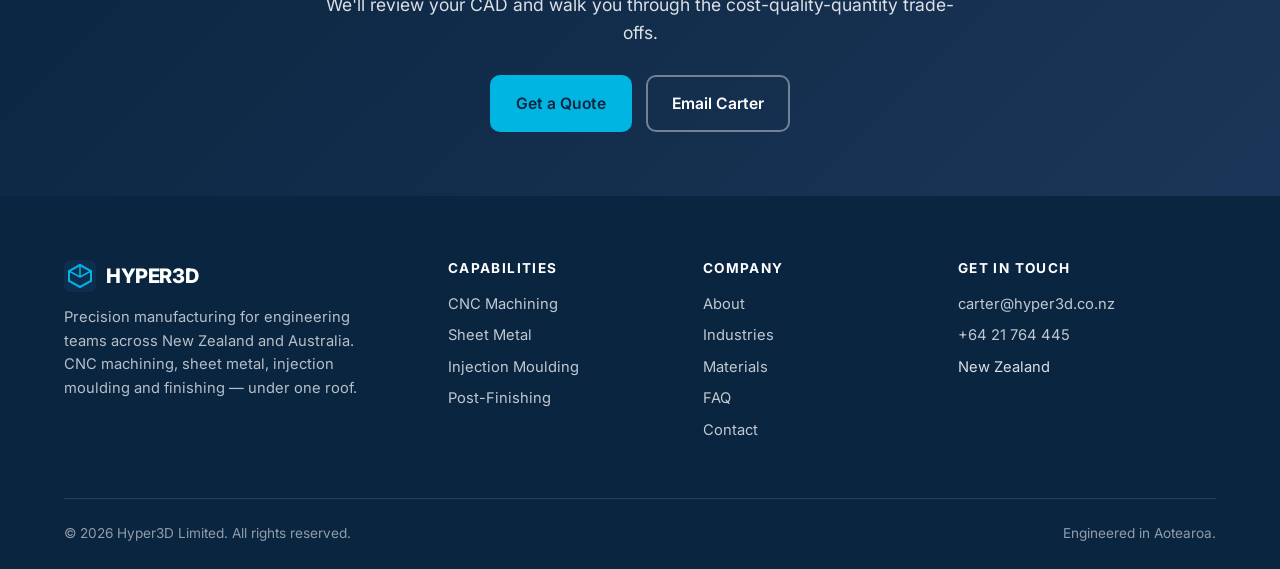
<file: capabilities/injection-moulding.html>
<!DOCTYPE html>
<html lang="en-NZ">
<head>
  <meta charset="UTF-8" />
  <meta name="viewport" content="width=device-width, initial-scale=1.0" />
  <title>Injection Moulding — Hyper3D</title>
  <meta name="description" content="Rapid aluminium tooling and production-grade plastic injection moulding. Engineering thermoplastics, over-moulding and insert moulding from prototype to mass production." />
  <link rel="preconnect" href="https://fonts.googleapis.com" />
  <link rel="preconnect" href="https://fonts.gstatic.com" crossorigin />
  <link href="https://fonts.googleapis.com/css2?family=Inter:wght@400;500;600;700;800&display=swap" rel="stylesheet" />
  <link rel="stylesheet" href="../css/styles.css?v=3" />
  <link rel="icon" type="image/svg+xml" href="data:image/svg+xml,%3Csvg xmlns='http://www.w3.org/2000/svg' viewBox='0 0 32 32'%3E%3Crect width='32' height='32' rx='6' fill='%230A2540'/%3E%3Cpath d='M16 5 L27 11 L27 21 L16 27 L5 21 L5 11 Z' stroke='%2300B5E2' stroke-width='2' fill='none'/%3E%3C/svg%3E" />
</head>
<body>

<header class="site-header">
  <div class="container">
    <a href="../index.html" class="logo" aria-label="Hyper3D home">
      <svg width="32" height="32" viewBox="0 0 32 32" fill="none" aria-hidden="true">
        <rect width="32" height="32" rx="6" fill="#0A2540"/>
        <path d="M16 5 L27 11 L27 21 L16 27 L5 21 L5 11 Z" stroke="#00B5E2" stroke-width="2" fill="none"/>
        <path d="M16 5 L16 17 M16 17 L5 11 M16 17 L27 11" stroke="#00B5E2" stroke-width="1.5" stroke-linecap="round"/>
      </svg>
      <span>HYPER3D</span>
    </a>
    <input type="checkbox" id="nav-toggle" class="nav-toggle" />
    <label for="nav-toggle" class="nav-toggle-label" aria-label="Toggle navigation"><span></span></label>
    <nav class="nav" aria-label="Main">
      <a href="../index.html">Home</a>
      <a href="index.html" class="active">Capabilities</a>
      <a href="../industries.html">Industries</a>
      <a href="../materials.html">Materials</a>
      <a href="../about.html">About</a>
      <a href="../contact.html" class="nav-cta">Get a Quote</a>
    </nav>
  </div>
</header>

<section class="page-hero">
  <div class="container">
    <span class="eyebrow">Capability</span>
    <h1>Injection Moulding</h1>
    <p>Rapid aluminium tooling for prototype runs through to production-grade hardened steel tools. Engineering thermoplastics, over-moulding and insert moulding — from 100 parts to 1,000,000.</p>
  </div>
</section>

<section class="section">
  <div class="container">
    <div class="two-col">
      <div class="col-img" style="background-image: url('https://images.unsplash.com/photo-1581094288338-2314dddb7ece?auto=format&fit=crop&w=1200&q=80');"></div>
      <div>
        <span class="eyebrow">Overview</span>
        <h2>Tooling that fits your stage of product development.</h2>
        <p>Most product teams don't need a million-shot tool on day one. We build aluminium and P20 prototype tools in 2–4 weeks for design validation and pilot runs of a few hundred parts, then graduate to fully hardened H13 production tooling once the design is locked.</p>
        <p>That tiered approach saves you 50–70% on first tooling spend versus going straight to a production mould — and lets you find issues before they get expensive.</p>
        <p style="margin-top: 24px;">
          <a href="../contact.html" class="btn btn-dark">Get a Moulding Quote</a>
        </p>
      </div>
    </div>
  </div>
</section>

<section class="section section-soft">
  <div class="container">
    <div class="section-header">
      <span class="eyebrow">Specifications</span>
      <h2>What we can mould.</h2>
    </div>

    <div class="features">
      <div class="feature">
        <h3>Tool lead time</h3>
        <p>Prototype aluminium tools in 2–4 weeks. Production steel tools in 4–8 weeks depending on cavity count.</p>
      </div>
      <div class="feature">
        <h3>Press capacity</h3>
        <p>Tonnage from 50T to 1200T. Shot weights from a few grams to 3 kg.</p>
      </div>
      <div class="feature">
        <h3>Tolerances</h3>
        <p>±0.05 mm typical, tighter on critical features. Industry-standard DIN 16742 tolerance bands.</p>
      </div>
      <div class="feature">
        <h3>Tool life</h3>
        <p>Aluminium tools rated for 5,000–50,000 shots. Hardened steel tools for 500,000+ shots with maintenance.</p>
      </div>
      <div class="feature">
        <h3>Cavities</h3>
        <p>Single-cavity prototypes through to 32+ cavity production tools with hot-runner systems.</p>
      </div>
      <div class="feature">
        <h3>Special processes</h3>
        <p>Insert moulding, over-moulding (TPE on rigid), gas-assist, family tools and two-shot moulding.</p>
      </div>
    </div>
  </div>
</section>

<section class="section">
  <div class="container">
    <div class="section-header">
      <span class="eyebrow">Materials</span>
      <h2>Polymers we mould most often.</h2>
    </div>

    <div class="cards">
      <div class="card">
        <div class="card-body">
          <h3>Commodity plastics</h3>
          <p>ABS, PP, PE, PS, HIPS — for housings, lids, packaging and consumer products.</p>
        </div>
      </div>
      <div class="card">
        <div class="card-body">
          <h3>Engineering plastics</h3>
          <p>Nylon (PA6, PA66), POM (acetal), polycarbonate, PBT — for gears, structural and load-bearing parts.</p>
        </div>
      </div>
      <div class="card">
        <div class="card-body">
          <h3>High-performance</h3>
          <p>PEEK, PEI (ULTEM), PPS — for medical, aerospace and high-temperature applications.</p>
        </div>
      </div>
      <div class="card">
        <div class="card-body">
          <h3>Elastomers</h3>
          <p>TPE, TPU, silicone (LSR) — for grips, seals, gaskets and over-moulded soft-touch surfaces.</p>
        </div>
      </div>
      <div class="card">
        <div class="card-body">
          <h3>Glass &amp; carbon-filled</h3>
          <p>30% glass-filled nylon, carbon-filled PEEK and other reinforced grades for stiffness and dimensional stability.</p>
        </div>
      </div>
      <div class="card">
        <div class="card-body">
          <h3>Medical-grade</h3>
          <p>USP Class VI compliant materials for medical and biotech applications, with full traceability.</p>
        </div>
      </div>
    </div>
  </div>
</section>

<section class="section section-soft">
  <div class="container">
    <div class="two-col reverse">
      <div class="col-img" style="background-image: url('https://images.unsplash.com/photo-1530124566582-a618bc2615dc?auto=format&fit=crop&w=1200&q=80');"></div>
      <div>
        <span class="eyebrow">Typical parts</span>
        <h2>What we mould for ANZ customers.</h2>
        <ul class="checklist">
          <li>Consumer product housings and assembly clips</li>
          <li>Medical device cases, drug-delivery components and disposables</li>
          <li>Automotive interior trim and under-bonnet components</li>
          <li>Electrical connector bodies, switches and cable management</li>
          <li>Robotics covers, panels and ergonomic grips</li>
          <li>Custom over-moulded handles, knobs and seals</li>
        </ul>
      </div>
    </div>
  </div>
</section>

<section class="cta-strip">
  <div class="container">
    <h2>Building a plastic part? Talk to us before you commit to tooling.</h2>
    <p>A 30-minute DFM conversation can save thousands in tool changes later. We'll review your CAD and walk you through the cost-quality-quantity trade-offs.</p>
    <div class="hero-ctas">
      <a href="../contact.html" class="btn btn-primary">Get a Quote</a>
      <a href="mailto:carter@hyper3d.co.nz" class="btn btn-secondary">Email Carter</a>
    </div>
  </div>
</section>

<footer class="site-footer">
  <div class="container">
    <div class="footer-grid">
      <div class="footer-brand">
        <div class="logo">
          <svg width="32" height="32" viewBox="0 0 32 32" fill="none" aria-hidden="true">
            <rect width="32" height="32" rx="6" fill="#0F2D4F"/>
            <path d="M16 5 L27 11 L27 21 L16 27 L5 21 L5 11 Z" stroke="#00B5E2" stroke-width="2" fill="none"/>
            <path d="M16 5 L16 17 M16 17 L5 11 M16 17 L27 11" stroke="#00B5E2" stroke-width="1.5" stroke-linecap="round"/>
          </svg>
          <span>HYPER3D</span>
        </div>
        <p>Precision manufacturing for engineering teams across New Zealand and Australia. CNC machining, sheet metal, injection moulding and finishing — under one roof.</p>
      </div>
      <div>
        <h4>Capabilities</h4>
        <ul>
          <li><a href="cnc-machining.html">CNC Machining</a></li>
          <li><a href="sheet-metal.html">Sheet Metal</a></li>
          <li><a href="injection-moulding.html">Injection Moulding</a></li>
          <li><a href="post-finishing.html">Post-Finishing</a></li>
        </ul>
      </div>
      <div>
        <h4>Company</h4>
        <ul>
          <li><a href="../about.html">About</a></li>
          <li><a href="../industries.html">Industries</a></li>
          <li><a href="../materials.html">Materials</a></li>
          <li><a href="../faq.html">FAQ</a></li>
          <li><a href="../contact.html">Contact</a></li>
        </ul>
      </div>
      <div>
        <h4>Get in touch</h4>
        <ul>
          <li><a href="mailto:carter@hyper3d.co.nz">carter@hyper3d.co.nz</a></li>
          <li><a href="tel:+64217644445">+64 21 764 445</a></li>
          <li>New Zealand</li>
        </ul>
      </div>
    </div>
    <div class="footer-bottom">
      <div>© 2026 Hyper3D Limited. All rights reserved.</div>
      <div>Engineered in Aotearoa.</div>
    </div>
  </div>
</footer>

</body>
</html>
</file>
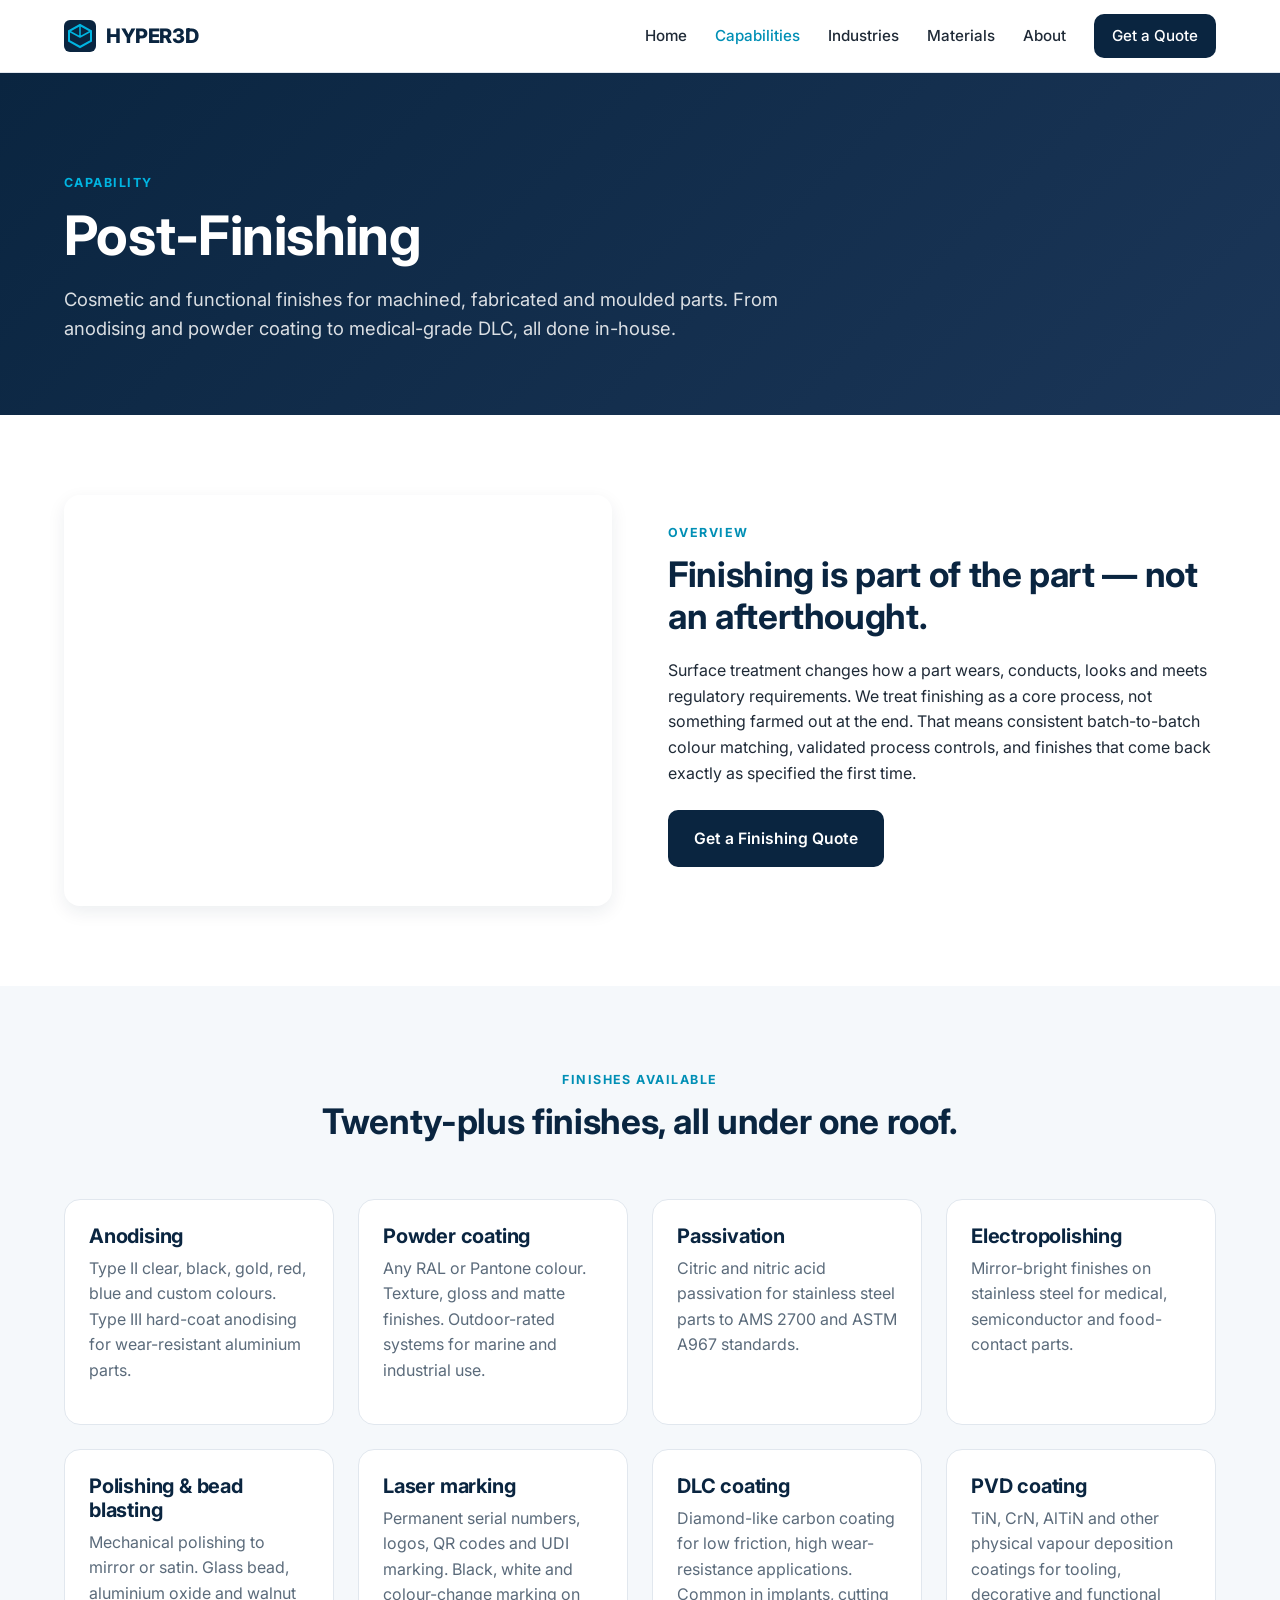
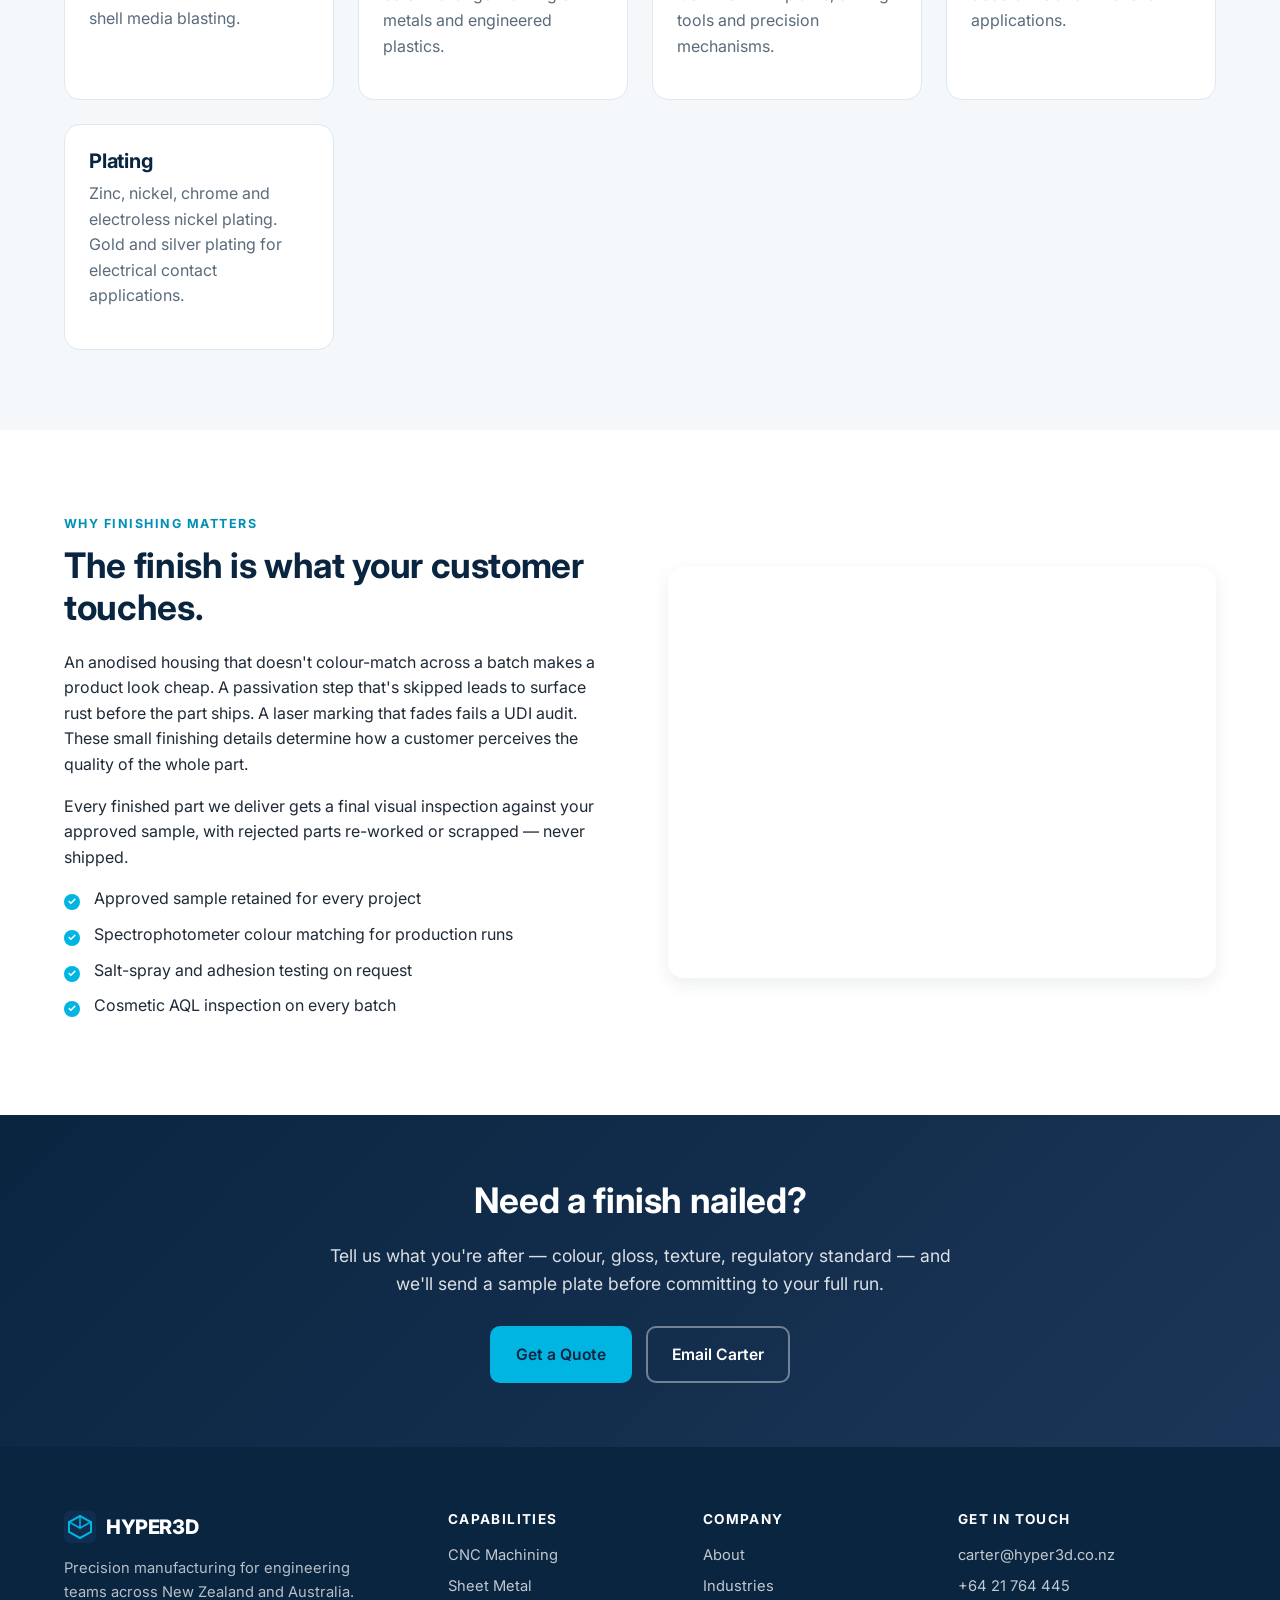
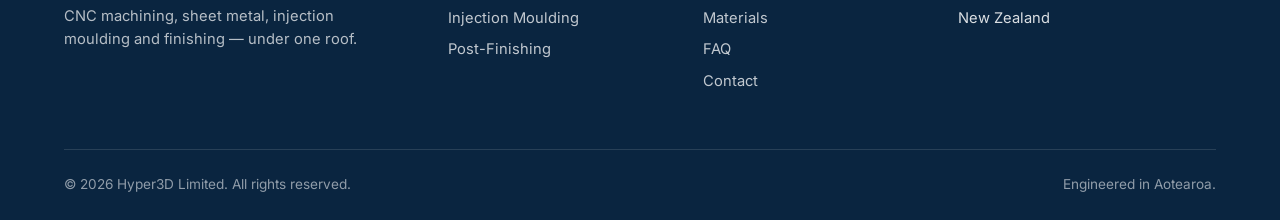
<file: capabilities/post-finishing.html>
<!DOCTYPE html>
<html lang="en-NZ">
<head>
  <meta charset="UTF-8" />
  <meta name="viewport" content="width=device-width, initial-scale=1.0" />
  <title>Post-Finishing — Hyper3D</title>
  <meta name="description" content="Anodising, powder coating, passivation, polishing, laser marking and DLC coating. In-house cosmetic and functional finishes for machined and fabricated parts." />
  <link rel="preconnect" href="https://fonts.googleapis.com" />
  <link rel="preconnect" href="https://fonts.gstatic.com" crossorigin />
  <link href="https://fonts.googleapis.com/css2?family=Inter:wght@400;500;600;700;800&display=swap" rel="stylesheet" />
  <link rel="stylesheet" href="../css/styles.css?v=3" />
  <link rel="icon" type="image/svg+xml" href="data:image/svg+xml,%3Csvg xmlns='http://www.w3.org/2000/svg' viewBox='0 0 32 32'%3E%3Crect width='32' height='32' rx='6' fill='%230A2540'/%3E%3Cpath d='M16 5 L27 11 L27 21 L16 27 L5 21 L5 11 Z' stroke='%2300B5E2' stroke-width='2' fill='none'/%3E%3C/svg%3E" />
</head>
<body>

<header class="site-header">
  <div class="container">
    <a href="../index.html" class="logo" aria-label="Hyper3D home">
      <svg width="32" height="32" viewBox="0 0 32 32" fill="none" aria-hidden="true">
        <rect width="32" height="32" rx="6" fill="#0A2540"/>
        <path d="M16 5 L27 11 L27 21 L16 27 L5 21 L5 11 Z" stroke="#00B5E2" stroke-width="2" fill="none"/>
        <path d="M16 5 L16 17 M16 17 L5 11 M16 17 L27 11" stroke="#00B5E2" stroke-width="1.5" stroke-linecap="round"/>
      </svg>
      <span>HYPER3D</span>
    </a>
    <input type="checkbox" id="nav-toggle" class="nav-toggle" />
    <label for="nav-toggle" class="nav-toggle-label" aria-label="Toggle navigation"><span></span></label>
    <nav class="nav" aria-label="Main">
      <a href="../index.html">Home</a>
      <a href="index.html" class="active">Capabilities</a>
      <a href="../industries.html">Industries</a>
      <a href="../materials.html">Materials</a>
      <a href="../about.html">About</a>
      <a href="../contact.html" class="nav-cta">Get a Quote</a>
    </nav>
  </div>
</header>

<section class="page-hero">
  <div class="container">
    <span class="eyebrow">Capability</span>
    <h1>Post-Finishing</h1>
    <p>Cosmetic and functional finishes for machined, fabricated and moulded parts. From anodising and powder coating to medical-grade DLC, all done in-house.</p>
  </div>
</section>

<section class="section">
  <div class="container">
    <div class="two-col">
      <div class="col-img" style="background-image: url('https://images.unsplash.com/photo-1574170631083-cad6e1bcd56b?auto=format&fit=crop&w=1200&q=80');"></div>
      <div>
        <span class="eyebrow">Overview</span>
        <h2>Finishing is part of the part — not an afterthought.</h2>
        <p>Surface treatment changes how a part wears, conducts, looks and meets regulatory requirements. We treat finishing as a core process, not something farmed out at the end. That means consistent batch-to-batch colour matching, validated process controls, and finishes that come back exactly as specified the first time.</p>
        <p style="margin-top: 24px;">
          <a href="../contact.html" class="btn btn-dark">Get a Finishing Quote</a>
        </p>
      </div>
    </div>
  </div>
</section>

<section class="section section-soft">
  <div class="container">
    <div class="section-header">
      <span class="eyebrow">Finishes available</span>
      <h2>Twenty-plus finishes, all under one roof.</h2>
    </div>

    <div class="cards">
      <div class="card">
        <div class="card-body">
          <h3>Anodising</h3>
          <p>Type II clear, black, gold, red, blue and custom colours. Type III hard-coat anodising for wear-resistant aluminium parts.</p>
        </div>
      </div>
      <div class="card">
        <div class="card-body">
          <h3>Powder coating</h3>
          <p>Any RAL or Pantone colour. Texture, gloss and matte finishes. Outdoor-rated systems for marine and industrial use.</p>
        </div>
      </div>
      <div class="card">
        <div class="card-body">
          <h3>Passivation</h3>
          <p>Citric and nitric acid passivation for stainless steel parts to AMS 2700 and ASTM A967 standards.</p>
        </div>
      </div>
      <div class="card">
        <div class="card-body">
          <h3>Electropolishing</h3>
          <p>Mirror-bright finishes on stainless steel for medical, semiconductor and food-contact parts.</p>
        </div>
      </div>
      <div class="card">
        <div class="card-body">
          <h3>Polishing &amp; bead blasting</h3>
          <p>Mechanical polishing to mirror or satin. Glass bead, aluminium oxide and walnut shell media blasting.</p>
        </div>
      </div>
      <div class="card">
        <div class="card-body">
          <h3>Laser marking</h3>
          <p>Permanent serial numbers, logos, QR codes and UDI marking. Black, white and colour-change marking on metals and engineered plastics.</p>
        </div>
      </div>
      <div class="card">
        <div class="card-body">
          <h3>DLC coating</h3>
          <p>Diamond-like carbon coating for low friction, high wear-resistance applications. Common in implants, cutting tools and precision mechanisms.</p>
        </div>
      </div>
      <div class="card">
        <div class="card-body">
          <h3>PVD coating</h3>
          <p>TiN, CrN, AlTiN and other physical vapour deposition coatings for tooling, decorative and functional applications.</p>
        </div>
      </div>
      <div class="card">
        <div class="card-body">
          <h3>Plating</h3>
          <p>Zinc, nickel, chrome and electroless nickel plating. Gold and silver plating for electrical contact applications.</p>
        </div>
      </div>
    </div>
  </div>
</section>

<section class="section">
  <div class="container">
    <div class="two-col">
      <div>
        <span class="eyebrow">Why finishing matters</span>
        <h2>The finish is what your customer touches.</h2>
        <p>An anodised housing that doesn't colour-match across a batch makes a product look cheap. A passivation step that's skipped leads to surface rust before the part ships. A laser marking that fades fails a UDI audit. These small finishing details determine how a customer perceives the quality of the whole part.</p>
        <p>Every finished part we deliver gets a final visual inspection against your approved sample, with rejected parts re-worked or scrapped — never shipped.</p>
        <ul class="checklist">
          <li>Approved sample retained for every project</li>
          <li>Spectrophotometer colour matching for production runs</li>
          <li>Salt-spray and adhesion testing on request</li>
          <li>Cosmetic AQL inspection on every batch</li>
        </ul>
      </div>
      <div class="col-img" style="background-image: url('https://images.unsplash.com/photo-1565514020179-026b5f4ad94c?auto=format&fit=crop&w=1200&q=80');"></div>
    </div>
  </div>
</section>

<section class="cta-strip">
  <div class="container">
    <h2>Need a finish nailed?</h2>
    <p>Tell us what you're after — colour, gloss, texture, regulatory standard — and we'll send a sample plate before committing to your full run.</p>
    <div class="hero-ctas">
      <a href="../contact.html" class="btn btn-primary">Get a Quote</a>
      <a href="mailto:carter@hyper3d.co.nz" class="btn btn-secondary">Email Carter</a>
    </div>
  </div>
</section>

<footer class="site-footer">
  <div class="container">
    <div class="footer-grid">
      <div class="footer-brand">
        <div class="logo">
          <svg width="32" height="32" viewBox="0 0 32 32" fill="none" aria-hidden="true">
            <rect width="32" height="32" rx="6" fill="#0F2D4F"/>
            <path d="M16 5 L27 11 L27 21 L16 27 L5 21 L5 11 Z" stroke="#00B5E2" stroke-width="2" fill="none"/>
            <path d="M16 5 L16 17 M16 17 L5 11 M16 17 L27 11" stroke="#00B5E2" stroke-width="1.5" stroke-linecap="round"/>
          </svg>
          <span>HYPER3D</span>
        </div>
        <p>Precision manufacturing for engineering teams across New Zealand and Australia. CNC machining, sheet metal, injection moulding and finishing — under one roof.</p>
      </div>
      <div>
        <h4>Capabilities</h4>
        <ul>
          <li><a href="cnc-machining.html">CNC Machining</a></li>
          <li><a href="sheet-metal.html">Sheet Metal</a></li>
          <li><a href="injection-moulding.html">Injection Moulding</a></li>
          <li><a href="post-finishing.html">Post-Finishing</a></li>
        </ul>
      </div>
      <div>
        <h4>Company</h4>
        <ul>
          <li><a href="../about.html">About</a></li>
          <li><a href="../industries.html">Industries</a></li>
          <li><a href="../materials.html">Materials</a></li>
          <li><a href="../faq.html">FAQ</a></li>
          <li><a href="../contact.html">Contact</a></li>
        </ul>
      </div>
      <div>
        <h4>Get in touch</h4>
        <ul>
          <li><a href="mailto:carter@hyper3d.co.nz">carter@hyper3d.co.nz</a></li>
          <li><a href="tel:+64217644445">+64 21 764 445</a></li>
          <li>New Zealand</li>
        </ul>
      </div>
    </div>
    <div class="footer-bottom">
      <div>© 2026 Hyper3D Limited. All rights reserved.</div>
      <div>Engineered in Aotearoa.</div>
    </div>
  </div>
</footer>

</body>
</html>
</file>
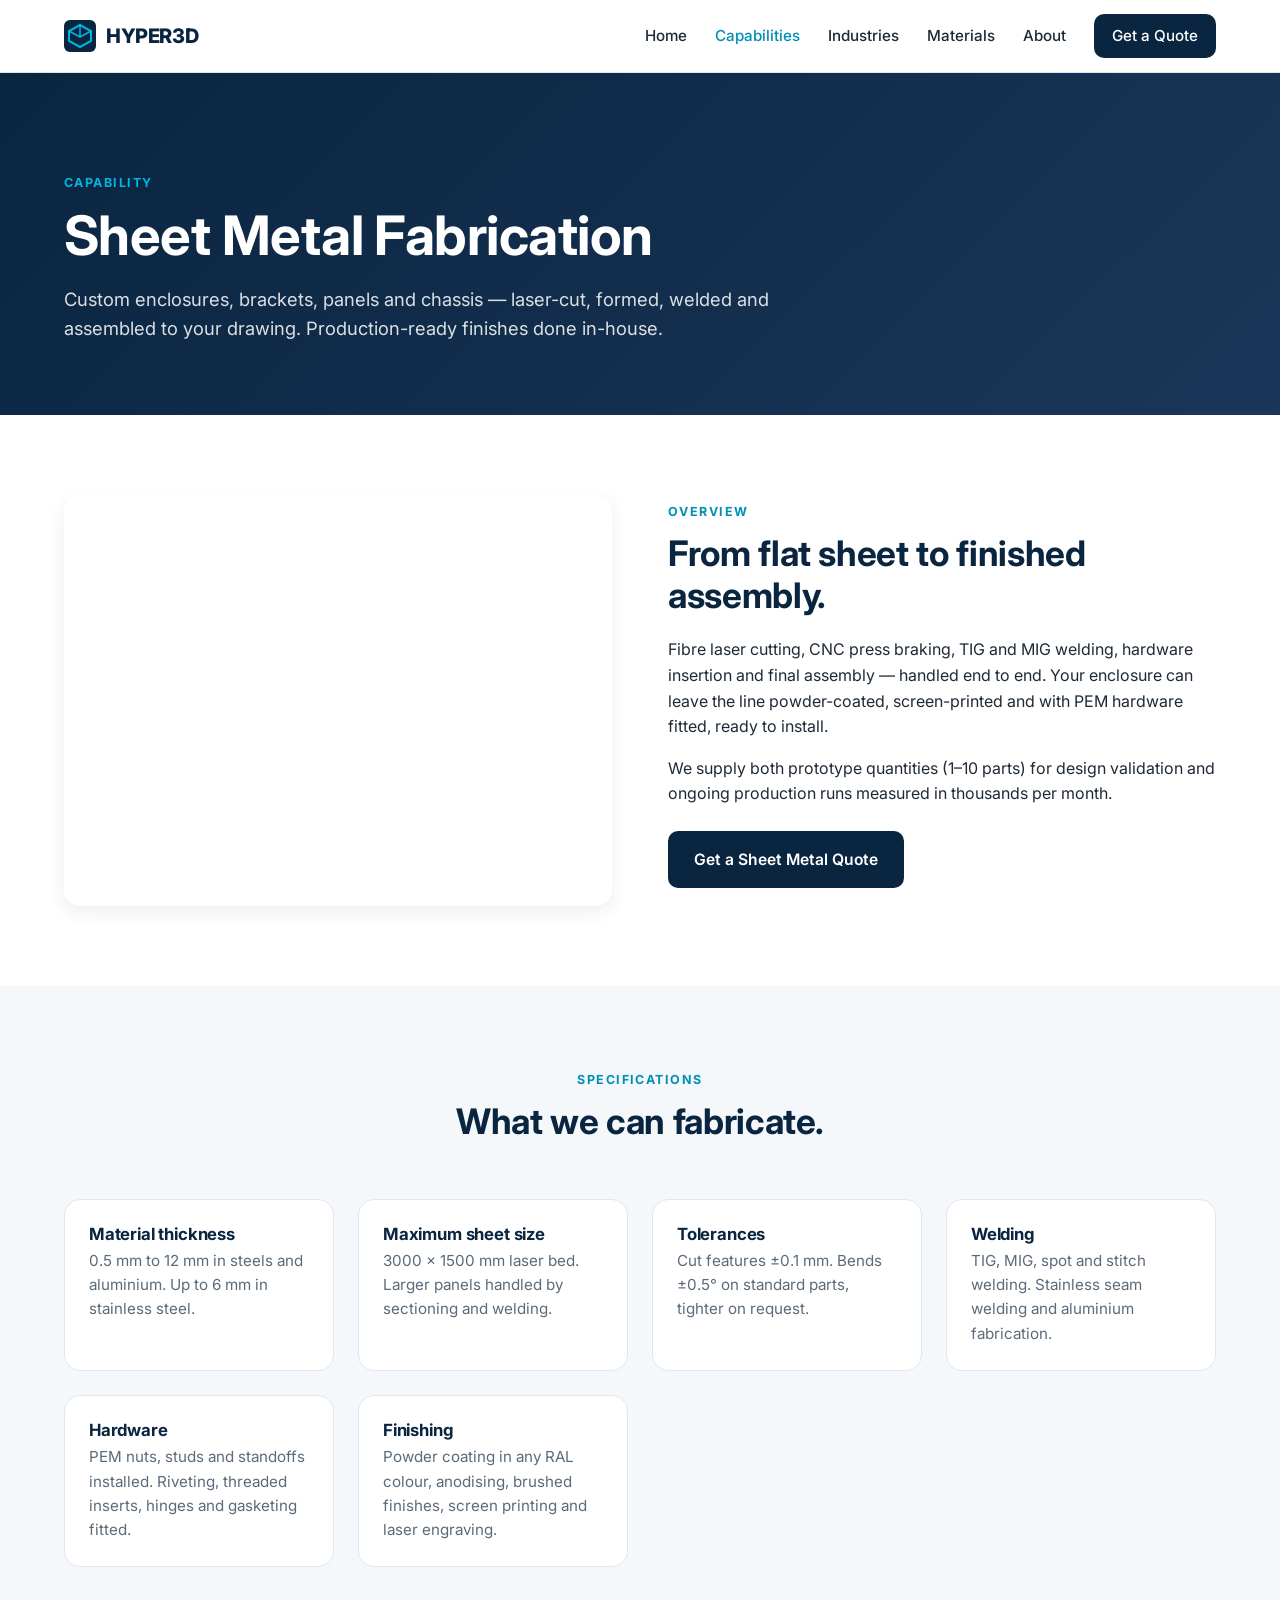
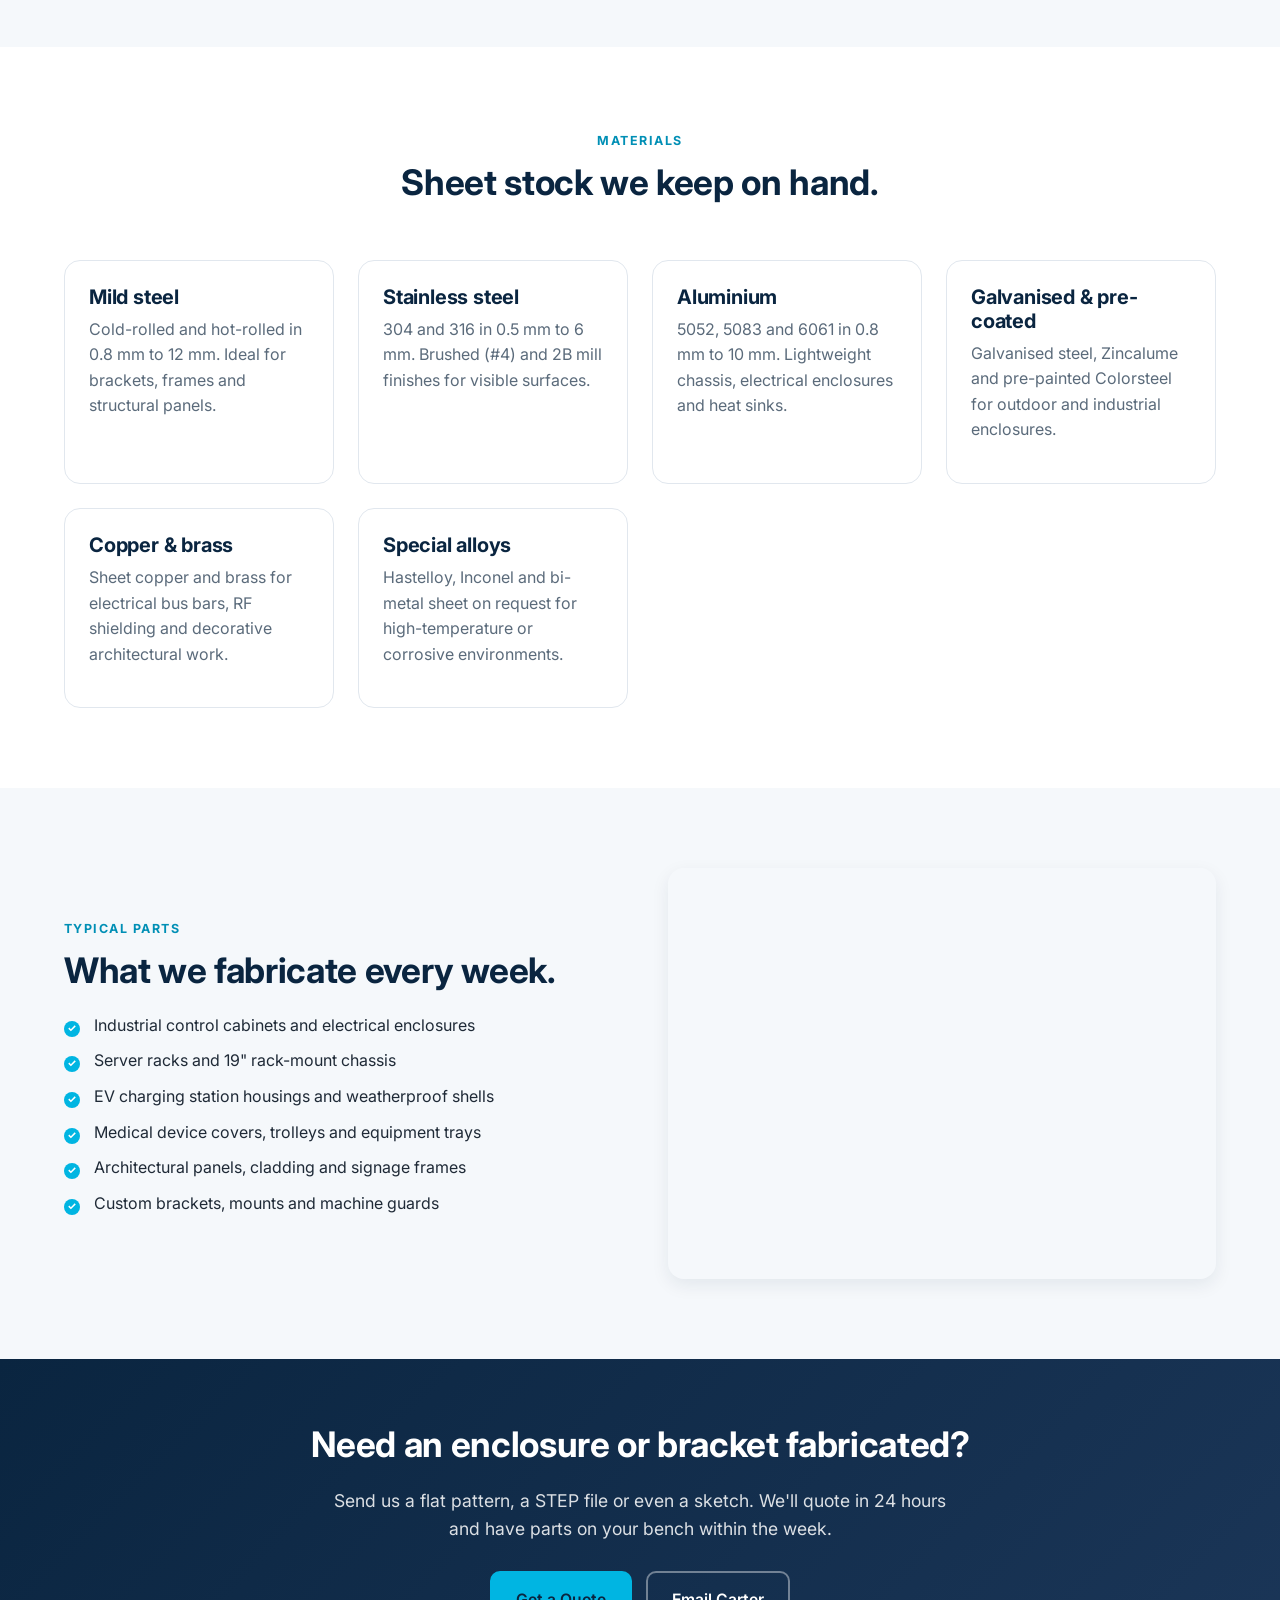
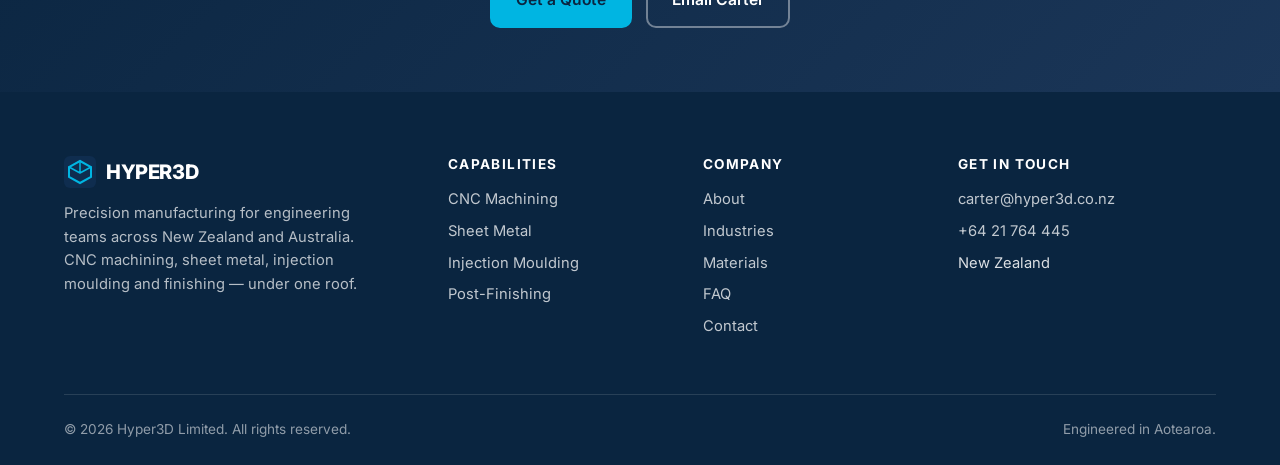
<file: capabilities/sheet-metal.html>
<!DOCTYPE html>
<html lang="en-NZ">
<head>
  <meta charset="UTF-8" />
  <meta name="viewport" content="width=device-width, initial-scale=1.0" />
  <title>Sheet Metal Fabrication — Hyper3D</title>
  <meta name="description" content="Laser cutting, press braking, welding and assembly. Stainless, aluminium, mild steel and copper enclosures, brackets, panels and chassis." />
  <link rel="preconnect" href="https://fonts.googleapis.com" />
  <link rel="preconnect" href="https://fonts.gstatic.com" crossorigin />
  <link href="https://fonts.googleapis.com/css2?family=Inter:wght@400;500;600;700;800&display=swap" rel="stylesheet" />
  <link rel="stylesheet" href="../css/styles.css?v=3" />
  <link rel="icon" type="image/svg+xml" href="data:image/svg+xml,%3Csvg xmlns='http://www.w3.org/2000/svg' viewBox='0 0 32 32'%3E%3Crect width='32' height='32' rx='6' fill='%230A2540'/%3E%3Cpath d='M16 5 L27 11 L27 21 L16 27 L5 21 L5 11 Z' stroke='%2300B5E2' stroke-width='2' fill='none'/%3E%3C/svg%3E" />
</head>
<body>

<header class="site-header">
  <div class="container">
    <a href="../index.html" class="logo" aria-label="Hyper3D home">
      <svg width="32" height="32" viewBox="0 0 32 32" fill="none" aria-hidden="true">
        <rect width="32" height="32" rx="6" fill="#0A2540"/>
        <path d="M16 5 L27 11 L27 21 L16 27 L5 21 L5 11 Z" stroke="#00B5E2" stroke-width="2" fill="none"/>
        <path d="M16 5 L16 17 M16 17 L5 11 M16 17 L27 11" stroke="#00B5E2" stroke-width="1.5" stroke-linecap="round"/>
      </svg>
      <span>HYPER3D</span>
    </a>
    <input type="checkbox" id="nav-toggle" class="nav-toggle" />
    <label for="nav-toggle" class="nav-toggle-label" aria-label="Toggle navigation"><span></span></label>
    <nav class="nav" aria-label="Main">
      <a href="../index.html">Home</a>
      <a href="index.html" class="active">Capabilities</a>
      <a href="../industries.html">Industries</a>
      <a href="../materials.html">Materials</a>
      <a href="../about.html">About</a>
      <a href="../contact.html" class="nav-cta">Get a Quote</a>
    </nav>
  </div>
</header>

<section class="page-hero">
  <div class="container">
    <span class="eyebrow">Capability</span>
    <h1>Sheet Metal Fabrication</h1>
    <p>Custom enclosures, brackets, panels and chassis — laser-cut, formed, welded and assembled to your drawing. Production-ready finishes done in-house.</p>
  </div>
</section>

<section class="section">
  <div class="container">
    <div class="two-col">
      <div class="col-img" style="background-image: url('https://images.unsplash.com/photo-1504917595217-d4dc5ebe6122?auto=format&fit=crop&w=1200&q=80');"></div>
      <div>
        <span class="eyebrow">Overview</span>
        <h2>From flat sheet to finished assembly.</h2>
        <p>Fibre laser cutting, CNC press braking, TIG and MIG welding, hardware insertion and final assembly — handled end to end. Your enclosure can leave the line powder-coated, screen-printed and with PEM hardware fitted, ready to install.</p>
        <p>We supply both prototype quantities (1–10 parts) for design validation and ongoing production runs measured in thousands per month.</p>
        <p style="margin-top: 24px;">
          <a href="../contact.html" class="btn btn-dark">Get a Sheet Metal Quote</a>
        </p>
      </div>
    </div>
  </div>
</section>

<section class="section section-soft">
  <div class="container">
    <div class="section-header">
      <span class="eyebrow">Specifications</span>
      <h2>What we can fabricate.</h2>
    </div>

    <div class="features">
      <div class="feature">
        <h3>Material thickness</h3>
        <p>0.5 mm to 12 mm in steels and aluminium. Up to 6 mm in stainless steel.</p>
      </div>
      <div class="feature">
        <h3>Maximum sheet size</h3>
        <p>3000 × 1500 mm laser bed. Larger panels handled by sectioning and welding.</p>
      </div>
      <div class="feature">
        <h3>Tolerances</h3>
        <p>Cut features ±0.1 mm. Bends ±0.5° on standard parts, tighter on request.</p>
      </div>
      <div class="feature">
        <h3>Welding</h3>
        <p>TIG, MIG, spot and stitch welding. Stainless seam welding and aluminium fabrication.</p>
      </div>
      <div class="feature">
        <h3>Hardware</h3>
        <p>PEM nuts, studs and standoffs installed. Riveting, threaded inserts, hinges and gasketing fitted.</p>
      </div>
      <div class="feature">
        <h3>Finishing</h3>
        <p>Powder coating in any RAL colour, anodising, brushed finishes, screen printing and laser engraving.</p>
      </div>
    </div>
  </div>
</section>

<section class="section">
  <div class="container">
    <div class="section-header">
      <span class="eyebrow">Materials</span>
      <h2>Sheet stock we keep on hand.</h2>
    </div>

    <div class="cards">
      <div class="card">
        <div class="card-body">
          <h3>Mild steel</h3>
          <p>Cold-rolled and hot-rolled in 0.8 mm to 12 mm. Ideal for brackets, frames and structural panels.</p>
        </div>
      </div>
      <div class="card">
        <div class="card-body">
          <h3>Stainless steel</h3>
          <p>304 and 316 in 0.5 mm to 6 mm. Brushed (#4) and 2B mill finishes for visible surfaces.</p>
        </div>
      </div>
      <div class="card">
        <div class="card-body">
          <h3>Aluminium</h3>
          <p>5052, 5083 and 6061 in 0.8 mm to 10 mm. Lightweight chassis, electrical enclosures and heat sinks.</p>
        </div>
      </div>
      <div class="card">
        <div class="card-body">
          <h3>Galvanised &amp; pre-coated</h3>
          <p>Galvanised steel, Zincalume and pre-painted Colorsteel for outdoor and industrial enclosures.</p>
        </div>
      </div>
      <div class="card">
        <div class="card-body">
          <h3>Copper &amp; brass</h3>
          <p>Sheet copper and brass for electrical bus bars, RF shielding and decorative architectural work.</p>
        </div>
      </div>
      <div class="card">
        <div class="card-body">
          <h3>Special alloys</h3>
          <p>Hastelloy, Inconel and bi-metal sheet on request for high-temperature or corrosive environments.</p>
        </div>
      </div>
    </div>
  </div>
</section>

<section class="section section-soft">
  <div class="container">
    <div class="two-col reverse">
      <div class="col-img" style="background-image: url('https://images.unsplash.com/photo-1568871391150-cb1b1f8b5a6c?auto=format&fit=crop&w=1200&q=80');"></div>
      <div>
        <span class="eyebrow">Typical parts</span>
        <h2>What we fabricate every week.</h2>
        <ul class="checklist">
          <li>Industrial control cabinets and electrical enclosures</li>
          <li>Server racks and 19" rack-mount chassis</li>
          <li>EV charging station housings and weatherproof shells</li>
          <li>Medical device covers, trolleys and equipment trays</li>
          <li>Architectural panels, cladding and signage frames</li>
          <li>Custom brackets, mounts and machine guards</li>
        </ul>
      </div>
    </div>
  </div>
</section>

<section class="cta-strip">
  <div class="container">
    <h2>Need an enclosure or bracket fabricated?</h2>
    <p>Send us a flat pattern, a STEP file or even a sketch. We'll quote in 24 hours and have parts on your bench within the week.</p>
    <div class="hero-ctas">
      <a href="../contact.html" class="btn btn-primary">Get a Quote</a>
      <a href="mailto:carter@hyper3d.co.nz" class="btn btn-secondary">Email Carter</a>
    </div>
  </div>
</section>

<footer class="site-footer">
  <div class="container">
    <div class="footer-grid">
      <div class="footer-brand">
        <div class="logo">
          <svg width="32" height="32" viewBox="0 0 32 32" fill="none" aria-hidden="true">
            <rect width="32" height="32" rx="6" fill="#0F2D4F"/>
            <path d="M16 5 L27 11 L27 21 L16 27 L5 21 L5 11 Z" stroke="#00B5E2" stroke-width="2" fill="none"/>
            <path d="M16 5 L16 17 M16 17 L5 11 M16 17 L27 11" stroke="#00B5E2" stroke-width="1.5" stroke-linecap="round"/>
          </svg>
          <span>HYPER3D</span>
        </div>
        <p>Precision manufacturing for engineering teams across New Zealand and Australia. CNC machining, sheet metal, injection moulding and finishing — under one roof.</p>
      </div>
      <div>
        <h4>Capabilities</h4>
        <ul>
          <li><a href="cnc-machining.html">CNC Machining</a></li>
          <li><a href="sheet-metal.html">Sheet Metal</a></li>
          <li><a href="injection-moulding.html">Injection Moulding</a></li>
          <li><a href="post-finishing.html">Post-Finishing</a></li>
        </ul>
      </div>
      <div>
        <h4>Company</h4>
        <ul>
          <li><a href="../about.html">About</a></li>
          <li><a href="../industries.html">Industries</a></li>
          <li><a href="../materials.html">Materials</a></li>
          <li><a href="../faq.html">FAQ</a></li>
          <li><a href="../contact.html">Contact</a></li>
        </ul>
      </div>
      <div>
        <h4>Get in touch</h4>
        <ul>
          <li><a href="mailto:carter@hyper3d.co.nz">carter@hyper3d.co.nz</a></li>
          <li><a href="tel:+64217644445">+64 21 764 445</a></li>
          <li>New Zealand</li>
        </ul>
      </div>
    </div>
    <div class="footer-bottom">
      <div>© 2026 Hyper3D Limited. All rights reserved.</div>
      <div>Engineered in Aotearoa.</div>
    </div>
  </div>
</footer>

</body>
</html>
</file>
<file: css/styles.css>
/* ============================================
   Hyper3D — Precision Manufacturing for ANZ
   Stylesheet
   ============================================ */

:root {
  --navy: #0A2540;
  --navy-700: #0F2D4F;
  --navy-soft: #1B3658;
  --cyan: #00B5E2;
  --cyan-dark: #008FB5;
  --white: #FFFFFF;
  --bg-soft: #F5F8FB;
  --bg-strip: #EEF3F8;
  --text: #1F2A37;
  --muted: #5B6B7B;
  --border: #E1E7EE;
  --border-strong: #C7D1DC;
  --success: #1FA971;
  --max: 1200px;
  --r-sm: 6px;
  --r-md: 10px;
  --r-lg: 16px;
  --shadow-sm: 0 1px 2px rgba(10, 37, 64, 0.06);
  --shadow-md: 0 6px 18px rgba(10, 37, 64, 0.08);
  --shadow-lg: 0 16px 40px rgba(10, 37, 64, 0.12);
  --transition: 180ms ease;
}

* { box-sizing: border-box; }

html { scroll-behavior: smooth; }

body {
  margin: 0;
  font-family: 'Inter', -apple-system, BlinkMacSystemFont, 'Segoe UI', Roboto, sans-serif;
  font-size: 16px;
  line-height: 1.6;
  color: var(--text);
  background: var(--white);
  -webkit-font-smoothing: antialiased;
}

img { max-width: 100%; height: auto; display: block; }

a { color: var(--navy); text-decoration: none; transition: color var(--transition); }
a:hover { color: var(--cyan-dark); }

h1, h2, h3, h4 {
  font-family: 'Inter', sans-serif;
  font-weight: 700;
  line-height: 1.2;
  color: var(--navy);
  margin: 0 0 0.6em;
  letter-spacing: -0.01em;
}

h1 { font-size: clamp(2rem, 4.4vw, 3.4rem); }
h2 { font-size: clamp(1.6rem, 3vw, 2.2rem); }
h3 { font-size: 1.25rem; }
h4 { font-size: 1.05rem; }

p { margin: 0 0 1em; }
ul, ol { padding-left: 1.25em; margin: 0 0 1em; }
li { margin-bottom: 0.35em; }

.container {
  max-width: var(--max);
  margin: 0 auto;
  padding: 0 24px;
}

.eyebrow {
  display: inline-block;
  font-size: 0.78rem;
  letter-spacing: 0.12em;
  text-transform: uppercase;
  color: var(--cyan-dark);
  font-weight: 700;
  margin-bottom: 0.8em;
}

.muted { color: var(--muted); }

/* ============= HEADER ============= */

.site-header {
  position: sticky;
  top: 0;
  z-index: 50;
  background: rgba(255,255,255,0.96);
  backdrop-filter: saturate(140%) blur(8px);
  border-bottom: 1px solid var(--border);
}

.site-header .container {
  display: flex;
  align-items: center;
  justify-content: space-between;
  height: 72px;
}

.logo {
  display: flex;
  align-items: center;
  gap: 10px;
  font-weight: 800;
  font-size: 1.25rem;
  letter-spacing: -0.02em;
  color: var(--navy);
}

.logo svg { display: block; }

.nav {
  display: flex;
  align-items: center;
  gap: 28px;
}

.nav a {
  font-size: 0.95rem;
  font-weight: 500;
  color: var(--text);
}

.nav a:hover, .nav a.active { color: var(--cyan-dark); }

.nav-cta {
  background: var(--navy);
  color: var(--white) !important;
  padding: 10px 18px;
  border-radius: var(--r-md);
  font-weight: 600;
  transition: background var(--transition), transform var(--transition);
}

.nav-cta:hover { background: var(--cyan-dark); color: var(--white) !important; transform: translateY(-1px); }

/* Mobile nav toggle (CSS-only) */
.nav-toggle { display: none; }
.nav-toggle-label {
  display: none;
  cursor: pointer;
  width: 28px;
  height: 22px;
  position: relative;
}
.nav-toggle-label span,
.nav-toggle-label span:before,
.nav-toggle-label span:after {
  display: block;
  background: var(--navy);
  height: 2px;
  width: 28px;
  position: absolute;
  border-radius: 2px;
  transition: all var(--transition);
}
.nav-toggle-label span { top: 10px; }
.nav-toggle-label span:before { content: ''; top: -8px; }
.nav-toggle-label span:after { content: ''; top: 8px; }

@media (max-width: 880px) {
  .nav-toggle-label { display: block; }
  .nav {
    position: absolute;
    top: 72px;
    left: 0;
    right: 0;
    background: white;
    flex-direction: column;
    align-items: stretch;
    padding: 16px 24px 24px;
    border-bottom: 1px solid var(--border);
    transform: translateY(calc(-100% - 72px));
    visibility: hidden;
    transition: transform var(--transition), visibility 0s linear var(--transition);
    gap: 16px;
  }
  .nav a { padding: 8px 0; border-bottom: 1px solid var(--border); }
  .nav a:last-child { border-bottom: none; }
  .nav .nav-cta { padding: 12px 18px; margin-top: 8px; }
  .nav-toggle:checked ~ .nav {
    transform: translateY(0);
    visibility: visible;
    transition: transform var(--transition), visibility 0s linear 0s;
  }
}

/* ============= HERO ============= */

.hero {
  position: relative;
  min-height: 620px;
  display: flex;
  align-items: center;
  background: linear-gradient(135deg, var(--navy) 0%, var(--navy-soft) 100%);
  color: var(--white);
  overflow: hidden;
}

.hero-bg {
  position: absolute;
  inset: 0;
  background-size: cover;
  background-position: center;
  opacity: 0.35;
  z-index: 0;
}

.hero::after {
  content: '';
  position: absolute;
  inset: 0;
  background: linear-gradient(120deg, rgba(10,37,64,0.85) 0%, rgba(10,37,64,0.55) 60%, rgba(10,37,64,0.3) 100%);
  z-index: 1;
}

.hero .container {
  position: relative;
  z-index: 2;
  padding-top: 64px;
  padding-bottom: 64px;
  max-width: 920px;
}

.hero h1 { color: var(--white); margin-bottom: 0.4em; }
.hero p.lead { font-size: 1.2rem; color: rgba(255,255,255,0.9); max-width: 640px; margin-bottom: 2em; }

.hero-ctas { display: flex; flex-wrap: wrap; gap: 14px; }

.hero .eyebrow { color: var(--cyan); }

/* Sub-page hero (smaller, simpler) */
.page-hero {
  background: linear-gradient(135deg, var(--navy) 0%, var(--navy-soft) 100%);
  color: var(--white);
  padding: 96px 0 72px;
}

.page-hero h1 { color: var(--white); margin-bottom: 0.3em; }
.page-hero p { color: rgba(255,255,255,0.85); font-size: 1.15rem; max-width: 720px; margin: 0; }
.page-hero .eyebrow { color: var(--cyan); }

/* ============= BUTTONS ============= */

.btn {
  display: inline-flex;
  align-items: center;
  justify-content: center;
  gap: 8px;
  padding: 14px 24px;
  border-radius: var(--r-md);
  font-weight: 600;
  font-size: 0.98rem;
  border: 2px solid transparent;
  cursor: pointer;
  transition: all var(--transition);
  text-align: center;
}

.btn-primary {
  background: var(--cyan);
  color: var(--navy) !important;
  border-color: var(--cyan);
}

.btn-primary:hover {
  background: var(--white);
  border-color: var(--white);
  color: var(--navy) !important;
  transform: translateY(-2px);
  box-shadow: var(--shadow-md);
}

.btn-secondary {
  background: transparent;
  color: var(--white) !important;
  border-color: rgba(255,255,255,0.4);
}

.btn-secondary:hover {
  background: rgba(255,255,255,0.1);
  border-color: var(--white);
  color: var(--white) !important;
}

.btn-dark {
  background: var(--navy);
  color: var(--white) !important;
  border-color: var(--navy);
}
.btn-dark:hover { background: var(--cyan-dark); border-color: var(--cyan-dark); color: var(--white) !important; transform: translateY(-2px); }

.btn-outline {
  background: transparent;
  color: var(--navy) !important;
  border-color: var(--navy);
}
.btn-outline:hover { background: var(--navy); color: var(--white) !important; }

/* ============= SECTIONS ============= */

.section { padding: 80px 0; }
.section-tight { padding: 56px 0; }
.section-soft { background: var(--bg-soft); }
.section-strip { background: var(--bg-strip); }

.section-header { text-align: center; max-width: 720px; margin: 0 auto 56px; }
.section-header p { color: var(--muted); font-size: 1.1rem; }

/* ============= STATS ============= */

.stats {
  display: grid;
  grid-template-columns: repeat(4, 1fr);
  gap: 0;
  background: var(--white);
  border: 1px solid var(--border);
  border-radius: var(--r-lg);
  overflow: hidden;
  box-shadow: var(--shadow-sm);
}

.stat {
  padding: 32px 24px;
  text-align: center;
  border-right: 1px solid var(--border);
}
.stat:last-child { border-right: none; }

.stat-number {
  font-size: 2.4rem;
  font-weight: 800;
  color: var(--navy);
  line-height: 1.1;
  letter-spacing: -0.02em;
}
.stat-number .unit { font-size: 1.4rem; color: var(--cyan-dark); margin-left: 2px; }

.stat-label {
  margin-top: 6px;
  color: var(--muted);
  font-size: 0.92rem;
  font-weight: 500;
}

@media (max-width: 720px) {
  .stats { grid-template-columns: repeat(2, 1fr); }
  .stat:nth-child(2) { border-right: none; }
  .stat:nth-child(1), .stat:nth-child(2) { border-bottom: 1px solid var(--border); }
}

/* ============= CAPABILITY CARDS ============= */

.cards {
  display: grid;
  grid-template-columns: repeat(auto-fit, minmax(260px, 1fr));
  gap: 24px;
}

.card {
  background: var(--white);
  border: 1px solid var(--border);
  border-radius: var(--r-lg);
  overflow: hidden;
  transition: transform var(--transition), box-shadow var(--transition), border-color var(--transition);
  display: flex;
  flex-direction: column;
}

.card:hover {
  transform: translateY(-4px);
  box-shadow: var(--shadow-md);
  border-color: var(--cyan);
}

.card-image {
  aspect-ratio: 16/10;
  background: var(--bg-soft);
  background-size: cover;
  background-position: center;
}

.card-body { padding: 24px; flex: 1; display: flex; flex-direction: column; }
.card-body h3 { margin-bottom: 0.4em; }
.card-body p { color: var(--muted); flex: 1; }

.card-link {
  margin-top: 12px;
  font-weight: 600;
  color: var(--cyan-dark);
  display: inline-flex;
  align-items: center;
  gap: 6px;
}
.card-link:hover { color: var(--navy); }
.card-link::after { content: '→'; transition: transform var(--transition); }
.card-link:hover::after { transform: translateX(4px); }

/* ============= TWO-COL LAYOUT ============= */

.two-col {
  display: grid;
  grid-template-columns: 1fr 1fr;
  gap: 56px;
  align-items: center;
}
.two-col img,
.two-col .col-img {
  border-radius: var(--r-lg);
  aspect-ratio: 4/3;
  background-size: cover;
  background-position: center;
  width: 100%;
  box-shadow: var(--shadow-md);
}
.two-col.reverse > :first-child { order: 2; }

@media (max-width: 880px) {
  .two-col { grid-template-columns: 1fr; gap: 32px; }
  .two-col.reverse > :first-child { order: 0; }
}

/* ============= PROCESS / TIMELINE ============= */

.process {
  display: grid;
  grid-template-columns: repeat(4, 1fr);
  gap: 24px;
  counter-reset: step;
}

.process-step {
  position: relative;
  padding: 28px 24px;
  background: var(--white);
  border: 1px solid var(--border);
  border-radius: var(--r-lg);
  counter-increment: step;
}

.process-step::before {
  content: counter(step, decimal-leading-zero);
  display: block;
  font-size: 1.6rem;
  font-weight: 800;
  color: var(--cyan);
  letter-spacing: -0.04em;
  margin-bottom: 14px;
}

.process-step h3 { font-size: 1.1rem; margin-bottom: 0.3em; }
.process-step p { color: var(--muted); font-size: 0.95rem; margin: 0; }

@media (max-width: 880px) {
  .process { grid-template-columns: repeat(2, 1fr); }
}
@media (max-width: 520px) {
  .process { grid-template-columns: 1fr; }
}

/* ============= FEATURE LIST ============= */

.features {
  display: grid;
  grid-template-columns: repeat(auto-fit, minmax(260px, 1fr));
  gap: 24px;
}

.feature {
  padding: 24px;
  background: var(--white);
  border: 1px solid var(--border);
  border-radius: var(--r-lg);
}
.feature h3 { font-size: 1.05rem; margin-bottom: 0.3em; }
.feature p { color: var(--muted); margin: 0; font-size: 0.95rem; }

.feature-icon {
  width: 44px;
  height: 44px;
  background: rgba(0, 181, 226, 0.12);
  color: var(--cyan-dark);
  border-radius: var(--r-md);
  display: flex;
  align-items: center;
  justify-content: center;
  margin-bottom: 16px;
}

/* ============= INDUSTRIES ============= */

.industry-grid {
  display: grid;
  grid-template-columns: repeat(3, 1fr);
  gap: 24px;
}

.industry-tile {
  position: relative;
  border-radius: var(--r-lg);
  overflow: hidden;
  aspect-ratio: 4/5;
  background-size: cover;
  background-position: center;
  display: flex;
  align-items: flex-end;
  padding: 28px;
  color: var(--white);
}

.industry-tile::after {
  content: '';
  position: absolute;
  inset: 0;
  background: linear-gradient(0deg, rgba(10,37,64,0.85) 0%, rgba(10,37,64,0.2) 60%);
  z-index: 0;
}
.industry-tile > * { position: relative; z-index: 1; }

.industry-tile h3 { color: var(--white); margin-bottom: 0.2em; }
.industry-tile p { color: rgba(255,255,255,0.9); margin: 0; font-size: 0.95rem; }

@media (max-width: 880px) {
  .industry-grid { grid-template-columns: 1fr; }
}

/* ============= CTA STRIP ============= */

.cta-strip {
  background: linear-gradient(135deg, var(--navy) 0%, var(--navy-soft) 100%);
  color: var(--white);
  padding: 64px 0;
  text-align: center;
}

.cta-strip h2 { color: var(--white); }
.cta-strip p { color: rgba(255,255,255,0.85); max-width: 640px; margin: 0 auto 28px; font-size: 1.1rem; }
.cta-strip .hero-ctas { justify-content: center; }

/* ============= TABLE (materials) ============= */

.materials-table {
  width: 100%;
  border-collapse: collapse;
  background: var(--white);
  border: 1px solid var(--border);
  border-radius: var(--r-lg);
  overflow: hidden;
}

.materials-table th,
.materials-table td {
  padding: 14px 18px;
  text-align: left;
  border-bottom: 1px solid var(--border);
  font-size: 0.95rem;
}

.materials-table th {
  background: var(--bg-strip);
  color: var(--navy);
  font-weight: 600;
  font-size: 0.85rem;
  letter-spacing: 0.04em;
  text-transform: uppercase;
}

.materials-table tr:last-child td { border-bottom: none; }
.materials-table tr:hover td { background: var(--bg-soft); }

.materials-section { margin-bottom: 48px; }
.materials-section h3 { color: var(--navy); margin-bottom: 16px; }

/* ============= FAQ ============= */

.faq-item {
  background: var(--white);
  border: 1px solid var(--border);
  border-radius: var(--r-md);
  margin-bottom: 12px;
  overflow: hidden;
}

.faq-item summary {
  padding: 20px 24px;
  cursor: pointer;
  font-weight: 600;
  color: var(--navy);
  list-style: none;
  position: relative;
  padding-right: 56px;
}
.faq-item summary::-webkit-details-marker { display: none; }
.faq-item summary::after {
  content: '+';
  position: absolute;
  right: 24px;
  top: 50%;
  transform: translateY(-50%);
  font-size: 1.4rem;
  color: var(--cyan-dark);
  font-weight: 400;
  transition: transform var(--transition);
}
.faq-item[open] summary::after { content: '−'; }

.faq-item .faq-body {
  padding: 0 24px 24px;
  color: var(--muted);
}
.faq-item .faq-body p:last-child { margin-bottom: 0; }

/* ============= CONTACT ============= */

.contact-grid {
  display: grid;
  grid-template-columns: 1fr 1fr;
  gap: 56px;
}

@media (max-width: 880px) {
  .contact-grid { grid-template-columns: 1fr; }
}

.contact-info dl { margin: 0; }
.contact-info dt {
  font-size: 0.78rem;
  letter-spacing: 0.1em;
  text-transform: uppercase;
  color: var(--muted);
  font-weight: 600;
  margin-top: 24px;
}
.contact-info dt:first-child { margin-top: 0; }
.contact-info dd {
  margin: 6px 0 0;
  font-size: 1.05rem;
  color: var(--text);
}
.contact-info a { color: var(--navy); font-weight: 600; }
.contact-info a:hover { color: var(--cyan-dark); }

.form-group { margin-bottom: 18px; }
.form-group label {
  display: block;
  font-size: 0.85rem;
  font-weight: 600;
  color: var(--navy);
  margin-bottom: 6px;
}
.form-group input,
.form-group select,
.form-group textarea {
  width: 100%;
  padding: 12px 14px;
  font-family: inherit;
  font-size: 1rem;
  color: var(--text);
  background: var(--white);
  border: 1px solid var(--border-strong);
  border-radius: var(--r-md);
  transition: border-color var(--transition), box-shadow var(--transition);
}
.form-group input:focus,
.form-group select:focus,
.form-group textarea:focus {
  outline: none;
  border-color: var(--cyan);
  box-shadow: 0 0 0 3px rgba(0, 181, 226, 0.15);
}

.form-row {
  display: grid;
  grid-template-columns: 1fr 1fr;
  gap: 16px;
}
@media (max-width: 520px) { .form-row { grid-template-columns: 1fr; } }

.form-note { font-size: 0.85rem; color: var(--muted); margin-top: 12px; }

/* ============= FOOTER ============= */

.site-footer {
  background: var(--navy);
  color: rgba(255,255,255,0.85);
  padding: 64px 0 24px;
  font-size: 0.92rem;
}

.footer-grid {
  display: grid;
  grid-template-columns: 1.6fr 1fr 1fr 1.2fr;
  gap: 40px;
  margin-bottom: 48px;
}

.footer-grid h4 {
  color: var(--white);
  font-size: 0.85rem;
  letter-spacing: 0.1em;
  text-transform: uppercase;
  margin-bottom: 16px;
}

.footer-grid ul { list-style: none; padding: 0; margin: 0; }
.footer-grid li { margin-bottom: 8px; }
.footer-grid a { color: rgba(255,255,255,0.75); }
.footer-grid a:hover { color: var(--cyan); }

.footer-brand .logo { color: var(--white); margin-bottom: 14px; }
.footer-brand p { color: rgba(255,255,255,0.7); max-width: 320px; }

.footer-bottom {
  border-top: 1px solid rgba(255,255,255,0.12);
  padding-top: 24px;
  display: flex;
  justify-content: space-between;
  flex-wrap: wrap;
  gap: 12px;
  color: rgba(255,255,255,0.55);
  font-size: 0.85rem;
}

@media (max-width: 880px) {
  .footer-grid { grid-template-columns: 1fr 1fr; }
}
@media (max-width: 520px) {
  .footer-grid { grid-template-columns: 1fr; }
}

/* ============= UTILITY ============= */

.text-center { text-align: center; }
.mt-0 { margin-top: 0; }
.mb-0 { margin-bottom: 0; }
.mb-sm { margin-bottom: 12px; }
.mb-md { margin-bottom: 24px; }
.mb-lg { margin-bottom: 40px; }

.badge {
  display: inline-flex;
  align-items: center;
  gap: 6px;
  background: rgba(0, 181, 226, 0.12);
  color: var(--cyan-dark);
  padding: 4px 10px;
  border-radius: 999px;
  font-size: 0.78rem;
  font-weight: 600;
  letter-spacing: 0.04em;
  text-transform: uppercase;
}

.checklist { list-style: none; padding: 0; }
.checklist li {
  position: relative;
  padding-left: 30px;
  margin-bottom: 10px;
  color: var(--text);
}
.checklist li::before {
  content: '';
  position: absolute;
  left: 0;
  top: 8px;
  width: 16px;
  height: 16px;
  border-radius: 50%;
  background: var(--cyan);
  background-image: url("data:image/svg+xml,%3Csvg xmlns='http://www.w3.org/2000/svg' viewBox='0 0 16 16' fill='%23fff'%3E%3Cpath d='M6.5 11L3 7.5l1.4-1.4L6.5 8.2l5.1-5.1L13 4.5z'/%3E%3C/svg%3E");
  background-position: center;
  background-size: 12px;
  background-repeat: no-repeat;
}

.divider {
  height: 1px;
  background: var(--border);
  margin: 48px 0;
  border: none;
}

@media (max-width: 720px) {
  .section { padding: 56px 0; }
  .hero { min-height: 520px; }
  .page-hero { padding: 72px 0 56px; }
}
</file>
